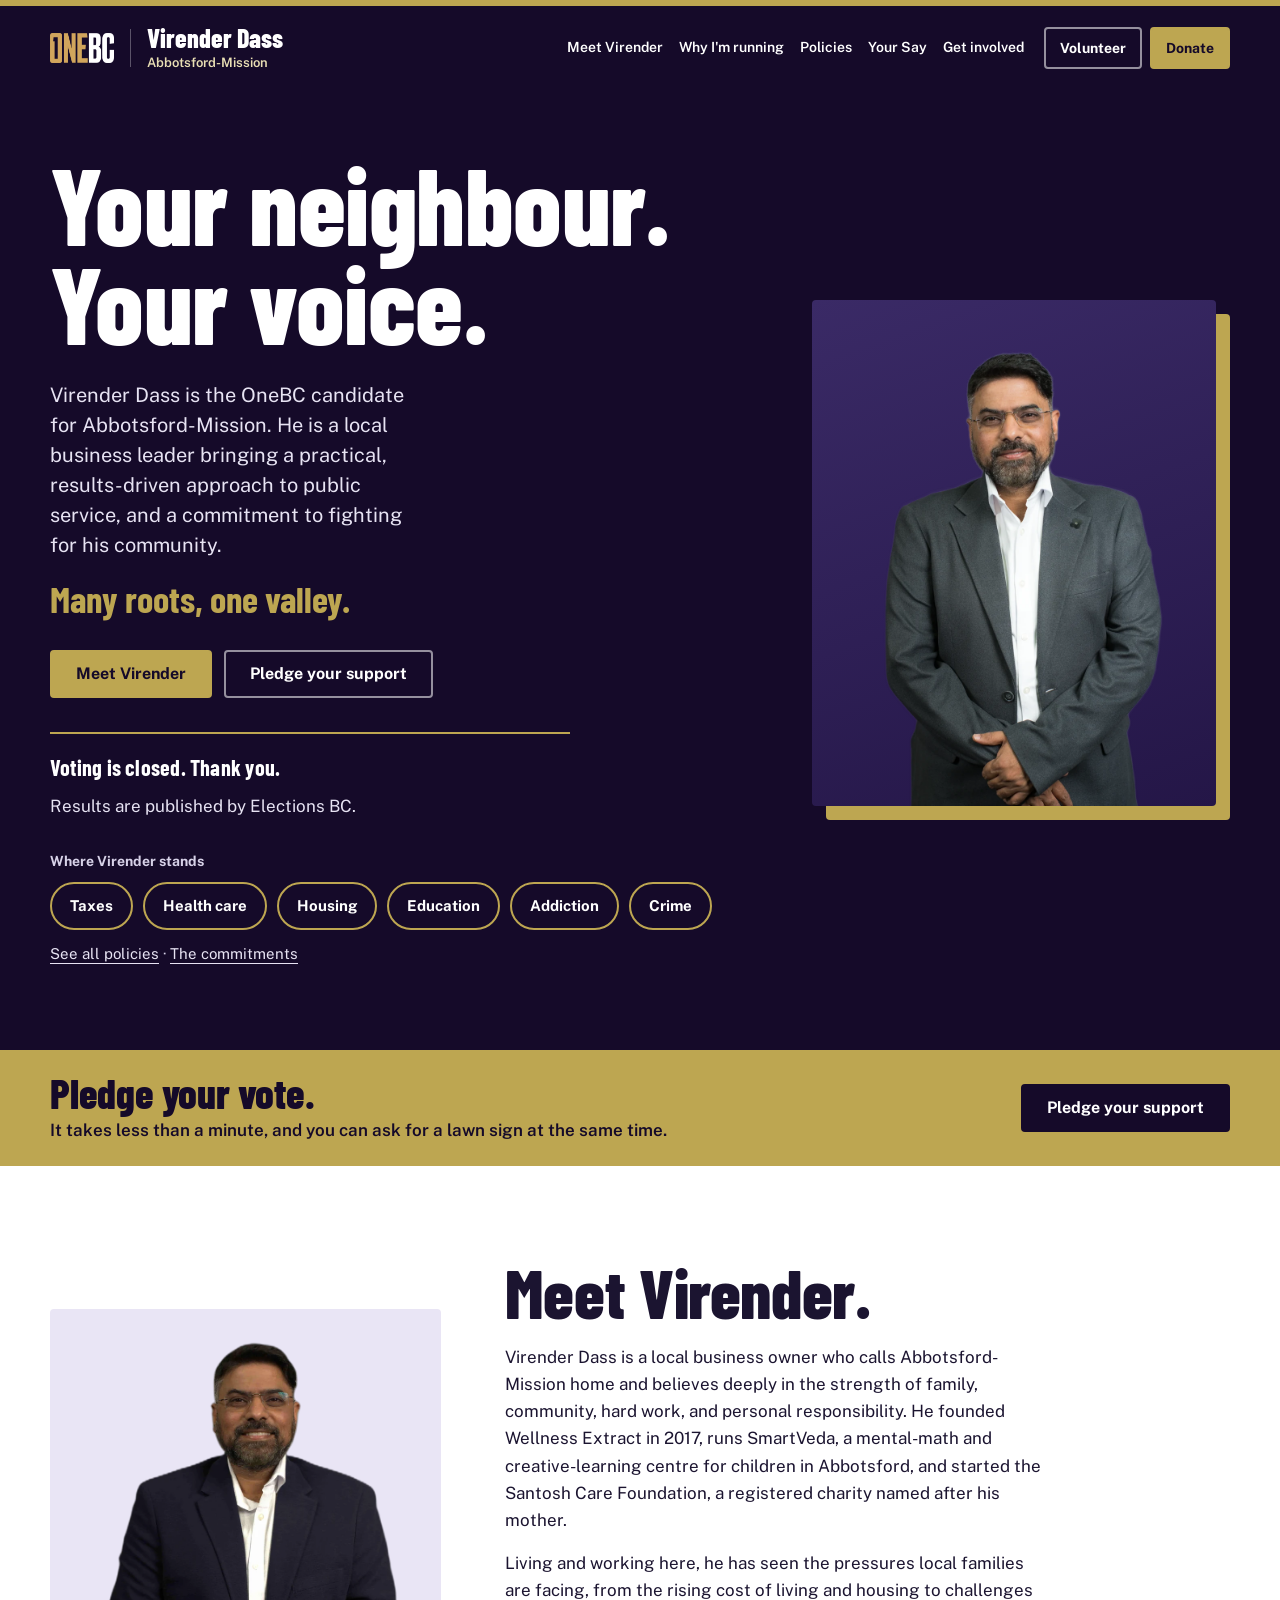
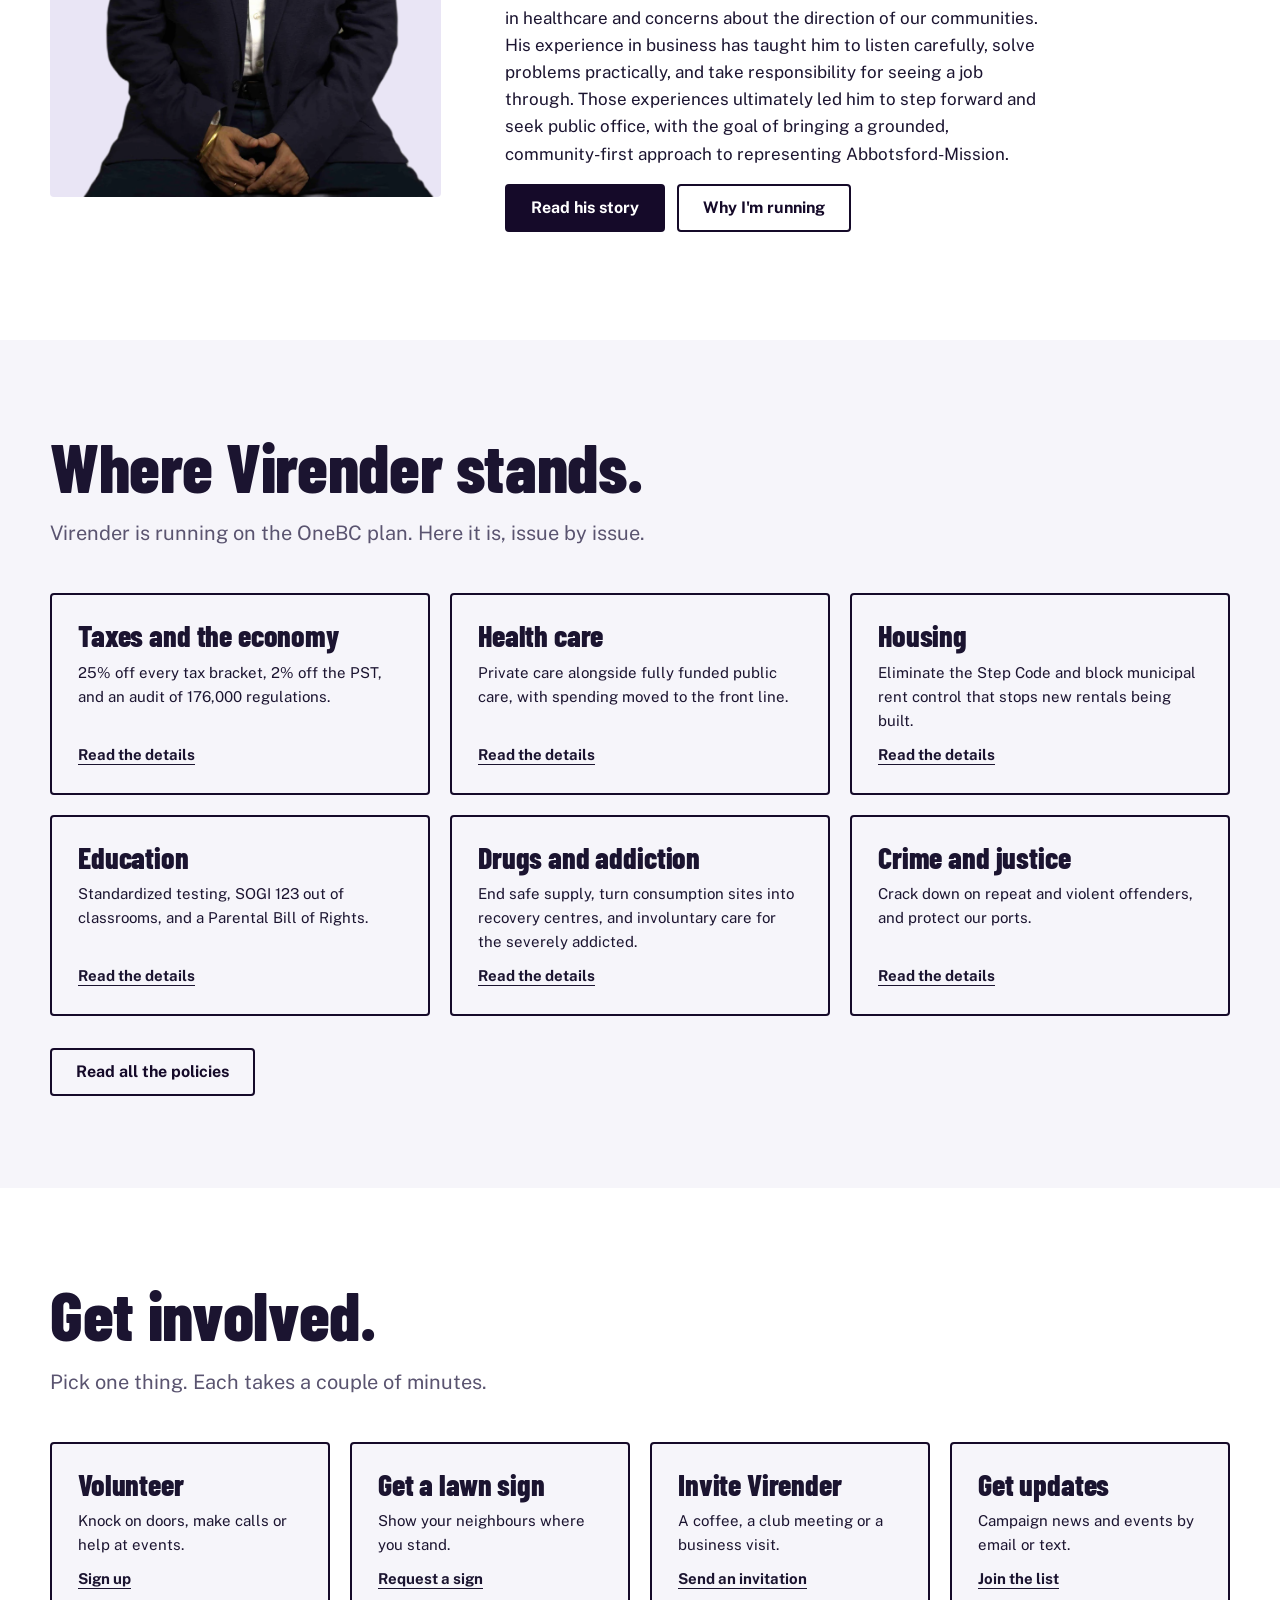
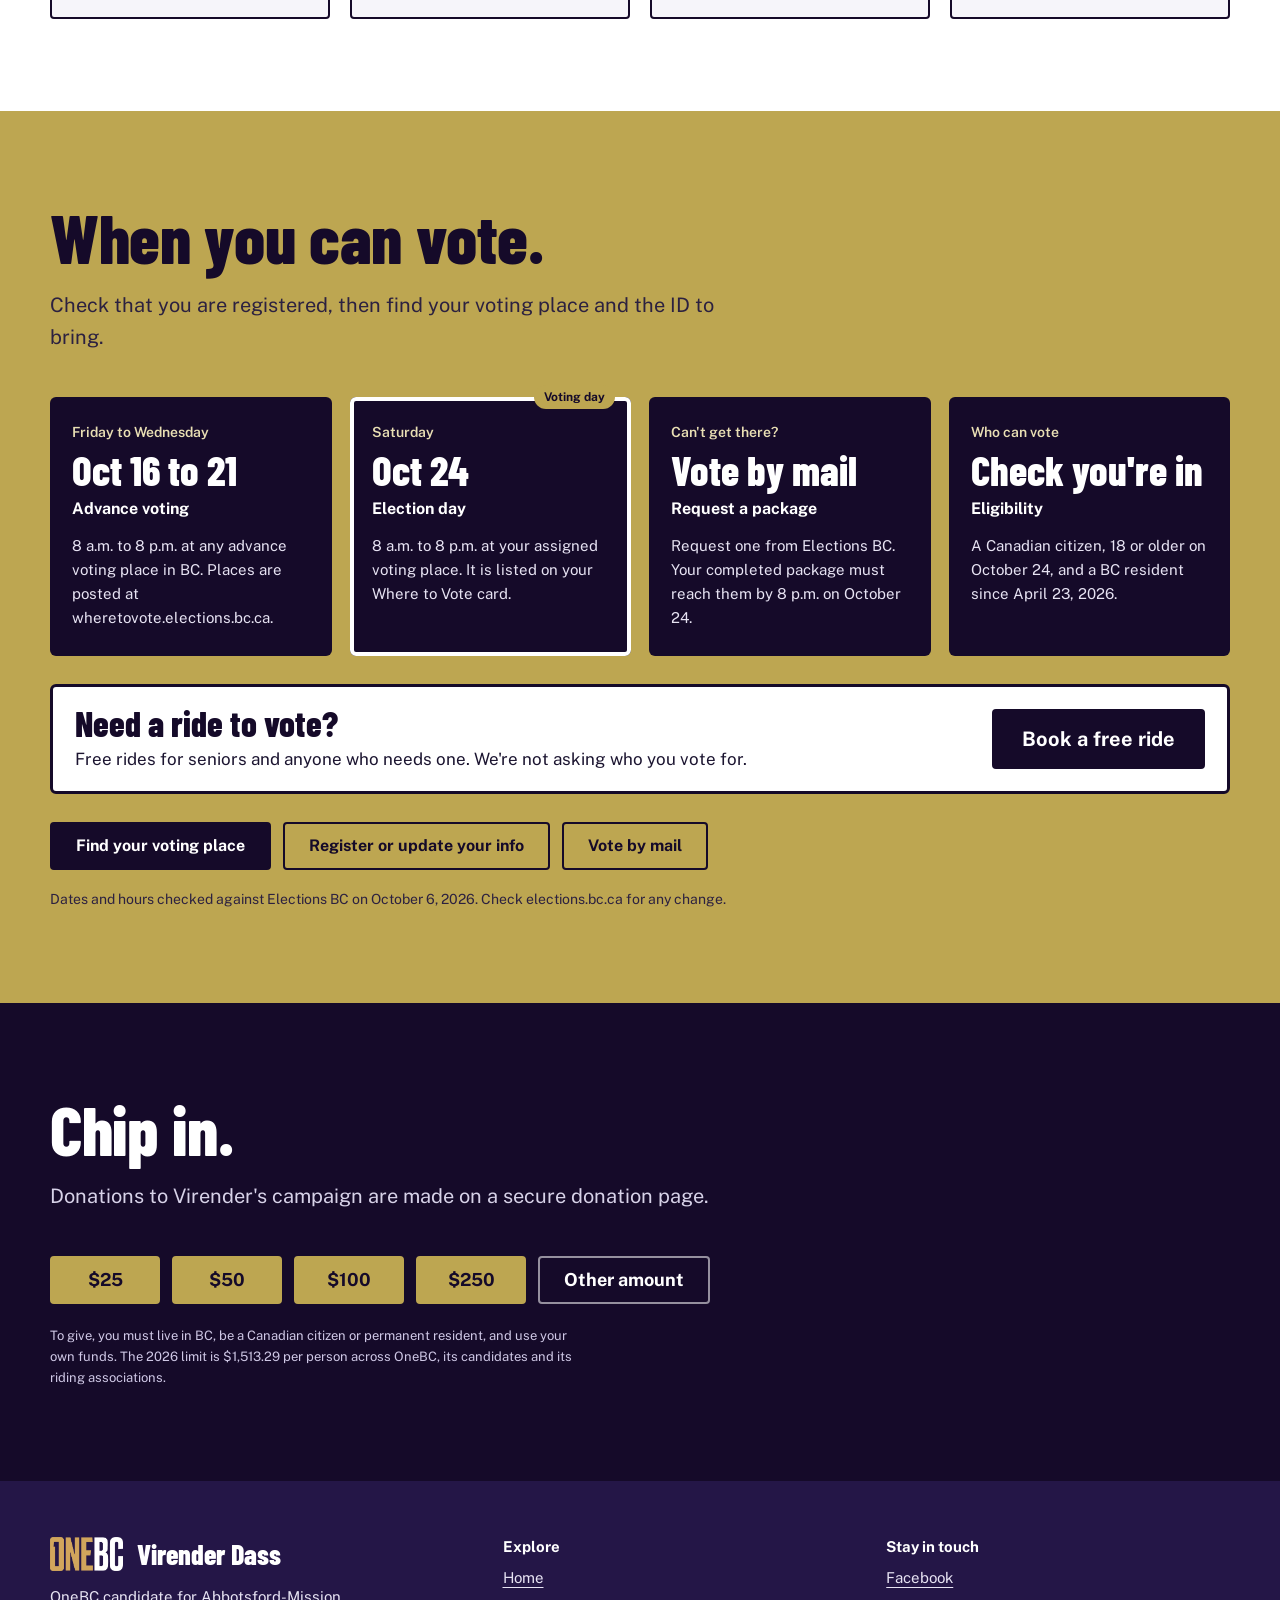
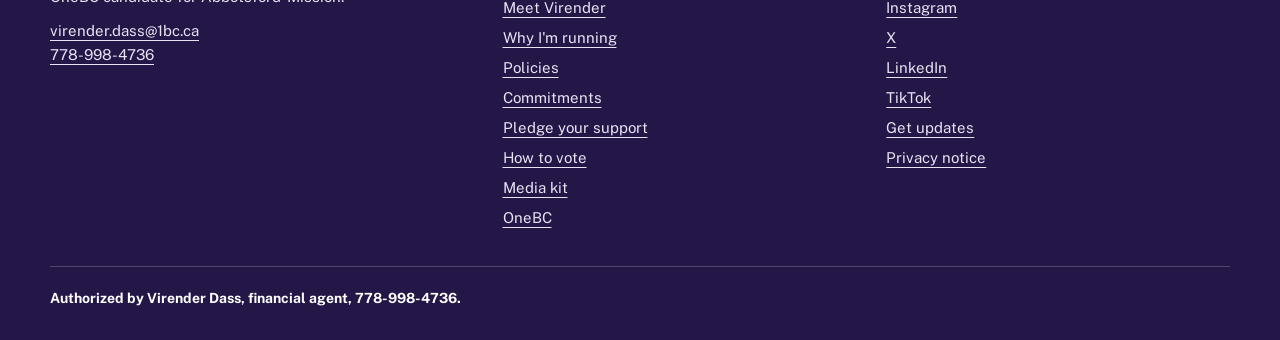
<file: index.html>
<!doctype html>
<html lang="en-CA">
<head>
<meta charset="utf-8">
<meta name="viewport" content="width=device-width,initial-scale=1">
<title>Virender Dass | OneBC Candidate, Abbotsford-Mission 2026</title>
<meta name="description" content="Virender Dass is the OneBC candidate for Abbotsford-Mission. Many roots, one valley. Meet him, read where he stands, and find out how to vote on October 24.">
<link rel="canonical" href="https://virenderdass.ca/">
<meta name="theme-color" content="#150A29">
<meta property="og:title" content="Virender Dass | OneBC Candidate, Abbotsford-Mission 2026">
<meta property="og:description" content="Virender Dass is the OneBC candidate for Abbotsford-Mission. Many roots, one valley. Meet him, read where he stands, and find out how to vote on October 24.">
<meta property="og:type" content="website">
<meta property="og:url" content="https://virenderdass.ca/">
<meta property="og:image" content="https://virenderdass.ca/assets/img/share-card.jpg">
<meta property="og:image:width" content="1200">
<meta property="og:image:height" content="630">
<meta property="og:image:alt" content="Virender Dass, OneBC candidate for Abbotsford-Mission">
<meta name="twitter:card" content="summary_large_image">
<meta name="twitter:image" content="https://virenderdass.ca/assets/img/share-card.jpg">
<link rel="icon" type="image/png" sizes="96x96" href="/favicon-96.png">
<link rel="icon" href="/favicon.ico" sizes="any">
<link rel="icon" type="image/png" sizes="192x192" href="/favicon-192.png">
<link rel="apple-touch-icon" href="/apple-touch-icon.png">
<link rel="preconnect" href="https://fonts.googleapis.com">
<link rel="preconnect" href="https://fonts.gstatic.com" crossorigin>
<link href="https://fonts.googleapis.com/css2?family=Barlow+Condensed:wght@600;700;800&family=Public+Sans:wght@400;600;700&display=swap" rel="stylesheet">
<link rel="preload" as="image" href="/assets/img/virender-hero.webp" type="image/webp" fetchpriority="high">
<link rel="stylesheet" href="assets/style.css">
<meta name="google-site-verification" content="gEOGqkCtDQ3HSSm0iR-bNP9rCApouEtlYIcQzOANTzs" />
<script type="application/ld+json">
{
  "@context": "https://schema.org",
  "@graph": [
    {
      "@type": "Person",
      "@id": "https://virenderdass.ca/#virender",
      "name": "Virender Dass",
      "url": "https://virenderdass.ca/",
      "image": "https://virenderdass.ca/assets/img/virender-portrait.jpg",
      "jobTitle": "OneBC candidate for Abbotsford-Mission",
      "description": "Virender Dass is the OneBC candidate for Abbotsford-Mission, a local business owner running in the 2026 BC election.",
      "affiliation": {
        "@type": "Organization",
        "name": "OneBC",
        "url": "https://1bc.ca/"
      },
      "sameAs": [
        "https://www.facebook.com/people/Virender-Dass-for-Abbotsford-Mission/61595107021778/",
        "https://www.instagram.com/virenderdassbc/",
        "https://x.com/virenderdassbc",
        "https://www.linkedin.com/company/virenderdassabbotsfordmission/",
        "https://www.tiktok.com/@virender.dass"
      ]
    },
    {
      "@type": "WebSite",
      "@id": "https://virenderdass.ca/#website",
      "url": "https://virenderdass.ca/",
      "name": "Virender Dass for Abbotsford-Mission",
      "inLanguage": "en-CA",
      "publisher": {
        "@id": "https://virenderdass.ca/#virender"
      }
    }
  ]
}
</script>
</head>
<body id="top">
<a class="skip" href="#main">Skip to content</a>
<header class="site-header">
  <div class="wrap bar">
    <a class="lockup" href="/" aria-label="Virender Dass, OneBC candidate for Abbotsford-Mission. Home">
      <img class="party-logo" src="assets/onebc-logo-reversed.png" alt="OneBC" width="73" height="34">
      <span class="rule" aria-hidden="true"></span>
      <span><span class="name">Virender Dass</span><span class="sub">Abbotsford-Mission</span></span>
    </a>
    <a class="btn btn-gold header-donate" href="#donate">Donate</a>
    <button class="menu-btn" aria-expanded="false" aria-controls="nav">Menu</button>
    <nav class="nav" id="nav" aria-label="Main">
      <a class="link" href="/meet-virender">Meet Virender</a>
      <a class="link" href="/why-im-running">Why I'm running</a>
      <a class="link" href="/policies">Policies</a>
      <a class="link" href="/your-say">Your Say</a>
      <a class="link" href="/#trending" data-trending-link hidden>Trending</a>
      <a class="link" href="/#involved">Get involved</a>
      <a class="link" href="/free-ride-to-vote" data-ride-link>Free ride to vote</a>
      <span class="cta">
        <button class="btn btn-ghost" data-form="volunteer" type="button">Volunteer</button>
        <a class="btn btn-gold" href="#donate">Donate</a>
      </span>
    </nav>
  </div>
</header>
<main id="main">
<section class="hero" aria-labelledby="hero-title">
  <div class="wrap hero-grid">
    <div>
      <h1 id="hero-title">Your neighbour.<br>Your voice.</h1>
      <p class="lede">Virender Dass is the OneBC candidate for Abbotsford-Mission. He is a local business leader bringing a practical, results-driven approach to public service, and a commitment to fighting for his community.</p>
      <p class="tagline">Many roots, one valley.</p>
      <div class="actions">
        <a class="btn btn-gold" href="/meet-virender">Meet Virender</a>
        <a class="btn btn-ghost" href="/pledge">Pledge your support</a>
      </div>
      <div class="countdown" id="countdown">
        <p class="cd-label" id="cd-label">Election day is Saturday, October 24</p>
        <div class="cd-grid" aria-hidden="true">
          <div><strong id="cd-d">--</strong><span>days</span></div>
          <div><strong id="cd-h">--</strong><span>hours</span></div>
          <div><strong id="cd-m">--</strong><span>minutes</span></div>
          <div class="cd-s"><strong id="cd-s">--</strong><span>seconds</span></div>
        </div>
        <p class="sr-only" id="cd-sr"></p>
        <p class="cd-status" id="cd-status">Advance voting is Friday, October 16 to Wednesday, October 21.</p>
      </div>
      <div class="pills">
        <p class="pills-label">Where Virender stands</p>
        <ul>
          <li><a href="/policies#costs">Taxes</a></li>
          <li><a href="/policies#health">Health care</a></li>
          <li><a href="/policies#housing">Housing</a></li>
          <li><a href="/policies#education">Education</a></li>
          <li><a href="/policies#safety">Addiction</a></li>
          <li><a href="/policies#crime">Crime</a></li>
        </ul>
        <p class="pill-links"><a href="/policies">See all policies</a> <span aria-hidden="true">·</span> <a href="/commitments">The commitments</a></p>
      </div>
    </div>
    <figure class="portrait">
      <div class="frame has-img" id="portrait"><img fetchpriority="high" src="assets/img/virender-hero.webp" alt="Virender Dass, OneBC candidate for Abbotsford-Mission" width="1000" height="1250"></div>
    </figure>
  </div>
</section>

<section class="pledge" aria-label="Pledge your vote">
  <div class="wrap">
    <div>
      <h2>Pledge your vote.</h2>
      <p>It takes less than a minute, and you can ask for a lawn sign at the same time.</p>
    </div>
    <a class="btn btn-navy" href="/pledge">Pledge your support</a>
  </div>
</section>

<section class="block teaser" aria-labelledby="meet-title">
  <div class="wrap teaser-grid">
    <figure class="photo-fig"><div class="photo-box"><img src="assets/img/virender-meet.webp" alt="Virender Dass, OneBC candidate for Abbotsford-Mission" width="900" height="1125" loading="lazy"></div></figure>
    <div>
      <h2 id="meet-title">Meet Virender.</h2>
      <p>Virender Dass is a local business owner who calls Abbotsford-Mission home and believes deeply in the strength of family, community, hard work, and personal responsibility. He founded Wellness Extract in 2017, runs SmartVeda, a mental-math and creative-learning centre for children in Abbotsford, and started the Santosh Care Foundation, a registered charity named after his mother.</p>
      <p>Living and working here, he has seen the pressures local families are facing, from the rising cost of living and housing to challenges in healthcare and concerns about the direction of our communities. His experience in business has taught him to listen carefully, solve problems practically, and take responsibility for seeing a job through. Those experiences ultimately led him to step forward and seek public office, with the goal of bringing a grounded, community-first approach to representing Abbotsford-Mission.</p>
      <p><a class="btn btn-navy" href="/meet-virender">Read his story</a> &nbsp; <a class="btn btn-line" href="/why-im-running">Why I'm running</a></p>
    </div>
  </div>
</section>

<section class="block" id="priorities" aria-labelledby="pri-title">
  <div class="wrap">
    <div class="sec-head">
      <h2 id="pri-title">Where Virender stands.</h2>
      <p>Virender is running on the OneBC plan. Here it is, issue by issue.</p>
    </div>
    <div class="tiles three">
      <a class="tile" href="/policies#costs"><h3>Taxes and the economy</h3><p>25% off every tax bracket, 2% off the PST, and an audit of 176,000 regulations.</p><span class="go">Read the details</span></a>
      <a class="tile" href="/policies#health"><h3>Health care</h3><p>Private care alongside fully funded public care, with spending moved to the front line.</p><span class="go">Read the details</span></a>
      <a class="tile" href="/policies#housing"><h3>Housing</h3><p>Eliminate the Step Code and block municipal rent control that stops new rentals being built.</p><span class="go">Read the details</span></a>
      <a class="tile" href="/policies#education"><h3>Education</h3><p>Standardized testing, SOGI 123 out of classrooms, and a Parental Bill of Rights.</p><span class="go">Read the details</span></a>
      <a class="tile" href="/policies#safety"><h3>Drugs and addiction</h3><p>End safe supply, turn consumption sites into recovery centres, and involuntary care for the severely addicted.</p><span class="go">Read the details</span></a>
      <a class="tile" href="/policies#crime"><h3>Crime and justice</h3><p>Crack down on repeat and violent offenders, and protect our ports.</p><span class="go">Read the details</span></a>
    </div>
    <p style="margin-top:32px"><a class="btn btn-line" href="/policies">Read all the policies</a></p>
  </div>
</section>

<section class="block trending" id="trending" aria-labelledby="trend-title" hidden>
  <div class="wrap">
    <div class="sec-head">
      <h2 id="trend-title">Trending on social.</h2>
      <p>Short videos from Virender's Facebook and Instagram. Press play to watch.</p>
    </div>
    <div class="video-row" id="video-row" role="region" aria-label="Campaign videos" tabindex="0"></div>
    <p class="video-note">Videos load from Facebook, Instagram or YouTube only after you press play, and those companies may collect information when they do. <button class="linkbtn" type="button" data-privacy-open>Privacy notice</button></p>
  </div>
</section>

<section class="block involved" id="involved" aria-labelledby="inv-title">
  <div class="wrap">
    <div class="sec-head">
      <h2 id="inv-title">Get involved.</h2>
      <p>Pick one thing. Each takes a couple of minutes.</p>
    </div>
    <div class="tiles">
      <button class="tile" type="button" data-form="volunteer"><h3>Volunteer</h3><p>Knock on doors, make calls or help at events.</p><span class="go">Sign up</span></button>
      <button class="tile" type="button" data-form="lawnsign"><h3>Get a lawn sign</h3><p>Show your neighbours where you stand.</p><span class="go">Request a sign</span></button>
      <button class="tile" type="button" data-form="invite"><h3>Invite Virender</h3><p>A coffee, a club meeting or a business visit.</p><span class="go">Send an invitation</span></button>
      <button class="tile" type="button" data-form="updates"><h3>Get updates</h3><p>Campaign news and events by email or text.</p><span class="go">Join the list</span></button>
    </div>
  </div>
</section>

<section class="block vote" id="vote" aria-labelledby="vote-title">
  <div class="wrap">
    <div class="sec-head">
      <h2 id="vote-title">When you can vote.</h2>
      <p>Check that you are registered, then find your voting place and the ID to bring.</p>
    </div>
    <div class="vote-cards">
      <div class="vcard">
        <span class="dow">Friday to Wednesday</span>
        <strong>Oct 16 to 21</strong>
        <span class="what">Advance voting</span>
        <p>8 a.m. to 8 p.m. at any advance voting place in BC. Places are posted at wheretovote.elections.bc.ca.</p>
      </div>
      <div class="vcard hl">
        <span class="dow">Saturday</span>
        <strong>Oct 24</strong>
        <span class="what">Election day</span>
        <p>8 a.m. to 8 p.m. at your assigned voting place. It is listed on your Where to Vote card.</p>
        <em class="badge">Voting day</em>
      </div>
      <div class="vcard">
        <span class="dow">Can't get there?</span>
        <strong>Vote by mail</strong>
        <span class="what">Request a package</span>
        <p>Request one from Elections BC. Your completed package must reach them by 8 p.m. on October 24.</p>
      </div>
      <div class="vcard">
        <span class="dow">Who can vote</span>
        <strong>Check you're in</strong>
        <span class="what">Eligibility</span>
        <p>A Canadian citizen, 18 or older on October 24, and a BC resident since April 23, 2026.</p>
      </div>
    </div>
    <div class="ride-strip">
      <div><strong>Need a ride to vote?</strong><span>Free rides for seniors and anyone who needs one. We're not asking who you vote for.</span></div>
      <a class="btn btn-navy btn-lg" href="/free-ride-to-vote">Book a free ride</a>
    </div>
    <p class="vote-actions">
      <a class="btn btn-navy" href="https://wheretovote.elections.bc.ca" target="_blank" rel="noopener">Find your voting place</a>
      <a class="btn btn-line" href="https://elections.bc.ca/register" target="_blank" rel="noopener">Register or update your info</a>
      <a class="btn btn-line" href="https://elections.bc.ca/votebymail" target="_blank" rel="noopener">Vote by mail</a>
    </p>
    <p class="checked">Dates and hours checked against Elections BC on October 6, 2026. Check elections.bc.ca for any change.</p>
  </div>
</section>
<section class="block donate" id="donate" aria-labelledby="don-title">
  <div class="wrap">
    <div class="sec-head">
      <h2 id="don-title">Chip in.</h2>
      <p>Donations to Virender's campaign are made on a secure donation page.</p>
    </div>
    <div class="amounts">
      <a class="btn btn-gold" href="#" data-link="donate" target="_blank" rel="noopener">$25</a>
      <a class="btn btn-gold" href="#" data-link="donate" target="_blank" rel="noopener">$50</a>
      <a class="btn btn-gold" href="#" data-link="donate" target="_blank" rel="noopener">$100</a>
      <a class="btn btn-gold" href="#" data-link="donate" target="_blank" rel="noopener">$250</a>
      <a class="btn btn-ghost" href="#" data-link="donate" target="_blank" rel="noopener">Other amount</a>
    </div>
    <p class="fine">To give, you must live in BC, be a Canadian citizen or permanent resident, and use your own funds. The 2026 limit is $1,513.29 per person across OneBC, its candidates and its riding associations.</p>
  </div>
</section>
</main>

<footer class="footer">
  <div class="wrap">
    <div class="f-grid">
      <div>
        <div class="logo-row">
          <img class="party-logo" src="assets/onebc-logo-reversed.png" alt="OneBC" width="73" height="34">
          <span class="nm">Virender Dass</span>
        </div>
        <p>OneBC candidate for Abbotsford-Mission.</p>
        <p style="margin-top:10px"><a href="mailto:virender.dass@1bc.ca">virender.dass@1bc.ca</a><br><a href="tel:+17789984736">778-998-4736</a></p>
      </div>
      <div>
        <h4>Explore</h4>
        <ul>
          <li><a href="/">Home</a></li>
          <li><a href="/meet-virender">Meet Virender</a></li>
          <li><a href="/why-im-running">Why I'm running</a></li>
          <li><a href="/policies">Policies</a></li>
          <li><a href="/commitments">Commitments</a></li>
          <li><a href="/pledge">Pledge your support</a></li>
          <li><a href="/#vote">How to vote</a></li>
          <li><a href="/media-kit">Media kit</a></li>
          <li><a href="https://1bc.ca/" target="_blank" rel="noopener">OneBC</a></li>
        </ul>
      </div>
      <div>
        <h4>Stay in touch</h4>
        <ul>
          <li><a href="https://www.facebook.com/people/Virender-Dass-for-Abbotsford-Mission/61595107021778/" target="_blank" rel="noopener noreferrer">Facebook</a></li>
          <li><a href="https://www.instagram.com/virenderdassbc/" target="_blank" rel="noopener noreferrer">Instagram</a></li>
          <li><a href="https://x.com/virenderdassbc" target="_blank" rel="noopener noreferrer">X</a></li>
          <li><a href="https://www.linkedin.com/company/virenderdassabbotsfordmission/" target="_blank" rel="noopener noreferrer">LinkedIn</a></li>
          <li><a href="https://www.tiktok.com/@virender.dass" target="_blank" rel="noopener noreferrer">TikTok</a></li>
          <li><button class="linkbtn" type="button" data-form="updates">Get updates</button></li>
          <li><button class="linkbtn" type="button" data-privacy-open>Privacy notice</button></li>
        </ul>
      </div>
    </div>
    <div class="auth">
      <p><strong>Authorized by Virender Dass, financial agent, 778-998-4736.</strong></p>
    </div>
  </div>
</footer>

<dialog id="dlg" aria-labelledby="dlg-title">
  <div class="dlg-in">
    <div class="dlg-head"><h2 id="dlg-title"></h2><button class="x" type="button" aria-label="Close" id="dlg-x">&times;</button></div>
    <p class="dlg-intro" id="dlg-intro"></p>
    <div id="dlg-body"></div>
  </div>
</dialog>
<script src="assets/videos.js"></script>
<script src="assets/site.js"></script>
</body>
</html>
</file>
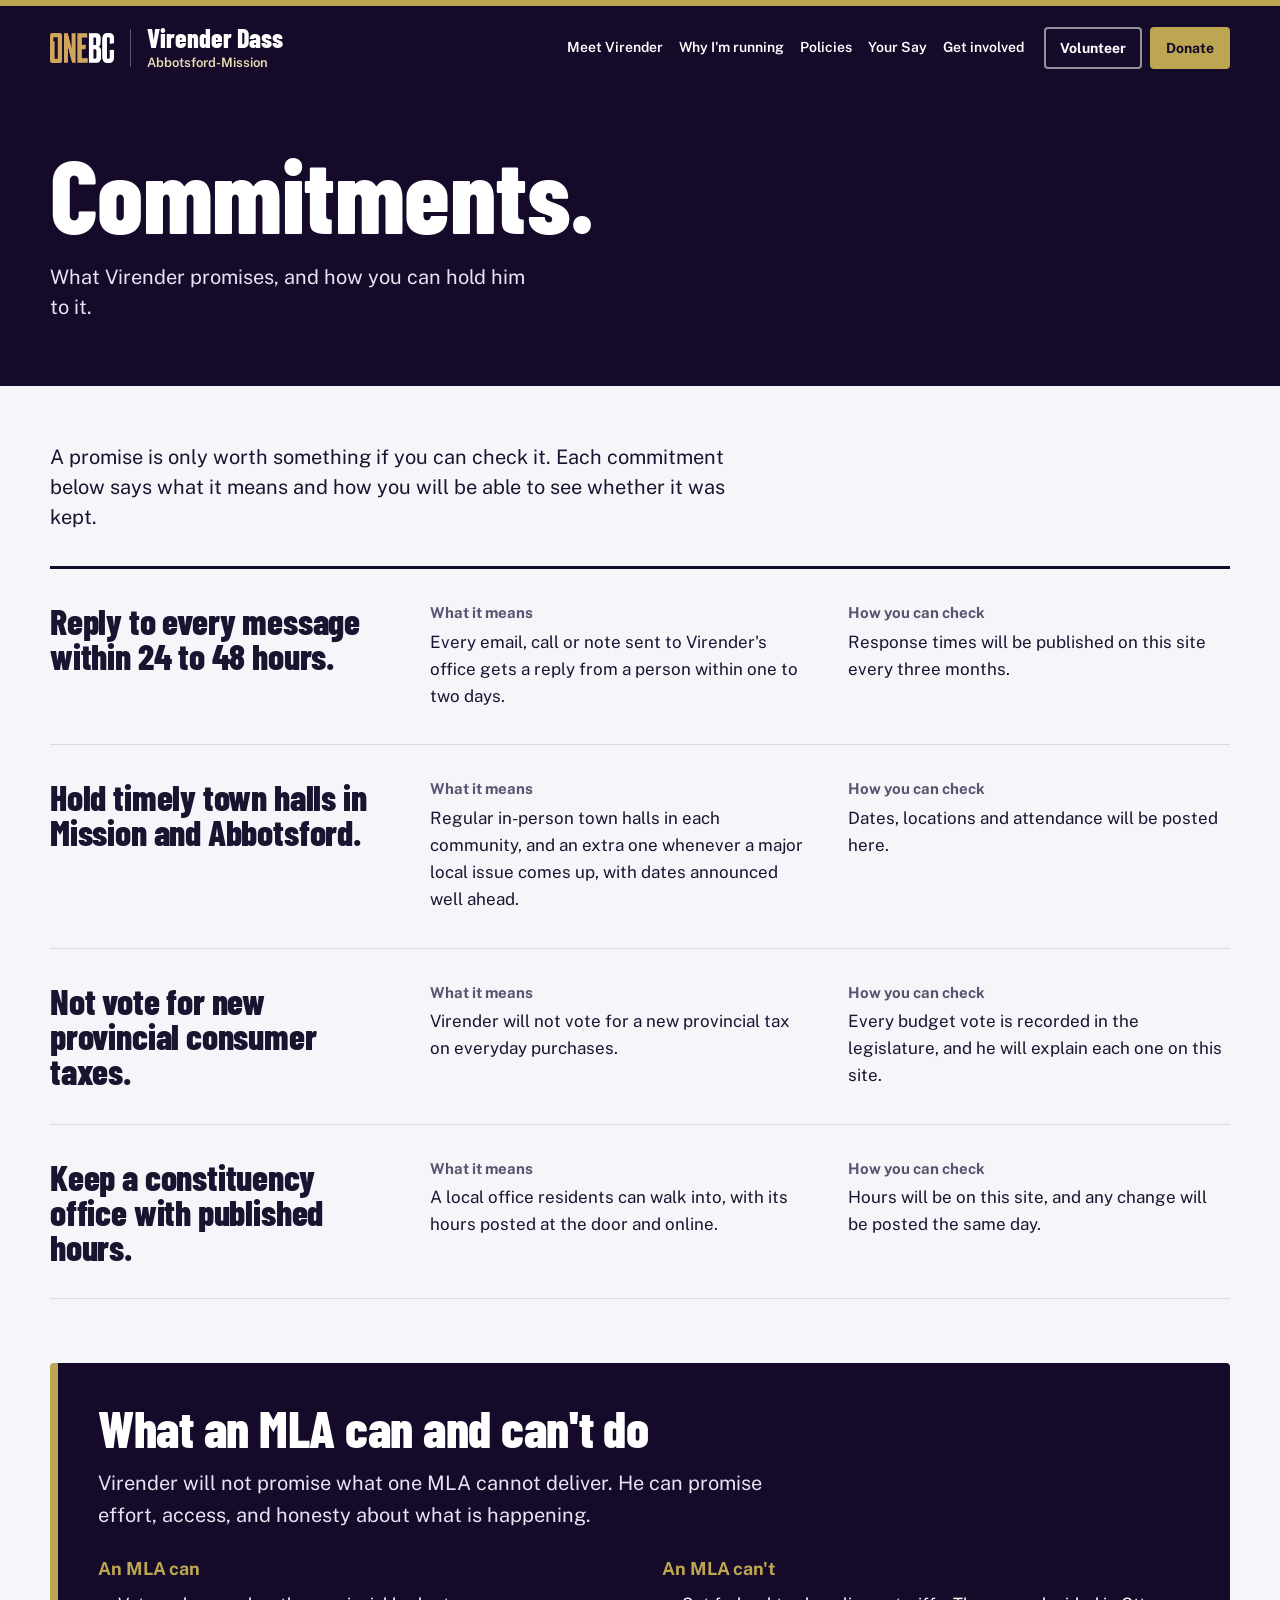
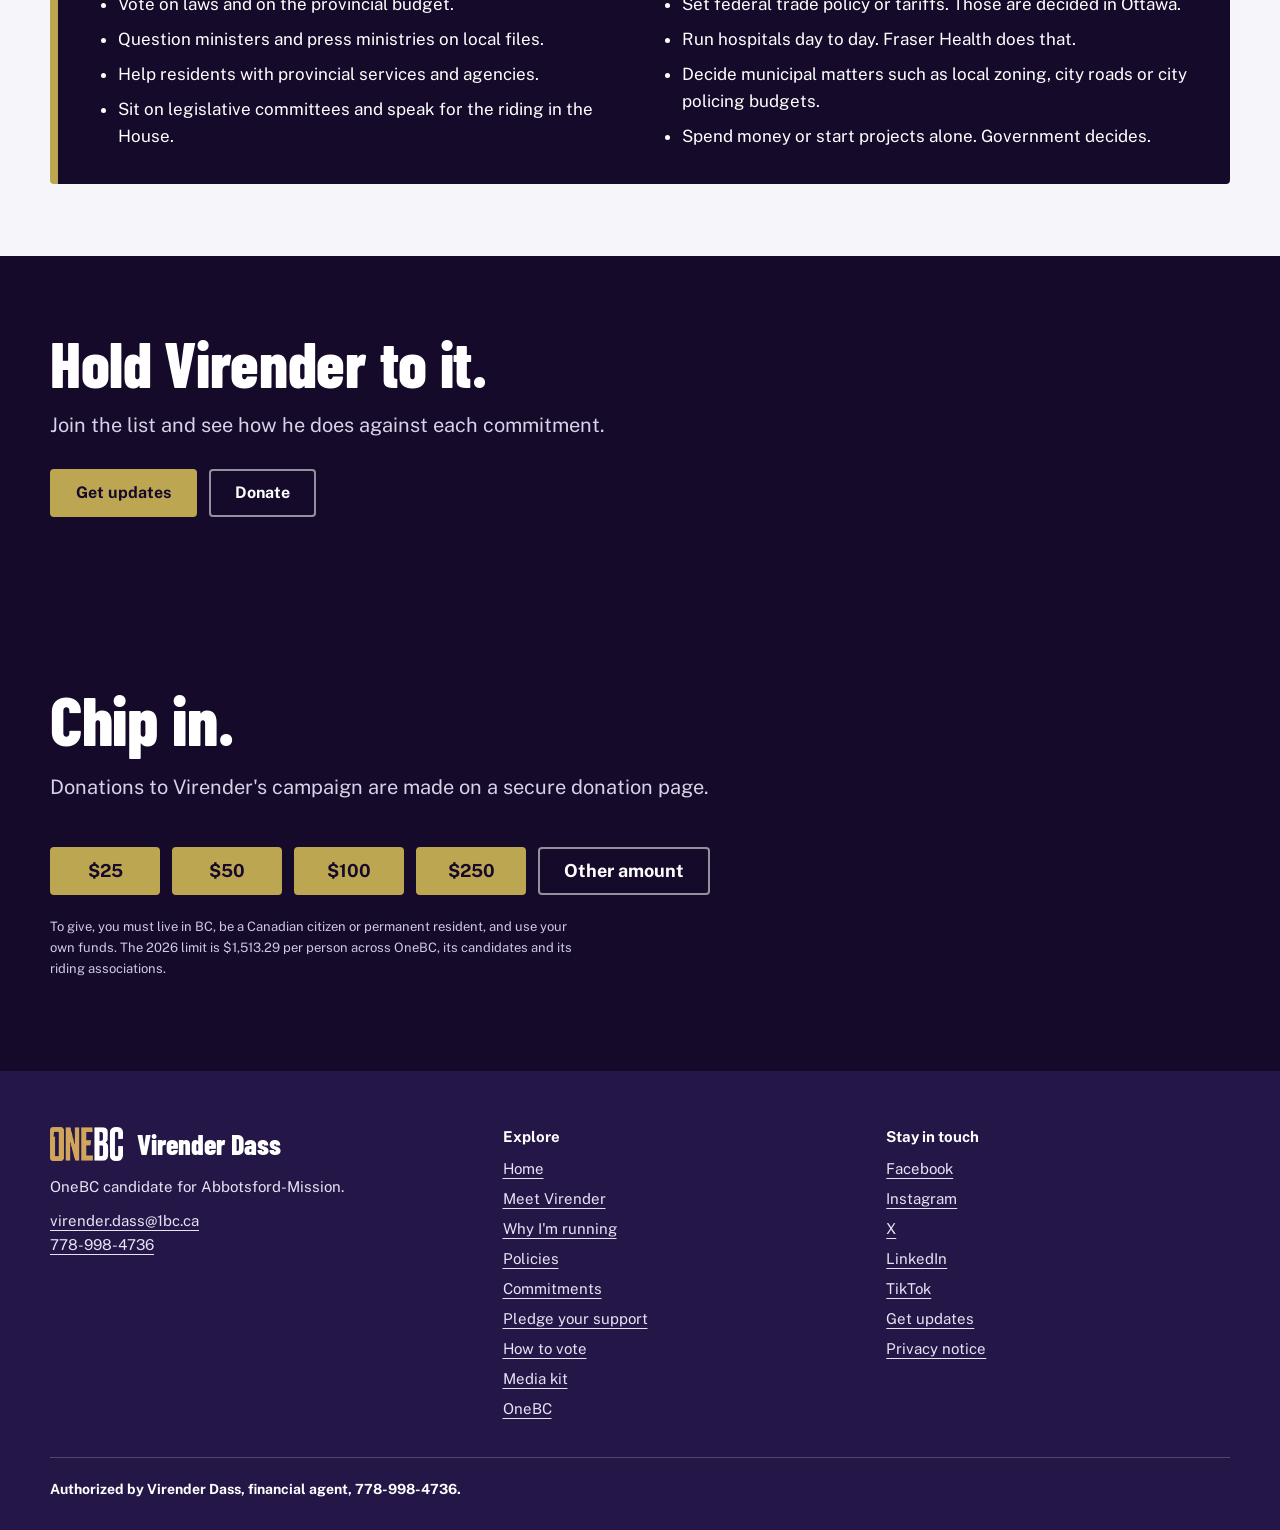
<file: commitments.html>
<!doctype html>
<html lang="en-CA">
<head>
<meta charset="utf-8">
<meta name="viewport" content="width=device-width,initial-scale=1">
<title>Commitments | Virender Dass, OneBC candidate for Abbotsford-Mission</title>
<meta name="description" content="What Virender Dass promises, and how you can hold him to it.">
<link rel="canonical" href="https://virenderdass.ca/commitments">
<meta name="theme-color" content="#150A29">
<meta property="og:title" content="Commitments | Virender Dass, OneBC candidate for Abbotsford-Mission">
<meta property="og:description" content="What Virender Dass promises, and how you can hold him to it.">
<meta property="og:type" content="website">
<meta property="og:url" content="https://virenderdass.ca/commitments">
<meta property="og:image" content="https://virenderdass.ca/assets/img/share-card.jpg">
<meta property="og:image:width" content="1200">
<meta property="og:image:height" content="630">
<meta property="og:image:alt" content="Virender Dass, OneBC candidate for Abbotsford-Mission">
<meta name="twitter:card" content="summary_large_image">
<meta name="twitter:image" content="https://virenderdass.ca/assets/img/share-card.jpg">
<link rel="icon" type="image/png" sizes="96x96" href="/favicon-96.png">
<link rel="icon" href="/favicon.ico" sizes="any">
<link rel="icon" type="image/png" sizes="192x192" href="/favicon-192.png">
<link rel="apple-touch-icon" href="/apple-touch-icon.png">
<link rel="preconnect" href="https://fonts.googleapis.com">
<link rel="preconnect" href="https://fonts.gstatic.com" crossorigin>
<link href="https://fonts.googleapis.com/css2?family=Barlow+Condensed:wght@600;700;800&family=Public+Sans:wght@400;600;700&display=swap" rel="stylesheet">
<link rel="stylesheet" href="assets/style.css">
<script type="application/ld+json">
{
  "@context": "https://schema.org",
  "@type": "BreadcrumbList",
  "itemListElement": [
    {
      "@type": "ListItem",
      "position": 1,
      "name": "Home",
      "item": "https://virenderdass.ca/"
    },
    {
      "@type": "ListItem",
      "position": 2,
      "name": "Commitments",
      "item": "https://virenderdass.ca/commitments"
    }
  ]
}
</script>
</head>
<body id="top">
<a class="skip" href="#main">Skip to content</a>
<header class="site-header">
  <div class="wrap bar">
    <a class="lockup" href="/" aria-label="Virender Dass, OneBC candidate for Abbotsford-Mission. Home">
      <img class="party-logo" src="assets/onebc-logo-reversed.png" alt="OneBC" width="73" height="34">
      <span class="rule" aria-hidden="true"></span>
      <span><span class="name">Virender Dass</span><span class="sub">Abbotsford-Mission</span></span>
    </a>
    <a class="btn btn-gold header-donate" href="#donate">Donate</a>
    <button class="menu-btn" aria-expanded="false" aria-controls="nav">Menu</button>
    <nav class="nav" id="nav" aria-label="Main">
      <a class="link" href="/meet-virender">Meet Virender</a>
      <a class="link" href="/why-im-running">Why I'm running</a>
      <a class="link" href="/policies">Policies</a>
      <a class="link" href="/your-say">Your Say</a>
      <a class="link" href="/#trending" data-trending-link hidden>Trending</a>
      <a class="link" href="/#involved">Get involved</a>
      <a class="link" href="/free-ride-to-vote" data-ride-link>Free ride to vote</a>
      <span class="cta">
        <button class="btn btn-ghost" data-form="volunteer" type="button">Volunteer</button>
        <a class="btn btn-gold" href="#donate">Donate</a>
      </span>
    </nav>
  </div>
</header>
<main id="main">
<section class="page-hero">
  <div class="wrap">
    <h1>Commitments.</h1>
    <p class="sub">What Virender promises, and how you can hold him to it.</p>
  </div>
</section>

<div class="wrap">
  <div class="intro-box">
    <p>A promise is only worth something if you can check it. Each commitment below says what it means and how you will be able to see whether it was kept.</p>
  </div>

  <div class="commits">
<article class="commit">
  <h3>Reply to every message within 24 to 48 hours.</h3>
  <div><h4>What it means</h4><p>Every email, call or note sent to Virender's office gets a reply from a person within one to two days.</p></div>
  <div><h4>How you can check</h4><p>Response times will be published on this site every three months.</p></div>
</article>

<article class="commit">
  <h3>Hold timely town halls in Mission and Abbotsford.</h3>
  <div><h4>What it means</h4><p>Regular in-person town halls in each community, and an extra one whenever a major local issue comes up, with dates announced well ahead.</p></div>
  <div><h4>How you can check</h4><p>Dates, locations and attendance will be posted here.</p></div>
</article>

<article class="commit">
  <h3>Not vote for new provincial consumer taxes.</h3>
  <div><h4>What it means</h4><p>Virender will not vote for a new provincial tax on everyday purchases.</p></div>
  <div><h4>How you can check</h4><p>Every budget vote is recorded in the legislature, and he will explain each one on this site.</p></div>
</article>

<article class="commit">
  <h3>Keep a constituency office with published hours.</h3>
  <div><h4>What it means</h4><p>A local office residents can walk into, with its hours posted at the door and online.</p></div>
  <div><h4>How you can check</h4><p>Hours will be on this site, and any change will be posted the same day.</p></div>
</article>

  </div>

  <section class="scope" aria-labelledby="scope-t">
    <h2 id="scope-t">What an MLA can and can't do</h2>
    <p class="lead">Virender will not promise what one MLA cannot deliver. He can promise effort, access, and honesty about what is happening.</p>
    <div class="scope-grid">
      <div>
        <h3>An MLA can</h3>
        <ul>
          <li>Vote on laws and on the provincial budget.</li>
          <li>Question ministers and press ministries on local files.</li>
          <li>Help residents with provincial services and agencies.</li>
          <li>Sit on legislative committees and speak for the riding in the House.</li>
        </ul>
      </div>
      <div>
        <h3>An MLA can't</h3>
        <ul>
          <li>Set federal trade policy or tariffs. Those are decided in Ottawa.</li>
          <li>Run hospitals day to day. Fraser Health does that.</li>
          <li>Decide municipal matters such as local zoning, city roads or city policing budgets.</li>
          <li>Spend money or start projects alone. Government decides.</li>
        </ul>
      </div>
    </div>
  </section>
</div>

<section class="cta-band" aria-labelledby="stand-title">
  <div class="wrap">
    <h2 id="stand-title">Hold Virender to it.</h2>
    <p>Join the list and see how he does against each commitment.</p>
    <div class="actions"><button class="btn btn-gold" type="button" data-form="updates">Get updates</button><a class="btn btn-ghost" href="#donate">Donate</a></div>
  </div>
</section>

<section class="block donate" id="donate" aria-labelledby="don-title">
  <div class="wrap">
    <div class="sec-head">
      <h2 id="don-title">Chip in.</h2>
      <p>Donations to Virender's campaign are made on a secure donation page.</p>
    </div>
    <div class="amounts">
      <a class="btn btn-gold" href="#" data-link="donate" target="_blank" rel="noopener">$25</a>
      <a class="btn btn-gold" href="#" data-link="donate" target="_blank" rel="noopener">$50</a>
      <a class="btn btn-gold" href="#" data-link="donate" target="_blank" rel="noopener">$100</a>
      <a class="btn btn-gold" href="#" data-link="donate" target="_blank" rel="noopener">$250</a>
      <a class="btn btn-ghost" href="#" data-link="donate" target="_blank" rel="noopener">Other amount</a>
    </div>
    <p class="fine">To give, you must live in BC, be a Canadian citizen or permanent resident, and use your own funds. The 2026 limit is $1,513.29 per person across OneBC, its candidates and its riding associations.</p>
  </div>
</section>
</main>

<footer class="footer">
  <div class="wrap">
    <div class="f-grid">
      <div>
        <div class="logo-row">
          <img class="party-logo" src="assets/onebc-logo-reversed.png" alt="OneBC" width="73" height="34">
          <span class="nm">Virender Dass</span>
        </div>
        <p>OneBC candidate for Abbotsford-Mission.</p>
        <p style="margin-top:10px"><a href="mailto:virender.dass@1bc.ca">virender.dass@1bc.ca</a><br><a href="tel:+17789984736">778-998-4736</a></p>
      </div>
      <div>
        <h4>Explore</h4>
        <ul>
          <li><a href="/">Home</a></li>
          <li><a href="/meet-virender">Meet Virender</a></li>
          <li><a href="/why-im-running">Why I'm running</a></li>
          <li><a href="/policies">Policies</a></li>
          <li><a href="/commitments">Commitments</a></li>
          <li><a href="/pledge">Pledge your support</a></li>
          <li><a href="/#vote">How to vote</a></li>
          <li><a href="/media-kit">Media kit</a></li>
          <li><a href="https://1bc.ca/" target="_blank" rel="noopener">OneBC</a></li>
        </ul>
      </div>
      <div>
        <h4>Stay in touch</h4>
        <ul>
          <li><a href="https://www.facebook.com/people/Virender-Dass-for-Abbotsford-Mission/61595107021778/" target="_blank" rel="noopener noreferrer">Facebook</a></li>
          <li><a href="https://www.instagram.com/virenderdassbc/" target="_blank" rel="noopener noreferrer">Instagram</a></li>
          <li><a href="https://x.com/virenderdassbc" target="_blank" rel="noopener noreferrer">X</a></li>
          <li><a href="https://www.linkedin.com/company/virenderdassabbotsfordmission/" target="_blank" rel="noopener noreferrer">LinkedIn</a></li>
          <li><a href="https://www.tiktok.com/@virender.dass" target="_blank" rel="noopener noreferrer">TikTok</a></li>
          <li><button class="linkbtn" type="button" data-form="updates">Get updates</button></li>
          <li><button class="linkbtn" type="button" data-privacy-open>Privacy notice</button></li>
        </ul>
      </div>
    </div>
    <div class="auth">
      <p><strong>Authorized by Virender Dass, financial agent, 778-998-4736.</strong></p>
    </div>
  </div>
</footer>

<dialog id="dlg" aria-labelledby="dlg-title">
  <div class="dlg-in">
    <div class="dlg-head"><h2 id="dlg-title"></h2><button class="x" type="button" aria-label="Close" id="dlg-x">&times;</button></div>
    <p class="dlg-intro" id="dlg-intro"></p>
    <div id="dlg-body"></div>
  </div>
</dialog>
<script src="assets/videos.js"></script>
<script src="assets/site.js"></script>
</body>
</html>
</file>
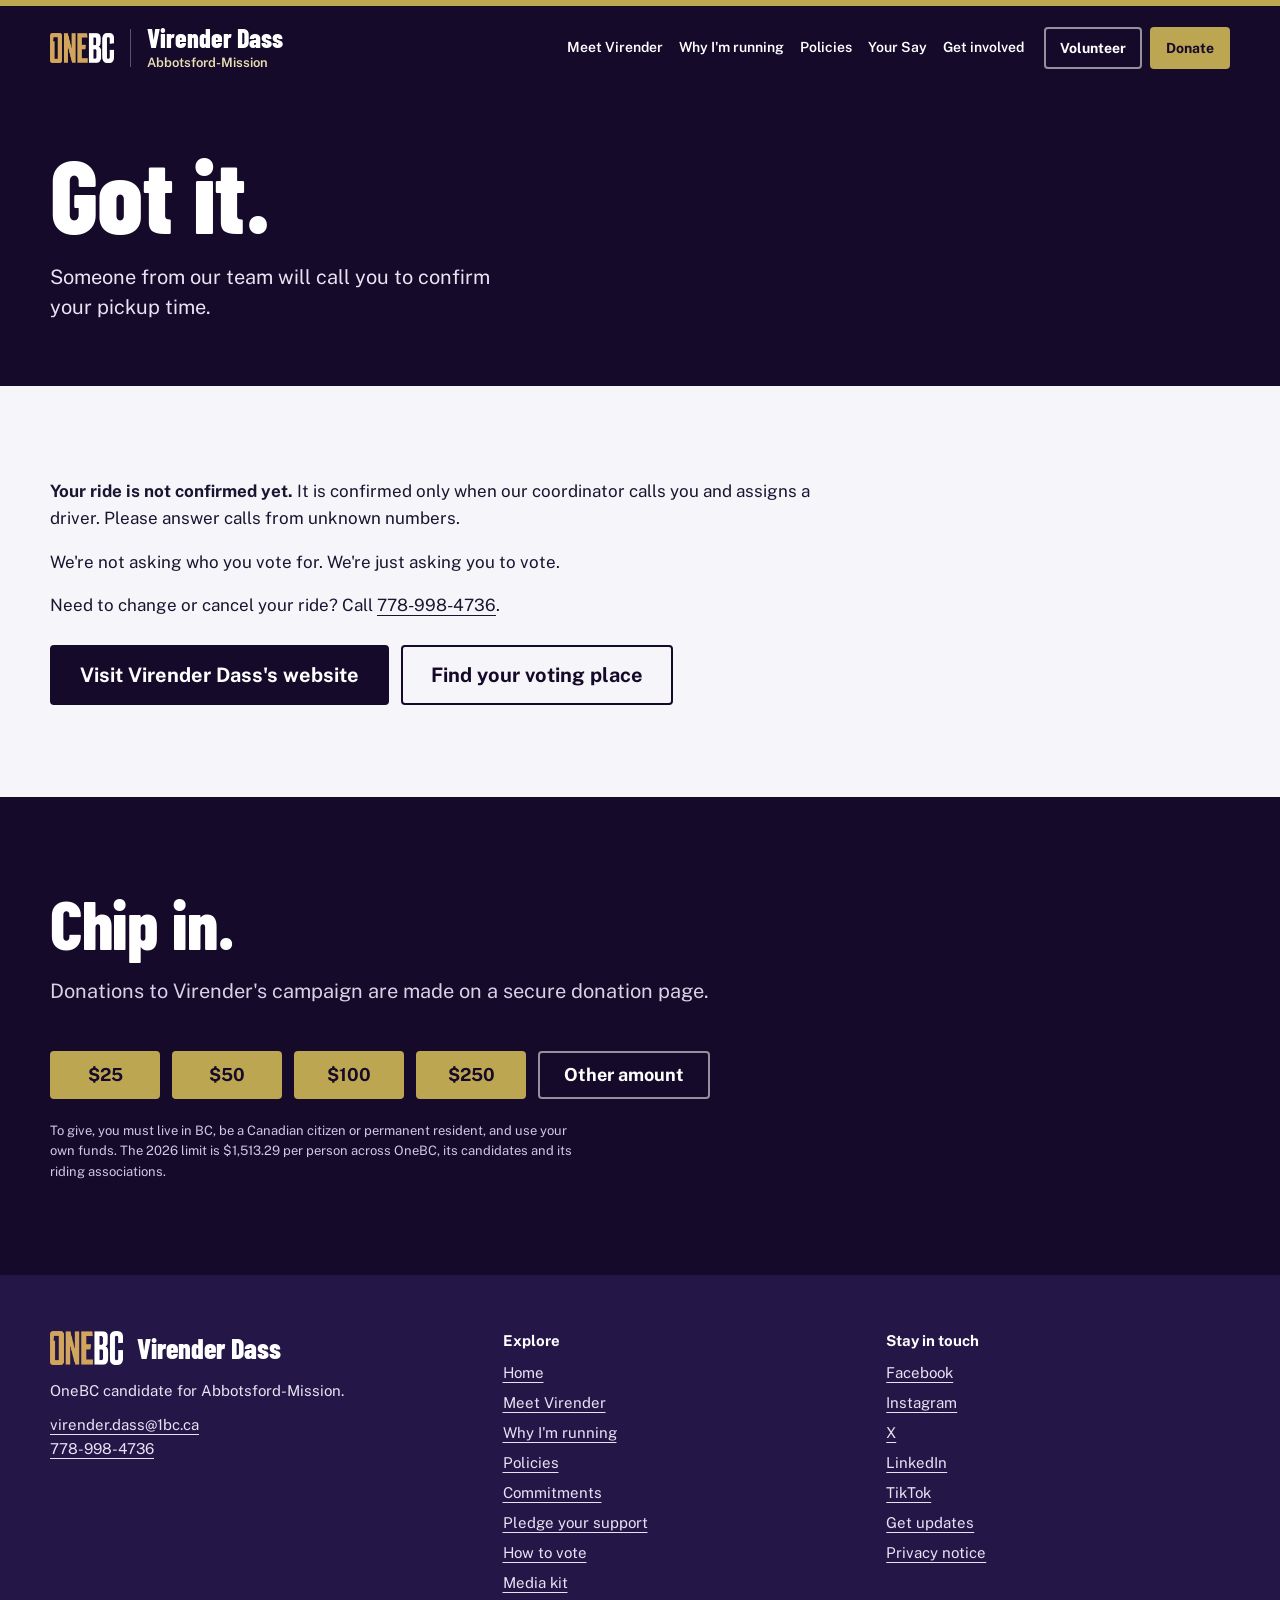
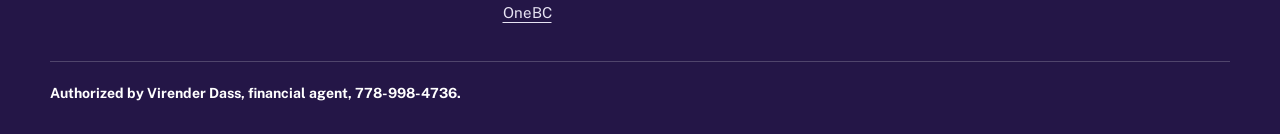
<file: free-ride-confirmed.html>
<!doctype html>
<html lang="en-CA">
<head>
<meta charset="utf-8">
<meta name="viewport" content="width=device-width,initial-scale=1">
<title>Ride request received | Virender Dass</title>
<meta name="description" content="Your free ride request has been received. Someone from our team will call you to confirm your pickup time.">
<meta name="robots" content="noindex">
<meta name="theme-color" content="#150A29">
<meta property="og:title" content="Ride request received | Virender Dass">
<meta property="og:description" content="Your free ride request has been received. Someone from our team will call you to confirm your pickup time.">
<meta property="og:type" content="website">
<meta property="og:image" content="https://virenderdass.ca/assets/img/share-card.jpg">
<meta property="og:image:width" content="1200">
<meta property="og:image:height" content="630">
<meta property="og:image:alt" content="Virender Dass, OneBC candidate for Abbotsford-Mission">
<meta name="twitter:card" content="summary_large_image">
<meta name="twitter:image" content="https://virenderdass.ca/assets/img/share-card.jpg">
<link rel="icon" type="image/png" sizes="96x96" href="/favicon-96.png">
<link rel="icon" href="/favicon.ico" sizes="any">
<link rel="icon" type="image/png" sizes="192x192" href="/favicon-192.png">
<link rel="apple-touch-icon" href="/apple-touch-icon.png">
<link rel="preconnect" href="https://fonts.googleapis.com">
<link rel="preconnect" href="https://fonts.gstatic.com" crossorigin>
<link href="https://fonts.googleapis.com/css2?family=Barlow+Condensed:wght@600;700;800&family=Public+Sans:wght@400;600;700&display=swap" rel="stylesheet">
<link rel="stylesheet" href="assets/style.css">
</head>
<body id="top">
<a class="skip" href="#main">Skip to content</a>
<header class="site-header">
  <div class="wrap bar">
    <a class="lockup" href="/" aria-label="Virender Dass, OneBC candidate for Abbotsford-Mission. Home">
      <img class="party-logo" src="assets/onebc-logo-reversed.png" alt="OneBC" width="73" height="34">
      <span class="rule" aria-hidden="true"></span>
      <span><span class="name">Virender Dass</span><span class="sub">Abbotsford-Mission</span></span>
    </a>
    <a class="btn btn-gold header-donate" href="#donate">Donate</a>
    <button class="menu-btn" aria-expanded="false" aria-controls="nav">Menu</button>
    <nav class="nav" id="nav" aria-label="Main">
      <a class="link" href="/meet-virender">Meet Virender</a>
      <a class="link" href="/why-im-running">Why I'm running</a>
      <a class="link" href="/policies">Policies</a>
      <a class="link" href="/your-say">Your Say</a>
      <a class="link" href="/#trending" data-trending-link hidden>Trending</a>
      <a class="link" href="/#involved">Get involved</a>
      <a class="link" href="/free-ride-to-vote" data-ride-link>Free ride to vote</a>
      <span class="cta">
        <button class="btn btn-ghost" data-form="volunteer" type="button">Volunteer</button>
        <a class="btn btn-gold" href="#donate">Donate</a>
      </span>
    </nav>
  </div>
</header>
<main id="main">
<section class="page-hero">
  <div class="wrap">
    <h1>Got it.</h1>
    <p class="sub">Someone from our team will call you to confirm your pickup time.</p>
  </div>
</section>

<section class="block">
  <div class="wrap">
    <div class="confirm">
    <div class="confirm-ref" id="confirm-ref" hidden>
      <span>Your request number</span>
      <strong id="confirm-ref-num"></strong>
      <span>Have it handy when we call.</span>
    </div>
    <p><strong>Your ride is not confirmed yet.</strong> It is confirmed only when our coordinator calls you and assigns a driver. Please answer calls from unknown numbers.</p>
    <p>We're not asking who you vote for. We're just asking you to vote.</p>
    <p>Need to change or cancel your ride? Call <a href="tel:+17789984736">778-998-4736</a>.</p>
    <div class="confirm-actions">
      <a class="btn btn-navy btn-lg" href="/">Visit Virender Dass's website</a>
      <a class="btn btn-line btn-lg" href="https://wheretovote.elections.bc.ca" target="_blank" rel="noopener">Find your voting place</a>
    </div>
    <p class="demo-note" id="confirm-demo" hidden>Demo mode: nothing was sent.</p>
    </div>
  </div>
</section>

<section class="block donate" id="donate" aria-labelledby="don-title">
  <div class="wrap">
    <div class="sec-head">
      <h2 id="don-title">Chip in.</h2>
      <p>Donations to Virender's campaign are made on a secure donation page.</p>
    </div>
    <div class="amounts">
      <a class="btn btn-gold" href="#" data-link="donate" target="_blank" rel="noopener">$25</a>
      <a class="btn btn-gold" href="#" data-link="donate" target="_blank" rel="noopener">$50</a>
      <a class="btn btn-gold" href="#" data-link="donate" target="_blank" rel="noopener">$100</a>
      <a class="btn btn-gold" href="#" data-link="donate" target="_blank" rel="noopener">$250</a>
      <a class="btn btn-ghost" href="#" data-link="donate" target="_blank" rel="noopener">Other amount</a>
    </div>
    <p class="fine">To give, you must live in BC, be a Canadian citizen or permanent resident, and use your own funds. The 2026 limit is $1,513.29 per person across OneBC, its candidates and its riding associations.</p>
  </div>
</section>
</main>

<footer class="footer">
  <div class="wrap">
    <div class="f-grid">
      <div>
        <div class="logo-row">
          <img class="party-logo" src="assets/onebc-logo-reversed.png" alt="OneBC" width="73" height="34">
          <span class="nm">Virender Dass</span>
        </div>
        <p>OneBC candidate for Abbotsford-Mission.</p>
        <p style="margin-top:10px"><a href="mailto:virender.dass@1bc.ca">virender.dass@1bc.ca</a><br><a href="tel:+17789984736">778-998-4736</a></p>
      </div>
      <div>
        <h4>Explore</h4>
        <ul>
          <li><a href="/">Home</a></li>
          <li><a href="/meet-virender">Meet Virender</a></li>
          <li><a href="/why-im-running">Why I'm running</a></li>
          <li><a href="/policies">Policies</a></li>
          <li><a href="/commitments">Commitments</a></li>
          <li><a href="/pledge">Pledge your support</a></li>
          <li><a href="/#vote">How to vote</a></li>
          <li><a href="/media-kit">Media kit</a></li>
          <li><a href="https://1bc.ca/" target="_blank" rel="noopener">OneBC</a></li>
        </ul>
      </div>
      <div>
        <h4>Stay in touch</h4>
        <ul>
          <li><a href="https://www.facebook.com/people/Virender-Dass-for-Abbotsford-Mission/61595107021778/" target="_blank" rel="noopener noreferrer">Facebook</a></li>
          <li><a href="https://www.instagram.com/virenderdassbc/" target="_blank" rel="noopener noreferrer">Instagram</a></li>
          <li><a href="https://x.com/virenderdassbc" target="_blank" rel="noopener noreferrer">X</a></li>
          <li><a href="https://www.linkedin.com/company/virenderdassabbotsfordmission/" target="_blank" rel="noopener noreferrer">LinkedIn</a></li>
          <li><a href="https://www.tiktok.com/@virender.dass" target="_blank" rel="noopener noreferrer">TikTok</a></li>
          <li><button class="linkbtn" type="button" data-form="updates">Get updates</button></li>
          <li><button class="linkbtn" type="button" data-privacy-open>Privacy notice</button></li>
        </ul>
      </div>
    </div>
    <div class="auth">
      <p><strong>Authorized by Virender Dass, financial agent, 778-998-4736.</strong></p>
    </div>
  </div>
</footer>

<dialog id="dlg" aria-labelledby="dlg-title">
  <div class="dlg-in">
    <div class="dlg-head"><h2 id="dlg-title"></h2><button class="x" type="button" aria-label="Close" id="dlg-x">&times;</button></div>
    <p class="dlg-intro" id="dlg-intro"></p>
    <div id="dlg-body"></div>
  </div>
</dialog>
<script src="assets/videos.js"></script>
<script src="assets/site.js"></script>
</body>
</html>
</file>
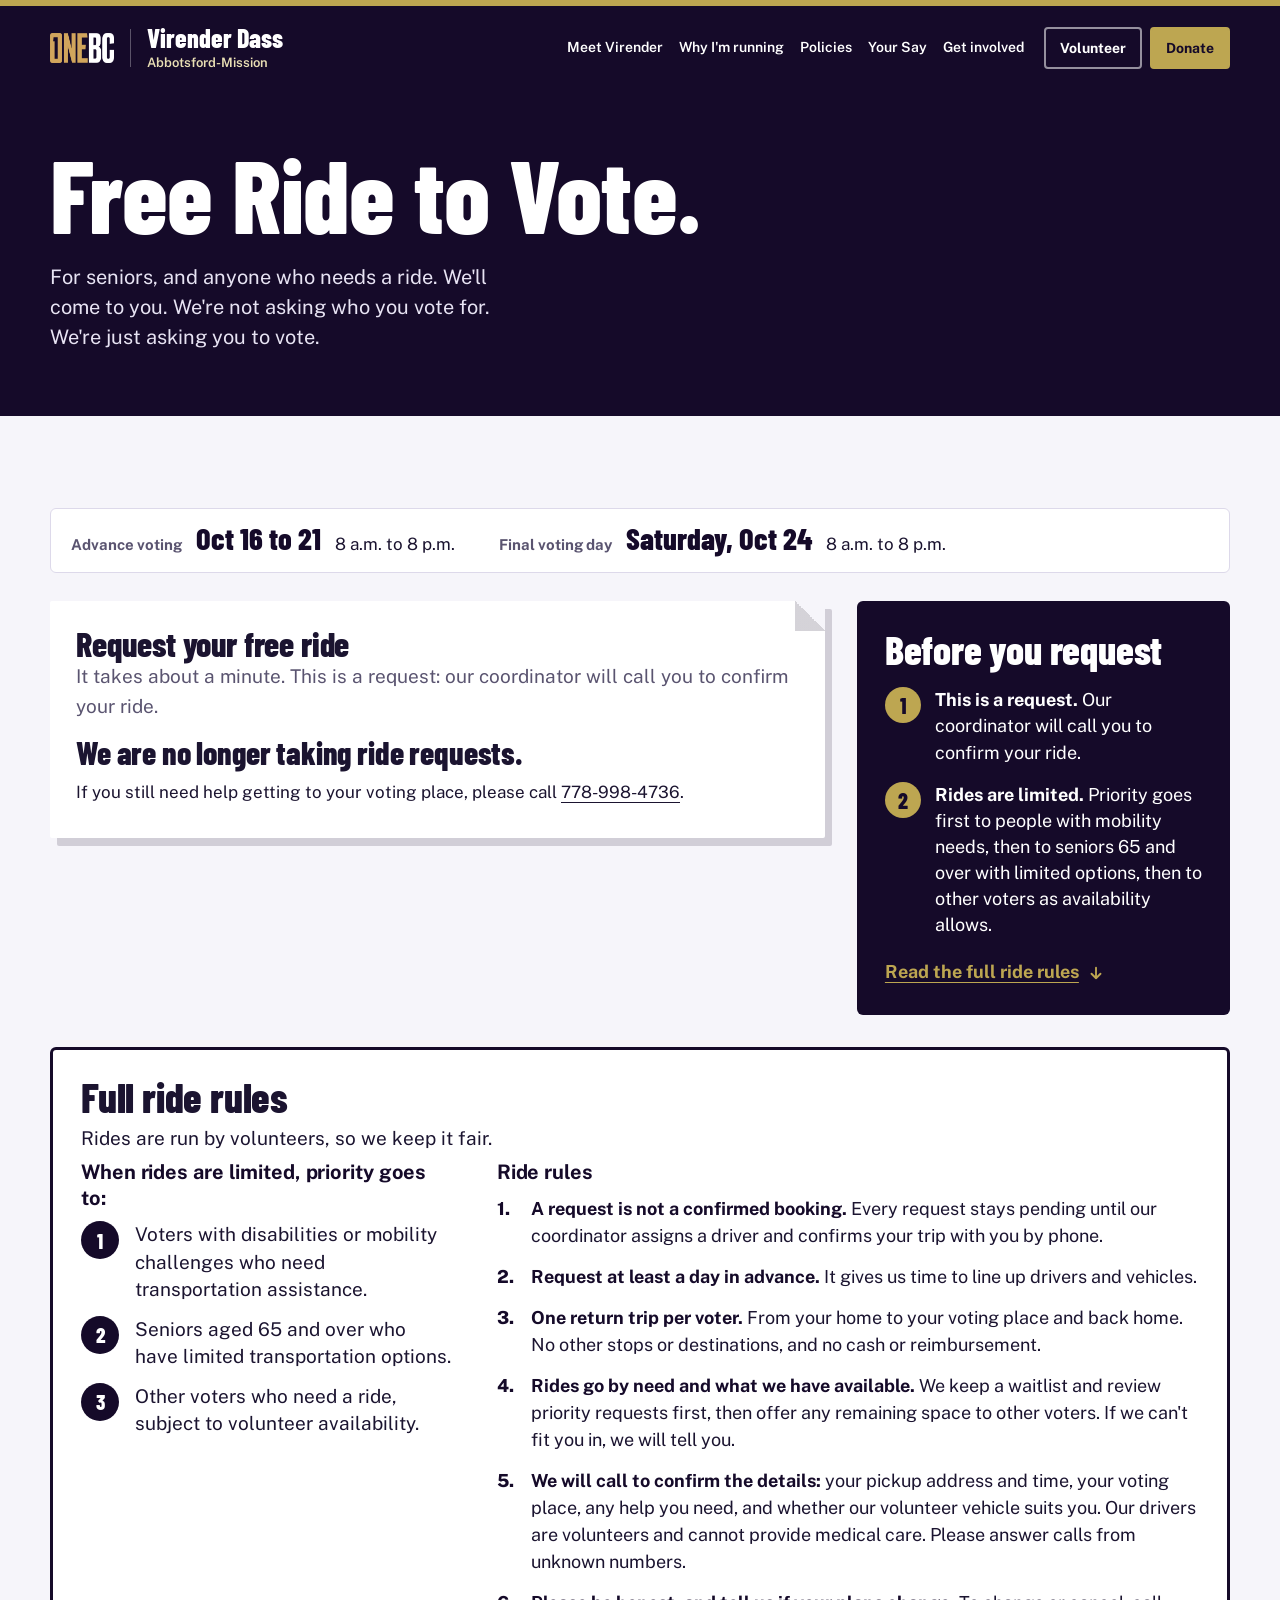
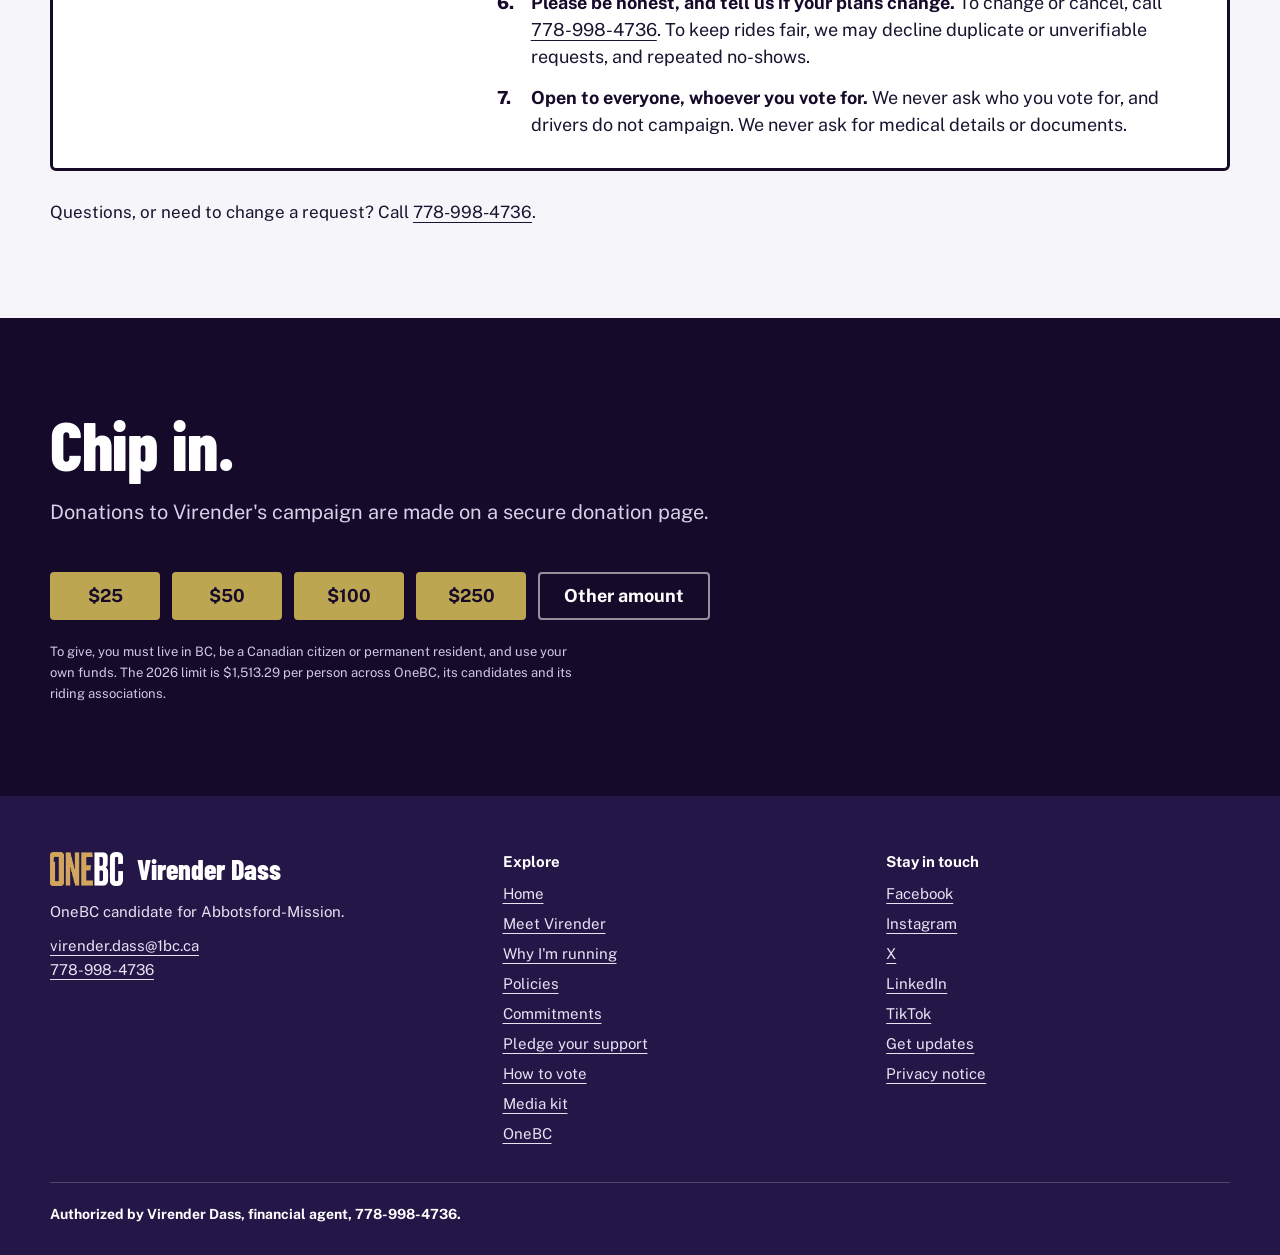
<file: free-ride-to-vote.html>
<!doctype html>
<html lang="en-CA">
<head>
<meta charset="utf-8">
<meta name="viewport" content="width=device-width,initial-scale=1">
<title>Free Ride to Vote | Virender Dass for Abbotsford-Mission</title>
<meta name="description" content="Request a free ride to your voting place in Abbotsford or Mission. For seniors and anyone who needs one. Please ask a day ahead. Voting Oct 16 to 21 and Oct 24.">
<link rel="canonical" href="https://virenderdass.ca/free-ride-to-vote">
<meta name="theme-color" content="#150A29">
<meta property="og:title" content="Free Ride to Vote | Virender Dass for Abbotsford-Mission">
<meta property="og:description" content="Request a free ride to your voting place in Abbotsford or Mission. For seniors and anyone who needs one. Please ask a day ahead. Voting Oct 16 to 21 and Oct 24.">
<meta property="og:type" content="website">
<meta property="og:url" content="https://virenderdass.ca/free-ride-to-vote">
<meta property="og:image" content="https://virenderdass.ca/assets/img/share-card.jpg">
<meta property="og:image:width" content="1200">
<meta property="og:image:height" content="630">
<meta property="og:image:alt" content="Virender Dass, OneBC candidate for Abbotsford-Mission">
<meta name="twitter:card" content="summary_large_image">
<meta name="twitter:image" content="https://virenderdass.ca/assets/img/share-card.jpg">
<link rel="icon" type="image/png" sizes="96x96" href="/favicon-96.png">
<link rel="icon" href="/favicon.ico" sizes="any">
<link rel="icon" type="image/png" sizes="192x192" href="/favicon-192.png">
<link rel="apple-touch-icon" href="/apple-touch-icon.png">
<link rel="preconnect" href="https://fonts.googleapis.com">
<link rel="preconnect" href="https://fonts.gstatic.com" crossorigin>
<link href="https://fonts.googleapis.com/css2?family=Barlow+Condensed:wght@600;700;800&family=Public+Sans:wght@400;600;700&display=swap" rel="stylesheet">
<link rel="stylesheet" href="assets/style.css">
<script type="application/ld+json">
{
  "@context": "https://schema.org",
  "@type": "BreadcrumbList",
  "itemListElement": [
    {
      "@type": "ListItem",
      "position": 1,
      "name": "Home",
      "item": "https://virenderdass.ca/"
    },
    {
      "@type": "ListItem",
      "position": 2,
      "name": "Free Ride to Vote",
      "item": "https://virenderdass.ca/free-ride-to-vote"
    }
  ]
}
</script>
</head>
<body id="top">
<a class="skip" href="#main">Skip to content</a>
<header class="site-header">
  <div class="wrap bar">
    <a class="lockup" href="/" aria-label="Virender Dass, OneBC candidate for Abbotsford-Mission. Home">
      <img class="party-logo" src="assets/onebc-logo-reversed.png" alt="OneBC" width="73" height="34">
      <span class="rule" aria-hidden="true"></span>
      <span><span class="name">Virender Dass</span><span class="sub">Abbotsford-Mission</span></span>
    </a>
    <a class="btn btn-gold header-donate" href="#donate">Donate</a>
    <button class="menu-btn" aria-expanded="false" aria-controls="nav">Menu</button>
    <nav class="nav" id="nav" aria-label="Main">
      <a class="link" href="/meet-virender">Meet Virender</a>
      <a class="link" href="/why-im-running">Why I'm running</a>
      <a class="link" href="/policies">Policies</a>
      <a class="link" href="/your-say">Your Say</a>
      <a class="link" href="/#trending" data-trending-link hidden>Trending</a>
      <a class="link" href="/#involved">Get involved</a>
      <a class="link" href="/free-ride-to-vote" aria-current="page" data-ride-link>Free ride to vote</a>
      <span class="cta">
        <button class="btn btn-ghost" data-form="volunteer" type="button">Volunteer</button>
        <a class="btn btn-gold" href="#donate">Donate</a>
      </span>
    </nav>
  </div>
</header>
<main id="main">
<section class="page-hero">
  <div class="wrap">
    <h1>Free Ride to Vote.</h1>
    <p class="sub">For seniors, and anyone who needs a ride. We'll come to you. We're not asking who you vote for. We're just asking you to vote.</p>
  </div>
</section>

<section class="block ride say" aria-labelledby="ride-title">
  <div class="wrap">
    <div class="ride-datebar">
      <div><span class="lab">Advance voting</span><strong>Oct 16 to 21</strong><span>8 a.m. to 8 p.m.</span></div>
      <div><span class="lab">Final voting day</span><strong>Saturday, Oct 24</strong><span>8 a.m. to 8 p.m.</span></div>
      <p class="ride-hours">Voting hours: 8 a.m. to 8 p.m.</p>
    </div>

    <div class="ride-layout">
      <aside class="ride-key" aria-labelledby="key-title">
        <h2 id="key-title">Before you request</h2>
        <ol class="key-list">
          <li><span><strong>This is a request.</strong> Our coordinator will call you to confirm your ride.</span></li>
          <li><span><strong>Rides are limited.</strong> Priority goes first to people with mobility needs, then to seniors 65 and over with limited options, then to other voters as availability allows.</span></li>
        </ol>
        <p class="key-link"><a href="#full-rules">Read the full ride rules<svg aria-hidden="true" width="18" height="18" viewBox="0 0 24 24" fill="none" stroke="currentColor" stroke-width="2.5" stroke-linecap="round" stroke-linejoin="round"><path d="M12 5v14M6 13l6 6 6-6"></path></svg></a></p>
      </aside>

      <div class="note n-white formcard ride-card">
        <h2 id="ride-title" style="font-size:34px">Request your free ride</h2>
        <p class="intro">It takes about a minute. This is a request: our coordinator will call you to confirm your ride.</p>
        <div id="ride-form"></div>
      </div>
    </div>

    <div class="ride-rules" id="full-rules">
      <h2>Full ride rules</h2>
      <p class="lead">Rides are run by volunteers, so we keep it fair.</p>
      <div class="rules-cols">
        <div>
          <h3>When rides are limited, priority goes to:</h3>
          <ol class="priority-list">
            <li>Voters with disabilities or mobility challenges who need transportation assistance.</li>
            <li>Seniors aged 65 and over who have limited transportation options.</li>
            <li>Other voters who need a ride, subject to volunteer availability.</li>
          </ol>
        </div>
        <div>
          <h3>Ride rules</h3>
          <ol class="rule-list">
            <li><strong>A request is not a confirmed booking.</strong> Every request stays pending until our coordinator assigns a driver and confirms your trip with you by phone.</li>
            <li><strong>Request at least a day in advance.</strong> It gives us time to line up drivers and vehicles.</li>
            <li><strong>One return trip per voter.</strong> From your home to your voting place and back home. No other stops or destinations, and no cash or reimbursement.</li>
            <li><strong>Rides go by need and what we have available.</strong> We keep a waitlist and review priority requests first, then offer any remaining space to other voters. If we can't fit you in, we will tell you.</li>
            <li><strong>We will call to confirm the details:</strong> your pickup address and time, your voting place, any help you need, and whether our volunteer vehicle suits you. Our drivers are volunteers and cannot provide medical care. Please answer calls from unknown numbers.</li>
            <li><strong>Please be honest, and tell us if your plans change.</strong> To change or cancel, call <a href="tel:+17789984736">778-998-4736</a>. To keep rides fair, we may decline duplicate or unverifiable requests, and repeated no-shows.</li>
            <li><strong>Open to everyone, whoever you vote for.</strong> We never ask who you vote for, and drivers do not campaign. We never ask for medical details or documents.</li>
          </ol>
        </div>
      </div>
    </div>

    <p class="ride-footnote">Questions, or need to change a request? Call <a href="tel:+17789984736">778-998-4736</a>.</p>
  </div>
</section>

<section class="block donate" id="donate" aria-labelledby="don-title">
  <div class="wrap">
    <div class="sec-head">
      <h2 id="don-title">Chip in.</h2>
      <p>Donations to Virender's campaign are made on a secure donation page.</p>
    </div>
    <div class="amounts">
      <a class="btn btn-gold" href="#" data-link="donate" target="_blank" rel="noopener">$25</a>
      <a class="btn btn-gold" href="#" data-link="donate" target="_blank" rel="noopener">$50</a>
      <a class="btn btn-gold" href="#" data-link="donate" target="_blank" rel="noopener">$100</a>
      <a class="btn btn-gold" href="#" data-link="donate" target="_blank" rel="noopener">$250</a>
      <a class="btn btn-ghost" href="#" data-link="donate" target="_blank" rel="noopener">Other amount</a>
    </div>
    <p class="fine">To give, you must live in BC, be a Canadian citizen or permanent resident, and use your own funds. The 2026 limit is $1,513.29 per person across OneBC, its candidates and its riding associations.</p>
  </div>
</section>
</main>

<footer class="footer">
  <div class="wrap">
    <div class="f-grid">
      <div>
        <div class="logo-row">
          <img class="party-logo" src="assets/onebc-logo-reversed.png" alt="OneBC" width="73" height="34">
          <span class="nm">Virender Dass</span>
        </div>
        <p>OneBC candidate for Abbotsford-Mission.</p>
        <p style="margin-top:10px"><a href="mailto:virender.dass@1bc.ca">virender.dass@1bc.ca</a><br><a href="tel:+17789984736">778-998-4736</a></p>
      </div>
      <div>
        <h4>Explore</h4>
        <ul>
          <li><a href="/">Home</a></li>
          <li><a href="/meet-virender">Meet Virender</a></li>
          <li><a href="/why-im-running">Why I'm running</a></li>
          <li><a href="/policies">Policies</a></li>
          <li><a href="/commitments">Commitments</a></li>
          <li><a href="/pledge">Pledge your support</a></li>
          <li><a href="/#vote">How to vote</a></li>
          <li><a href="/media-kit">Media kit</a></li>
          <li><a href="https://1bc.ca/" target="_blank" rel="noopener">OneBC</a></li>
        </ul>
      </div>
      <div>
        <h4>Stay in touch</h4>
        <ul>
          <li><a href="https://www.facebook.com/people/Virender-Dass-for-Abbotsford-Mission/61595107021778/" target="_blank" rel="noopener noreferrer">Facebook</a></li>
          <li><a href="https://www.instagram.com/virenderdassbc/" target="_blank" rel="noopener noreferrer">Instagram</a></li>
          <li><a href="https://x.com/virenderdassbc" target="_blank" rel="noopener noreferrer">X</a></li>
          <li><a href="https://www.linkedin.com/company/virenderdassabbotsfordmission/" target="_blank" rel="noopener noreferrer">LinkedIn</a></li>
          <li><a href="https://www.tiktok.com/@virender.dass" target="_blank" rel="noopener noreferrer">TikTok</a></li>
          <li><button class="linkbtn" type="button" data-form="updates">Get updates</button></li>
          <li><button class="linkbtn" type="button" data-privacy-open>Privacy notice</button></li>
        </ul>
      </div>
    </div>
    <div class="auth">
      <p><strong>Authorized by Virender Dass, financial agent, 778-998-4736.</strong></p>
    </div>
  </div>
</footer>

<dialog id="dlg" aria-labelledby="dlg-title">
  <div class="dlg-in">
    <div class="dlg-head"><h2 id="dlg-title"></h2><button class="x" type="button" aria-label="Close" id="dlg-x">&times;</button></div>
    <p class="dlg-intro" id="dlg-intro"></p>
    <div id="dlg-body"></div>
  </div>
</dialog>
<script src="assets/videos.js"></script>
<script src="assets/site.js"></script>
</body>
</html>
</file>
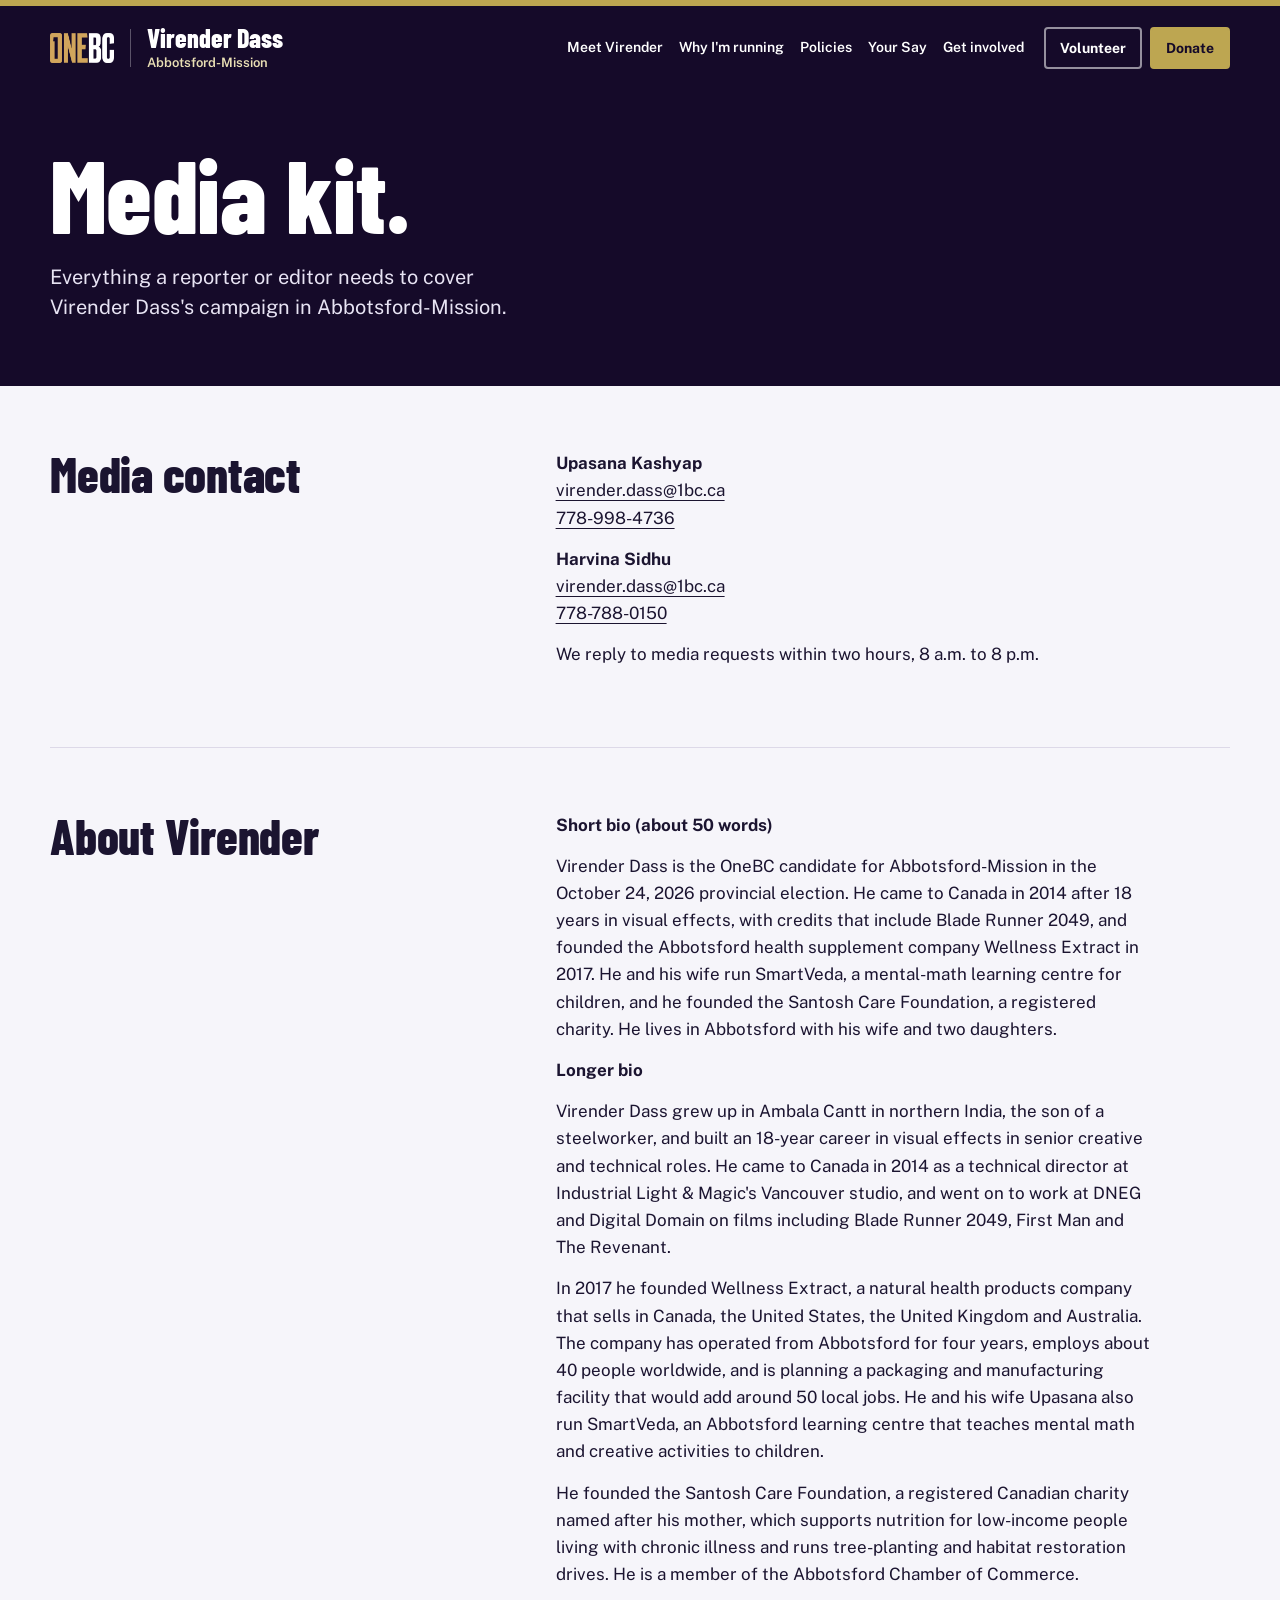
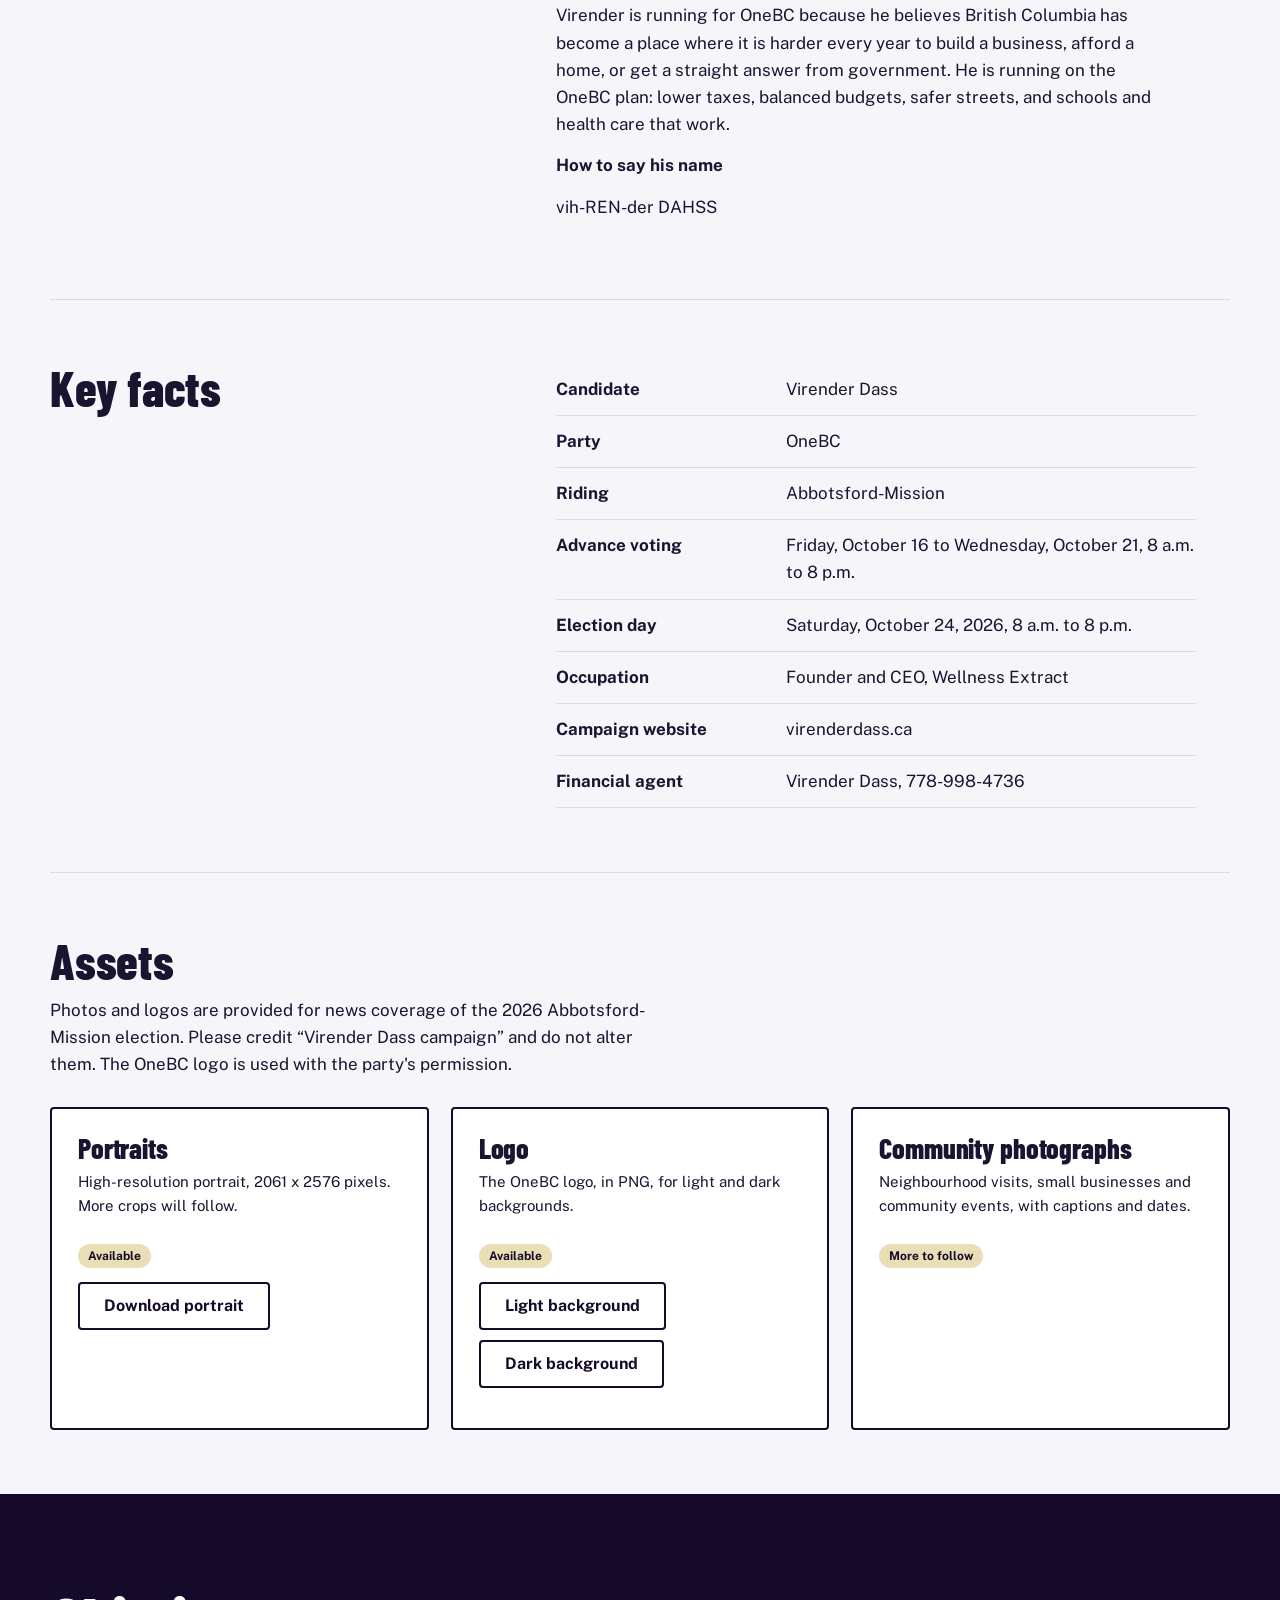
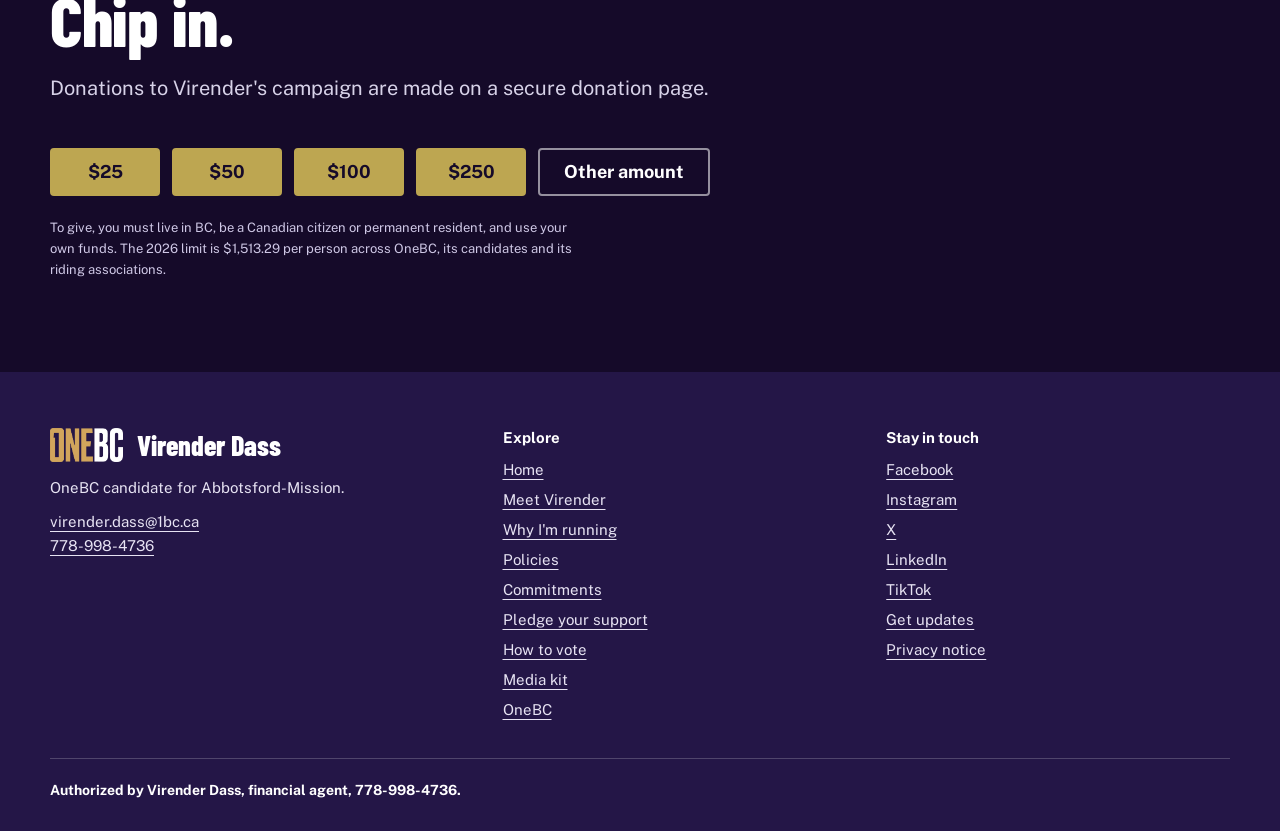
<file: media-kit.html>
<!doctype html>
<html lang="en-CA">
<head>
<meta charset="utf-8">
<meta name="viewport" content="width=device-width,initial-scale=1">
<title>Media kit | Virender Dass, OneBC candidate for Abbotsford-Mission</title>
<meta name="description" content="Bio, key facts and downloads for coverage of Virender Dass's campaign in Abbotsford-Mission.">
<link rel="canonical" href="https://virenderdass.ca/media-kit">
<meta name="theme-color" content="#150A29">
<meta property="og:title" content="Media kit | Virender Dass, OneBC candidate for Abbotsford-Mission">
<meta property="og:description" content="Bio, key facts and downloads for coverage of Virender Dass's campaign in Abbotsford-Mission.">
<meta property="og:type" content="website">
<meta property="og:url" content="https://virenderdass.ca/media-kit">
<meta property="og:image" content="https://virenderdass.ca/assets/img/share-card.jpg">
<meta property="og:image:width" content="1200">
<meta property="og:image:height" content="630">
<meta property="og:image:alt" content="Virender Dass, OneBC candidate for Abbotsford-Mission">
<meta name="twitter:card" content="summary_large_image">
<meta name="twitter:image" content="https://virenderdass.ca/assets/img/share-card.jpg">
<link rel="icon" type="image/png" sizes="96x96" href="/favicon-96.png">
<link rel="icon" href="/favicon.ico" sizes="any">
<link rel="icon" type="image/png" sizes="192x192" href="/favicon-192.png">
<link rel="apple-touch-icon" href="/apple-touch-icon.png">
<link rel="preconnect" href="https://fonts.googleapis.com">
<link rel="preconnect" href="https://fonts.gstatic.com" crossorigin>
<link href="https://fonts.googleapis.com/css2?family=Barlow+Condensed:wght@600;700;800&family=Public+Sans:wght@400;600;700&display=swap" rel="stylesheet">
<link rel="stylesheet" href="assets/style.css">
<script type="application/ld+json">
{
  "@context": "https://schema.org",
  "@type": "BreadcrumbList",
  "itemListElement": [
    {
      "@type": "ListItem",
      "position": 1,
      "name": "Home",
      "item": "https://virenderdass.ca/"
    },
    {
      "@type": "ListItem",
      "position": 2,
      "name": "Media kit",
      "item": "https://virenderdass.ca/media-kit"
    }
  ]
}
</script>
</head>
<body id="top">
<a class="skip" href="#main">Skip to content</a>
<header class="site-header">
  <div class="wrap bar">
    <a class="lockup" href="/" aria-label="Virender Dass, OneBC candidate for Abbotsford-Mission. Home">
      <img class="party-logo" src="assets/onebc-logo-reversed.png" alt="OneBC" width="73" height="34">
      <span class="rule" aria-hidden="true"></span>
      <span><span class="name">Virender Dass</span><span class="sub">Abbotsford-Mission</span></span>
    </a>
    <a class="btn btn-gold header-donate" href="#donate">Donate</a>
    <button class="menu-btn" aria-expanded="false" aria-controls="nav">Menu</button>
    <nav class="nav" id="nav" aria-label="Main">
      <a class="link" href="/meet-virender">Meet Virender</a>
      <a class="link" href="/why-im-running">Why I'm running</a>
      <a class="link" href="/policies">Policies</a>
      <a class="link" href="/your-say">Your Say</a>
      <a class="link" href="/#trending" data-trending-link hidden>Trending</a>
      <a class="link" href="/#involved">Get involved</a>
      <a class="link" href="/free-ride-to-vote" data-ride-link>Free ride to vote</a>
      <span class="cta">
        <button class="btn btn-ghost" data-form="volunteer" type="button">Volunteer</button>
        <a class="btn btn-gold" href="#donate">Donate</a>
      </span>
    </nav>
  </div>
</header>
<main id="main">
<section class="page-hero">
  <div class="wrap">
    <h1>Media kit.</h1>
    <p class="sub">Everything a reporter or editor needs to cover Virender Dass's campaign in Abbotsford-Mission.</p>
  </div>
</section>

<div class="prose-wrap"><div class="wrap">

  <section class="sec" aria-labelledby="mk1">
    <div class="sec-grid">
      <h2 id="mk1">Media contact</h2>
      <div>
        <p><strong>Upasana Kashyap</strong><br><a href="mailto:virender.dass@1bc.ca">virender.dass@1bc.ca</a><br><a href="tel:+17789984736">778-998-4736</a></p>
        <p><strong>Harvina Sidhu</strong><br><a href="mailto:virender.dass@1bc.ca">virender.dass@1bc.ca</a><br><a href="tel:+17787880150">778-788-0150</a></p>
        <p>We reply to media requests within two hours, 8 a.m. to 8 p.m.</p>
      </div>
    </div>
  </section>

  <section class="sec" aria-labelledby="mk2">
    <div class="sec-grid">
      <h2 id="mk2">About Virender</h2>
      <div>
        <p><strong>Short bio (about 50 words)</strong></p>
        <p>Virender Dass is the OneBC candidate for Abbotsford-Mission in the October 24, 2026 provincial election. He came to Canada in 2014 after 18 years in visual effects, with credits that include Blade Runner 2049, and founded the Abbotsford health supplement company Wellness Extract in 2017. He and his wife run SmartVeda, a mental-math learning centre for children, and he founded the Santosh Care Foundation, a registered charity. He lives in Abbotsford with his wife and two daughters.</p>
        <p><strong>Longer bio</strong></p>
        <p>Virender Dass grew up in Ambala Cantt in northern India, the son of a steelworker, and built an 18-year career in visual effects in senior creative and technical roles. He came to Canada in 2014 as a technical director at Industrial Light &amp; Magic's Vancouver studio, and went on to work at DNEG and Digital Domain on films including Blade Runner 2049, First Man and The Revenant.</p><p>In 2017 he founded Wellness Extract, a natural health products company that sells in Canada, the United States, the United Kingdom and Australia. The company has operated from Abbotsford for four years, employs about 40 people worldwide, and is planning a packaging and manufacturing facility that would add around 50 local jobs. He and his wife Upasana also run SmartVeda, an Abbotsford learning centre that teaches mental math and creative activities to children.</p><p>He founded the Santosh Care Foundation, a registered Canadian charity named after his mother, which supports nutrition for low-income people living with chronic illness and runs tree-planting and habitat restoration drives. He is a member of the Abbotsford Chamber of Commerce.</p><p>Virender is running for OneBC because he believes British Columbia has become a place where it is harder every year to build a business, afford a home, or get a straight answer from government. He is running on the OneBC plan: lower taxes, balanced budgets, safer streets, and schools and health care that work.</p>
        <p><strong>How to say his name</strong></p>
        <p>vih-REN-der DAHSS</p>
      </div>
    </div>
  </section>

  <section class="sec" aria-labelledby="mk3">
    <div class="sec-grid">
      <h2 id="mk3">Key facts</h2>
      <div>
        <table class="facts-table">
          <tbody>
            <tr><th scope="row">Candidate</th><td>Virender Dass</td></tr>
            <tr><th scope="row">Party</th><td>OneBC</td></tr>
            <tr><th scope="row">Riding</th><td>Abbotsford-Mission</td></tr>
            <tr><th scope="row">Advance voting</th><td>Friday, October 16 to Wednesday, October 21, 8 a.m. to 8 p.m.</td></tr>
            <tr><th scope="row">Election day</th><td>Saturday, October 24, 2026, 8 a.m. to 8 p.m.</td></tr>
            <tr><th scope="row">Occupation</th><td>Founder and CEO, Wellness Extract</td></tr>
            <tr><th scope="row">Campaign website</th><td>virenderdass.ca</td></tr>
            <tr><th scope="row">Financial agent</th><td>Virender Dass, 778-998-4736</td></tr>
          </tbody>
        </table>
      </div>
    </div>
  </section>

  <section class="sec" aria-labelledby="mk4">
    <h2 id="mk4" style="margin-bottom:12px">Assets</h2>
    <p style="max-width:60ch;margin-bottom:28px">Photos and logos are provided for news coverage of the 2026 Abbotsford-Mission election. Please credit &ldquo;Virender Dass campaign&rdquo; and do not alter them. The OneBC logo is used with the party's permission.</p>
    <div class="assets">
<div class="asset">
  <h3>Portraits</h3>
  <p>High-resolution portrait, 2061 x 2576 pixels. More crops will follow.</p>
  <span class="status">Available</span>
  <p style="margin-top:14px"><a class="btn btn-line" href="assets/media/virender-dass-portrait-highres.jpg" download>Download portrait</a></p>
</div>

<div class="asset">
  <h3>Logo</h3>
  <p>The OneBC logo, in PNG, for light and dark backgrounds.</p>
  <span class="status">Available</span>
  <p style="margin-top:14px;display:flex;flex-wrap:wrap;gap:10px"><a class="btn btn-line" href="assets/media/onebc-logo-light-background.png" download>Light background</a><a class="btn btn-line" href="assets/media/onebc-logo-dark-background.png" download>Dark background</a></p>
</div>

<div class="asset">
  <h3>Community photographs</h3>
  <p>Neighbourhood visits, small businesses and community events, with captions and dates.</p>
  <span class="status">More to follow</span>
</div>

    </div>
  </section>

</div></div>
<section class="block donate" id="donate" aria-labelledby="don-title">
  <div class="wrap">
    <div class="sec-head">
      <h2 id="don-title">Chip in.</h2>
      <p>Donations to Virender's campaign are made on a secure donation page.</p>
    </div>
    <div class="amounts">
      <a class="btn btn-gold" href="#" data-link="donate" target="_blank" rel="noopener">$25</a>
      <a class="btn btn-gold" href="#" data-link="donate" target="_blank" rel="noopener">$50</a>
      <a class="btn btn-gold" href="#" data-link="donate" target="_blank" rel="noopener">$100</a>
      <a class="btn btn-gold" href="#" data-link="donate" target="_blank" rel="noopener">$250</a>
      <a class="btn btn-ghost" href="#" data-link="donate" target="_blank" rel="noopener">Other amount</a>
    </div>
    <p class="fine">To give, you must live in BC, be a Canadian citizen or permanent resident, and use your own funds. The 2026 limit is $1,513.29 per person across OneBC, its candidates and its riding associations.</p>
  </div>
</section>
</main>

<footer class="footer">
  <div class="wrap">
    <div class="f-grid">
      <div>
        <div class="logo-row">
          <img class="party-logo" src="assets/onebc-logo-reversed.png" alt="OneBC" width="73" height="34">
          <span class="nm">Virender Dass</span>
        </div>
        <p>OneBC candidate for Abbotsford-Mission.</p>
        <p style="margin-top:10px"><a href="mailto:virender.dass@1bc.ca">virender.dass@1bc.ca</a><br><a href="tel:+17789984736">778-998-4736</a></p>
      </div>
      <div>
        <h4>Explore</h4>
        <ul>
          <li><a href="/">Home</a></li>
          <li><a href="/meet-virender">Meet Virender</a></li>
          <li><a href="/why-im-running">Why I'm running</a></li>
          <li><a href="/policies">Policies</a></li>
          <li><a href="/commitments">Commitments</a></li>
          <li><a href="/pledge">Pledge your support</a></li>
          <li><a href="/#vote">How to vote</a></li>
          <li><a href="/media-kit">Media kit</a></li>
          <li><a href="https://1bc.ca/" target="_blank" rel="noopener">OneBC</a></li>
        </ul>
      </div>
      <div>
        <h4>Stay in touch</h4>
        <ul>
          <li><a href="https://www.facebook.com/people/Virender-Dass-for-Abbotsford-Mission/61595107021778/" target="_blank" rel="noopener noreferrer">Facebook</a></li>
          <li><a href="https://www.instagram.com/virenderdassbc/" target="_blank" rel="noopener noreferrer">Instagram</a></li>
          <li><a href="https://x.com/virenderdassbc" target="_blank" rel="noopener noreferrer">X</a></li>
          <li><a href="https://www.linkedin.com/company/virenderdassabbotsfordmission/" target="_blank" rel="noopener noreferrer">LinkedIn</a></li>
          <li><a href="https://www.tiktok.com/@virender.dass" target="_blank" rel="noopener noreferrer">TikTok</a></li>
          <li><button class="linkbtn" type="button" data-form="updates">Get updates</button></li>
          <li><button class="linkbtn" type="button" data-privacy-open>Privacy notice</button></li>
        </ul>
      </div>
    </div>
    <div class="auth">
      <p><strong>Authorized by Virender Dass, financial agent, 778-998-4736.</strong></p>
    </div>
  </div>
</footer>

<dialog id="dlg" aria-labelledby="dlg-title">
  <div class="dlg-in">
    <div class="dlg-head"><h2 id="dlg-title"></h2><button class="x" type="button" aria-label="Close" id="dlg-x">&times;</button></div>
    <p class="dlg-intro" id="dlg-intro"></p>
    <div id="dlg-body"></div>
  </div>
</dialog>
<script src="assets/videos.js"></script>
<script src="assets/site.js"></script>
</body>
</html>
</file>
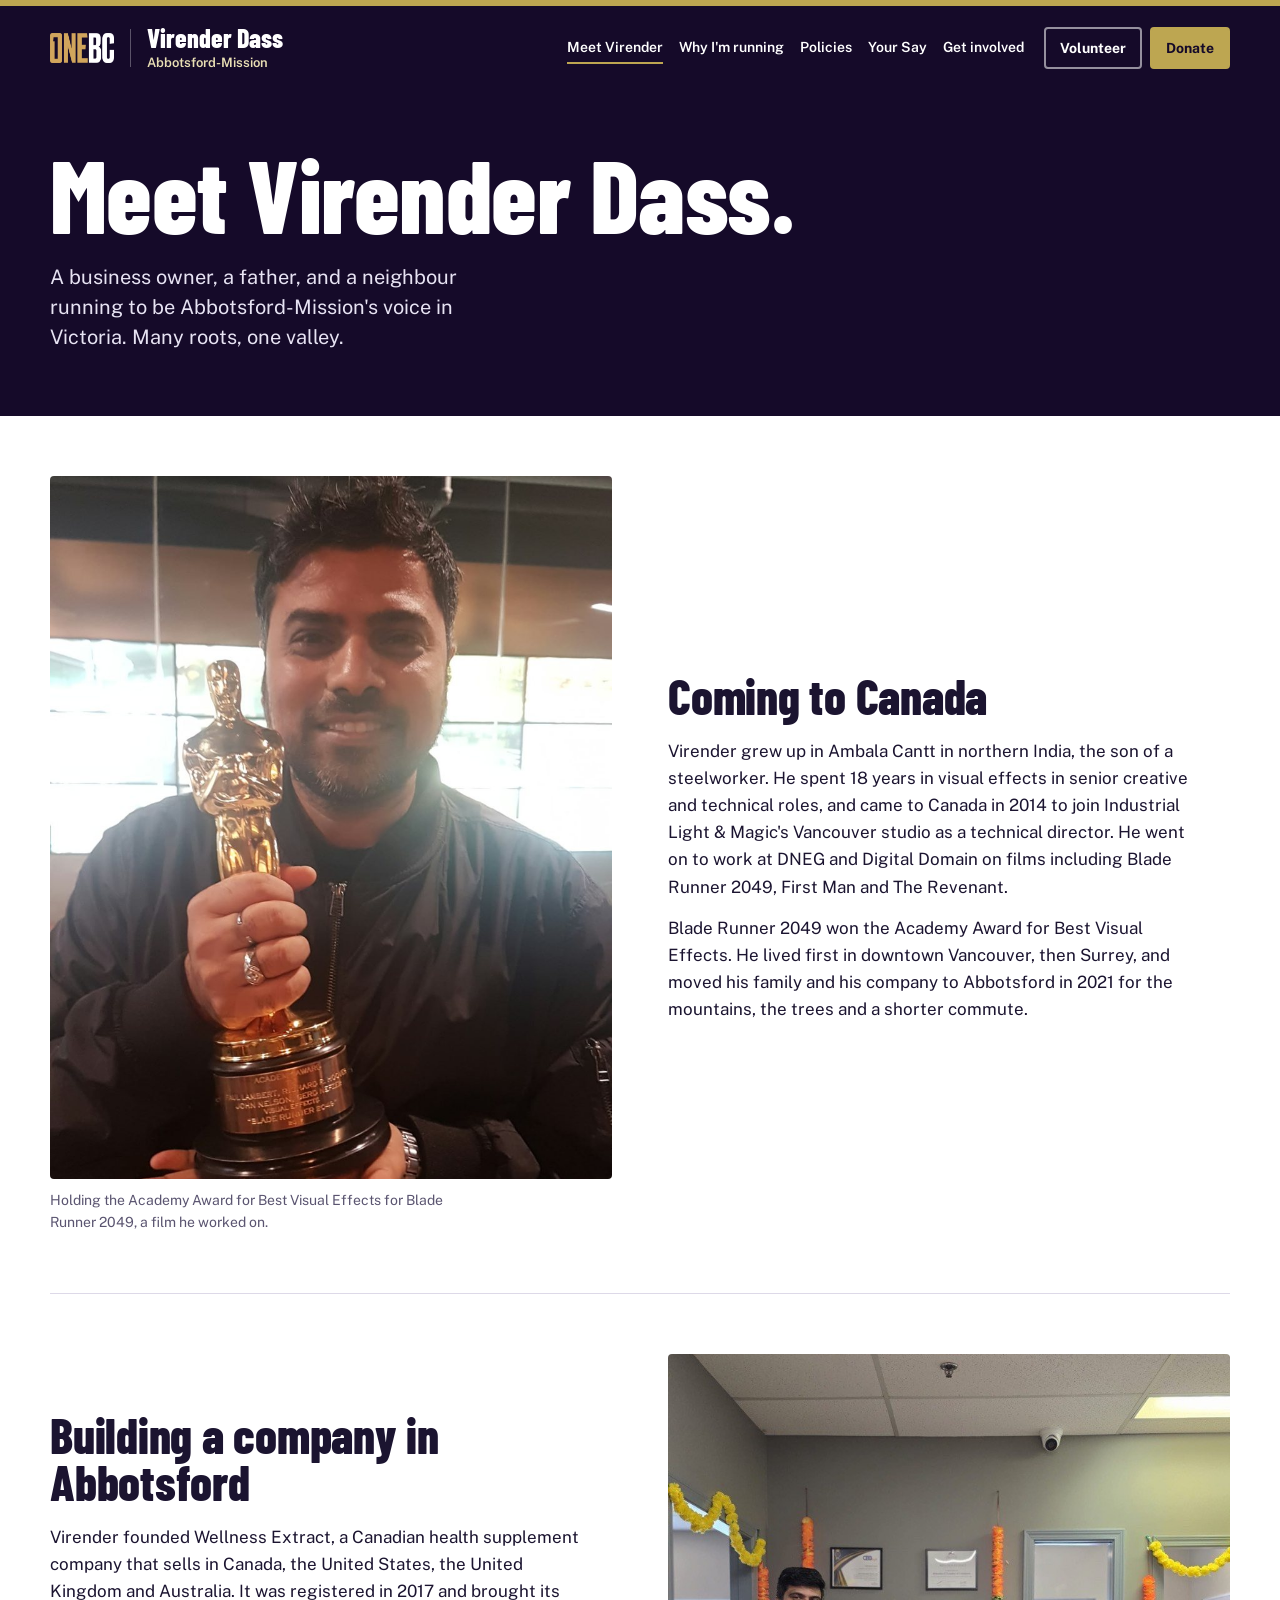
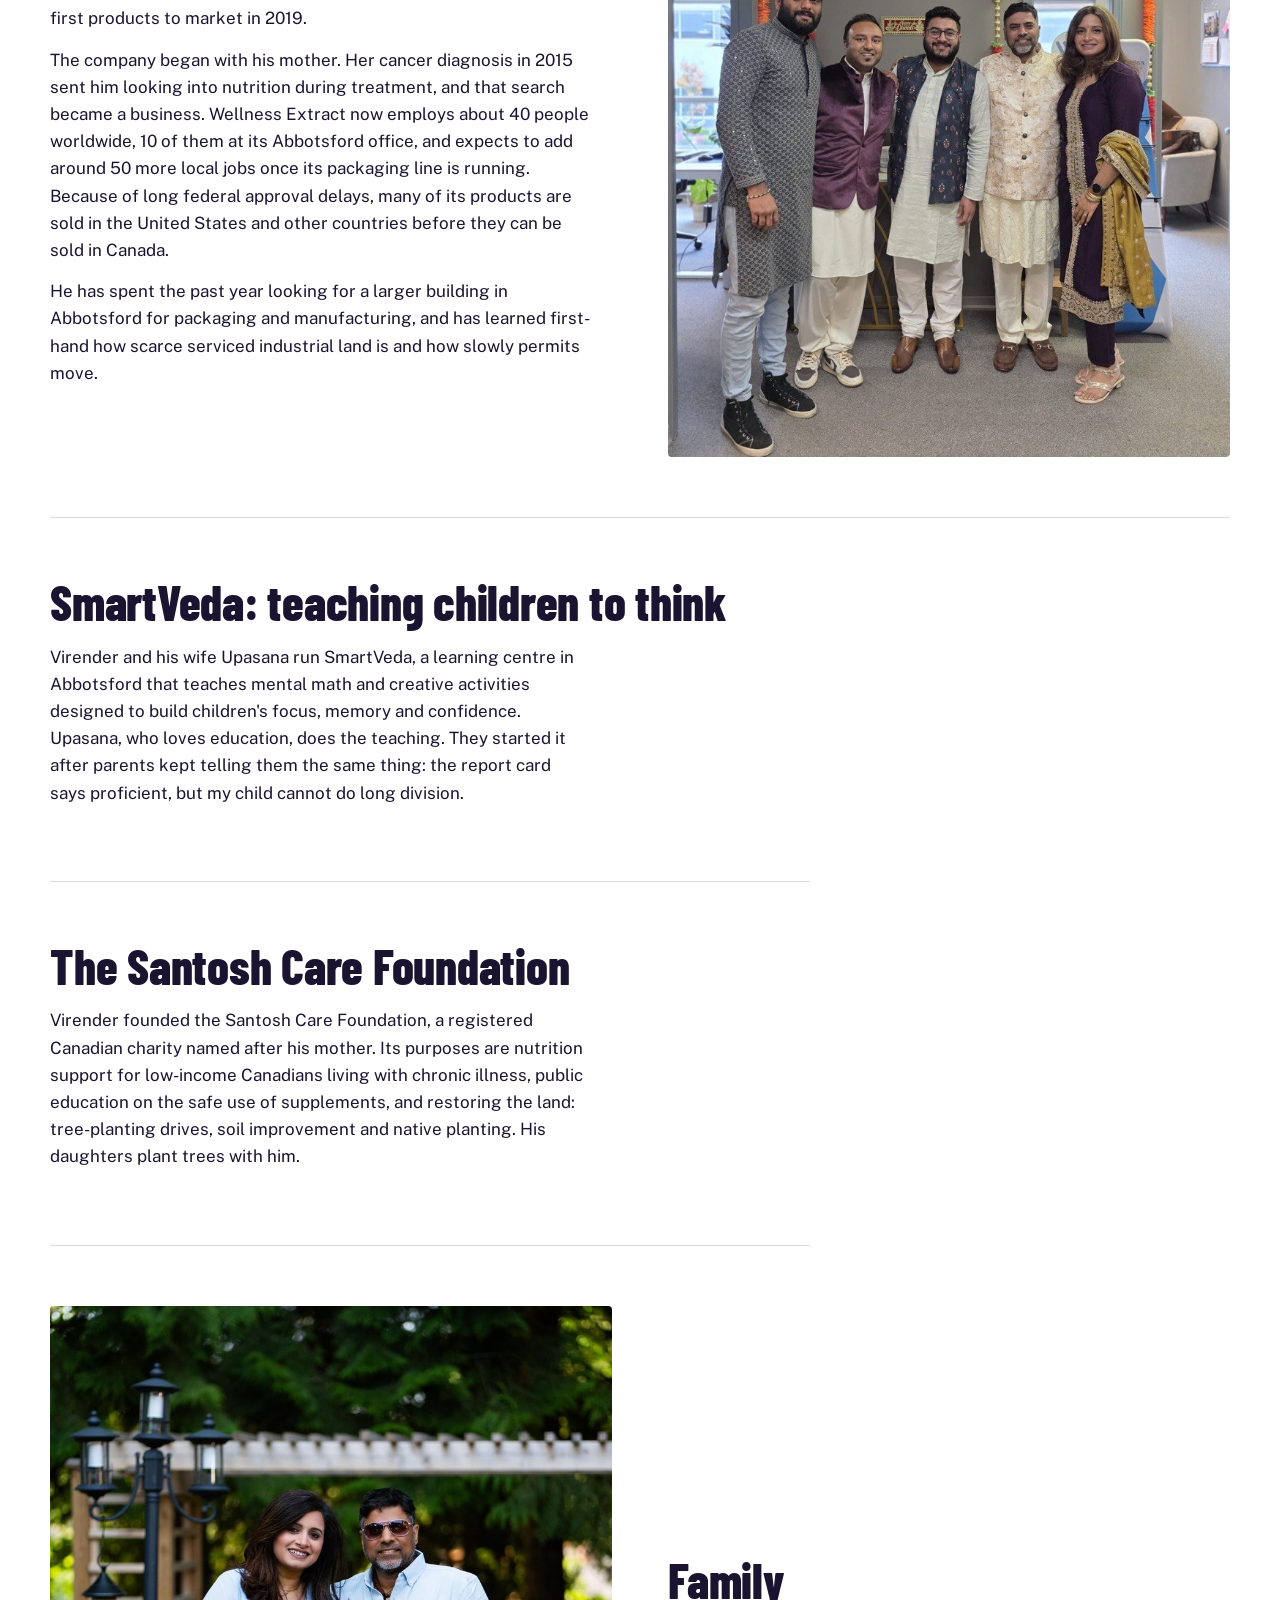
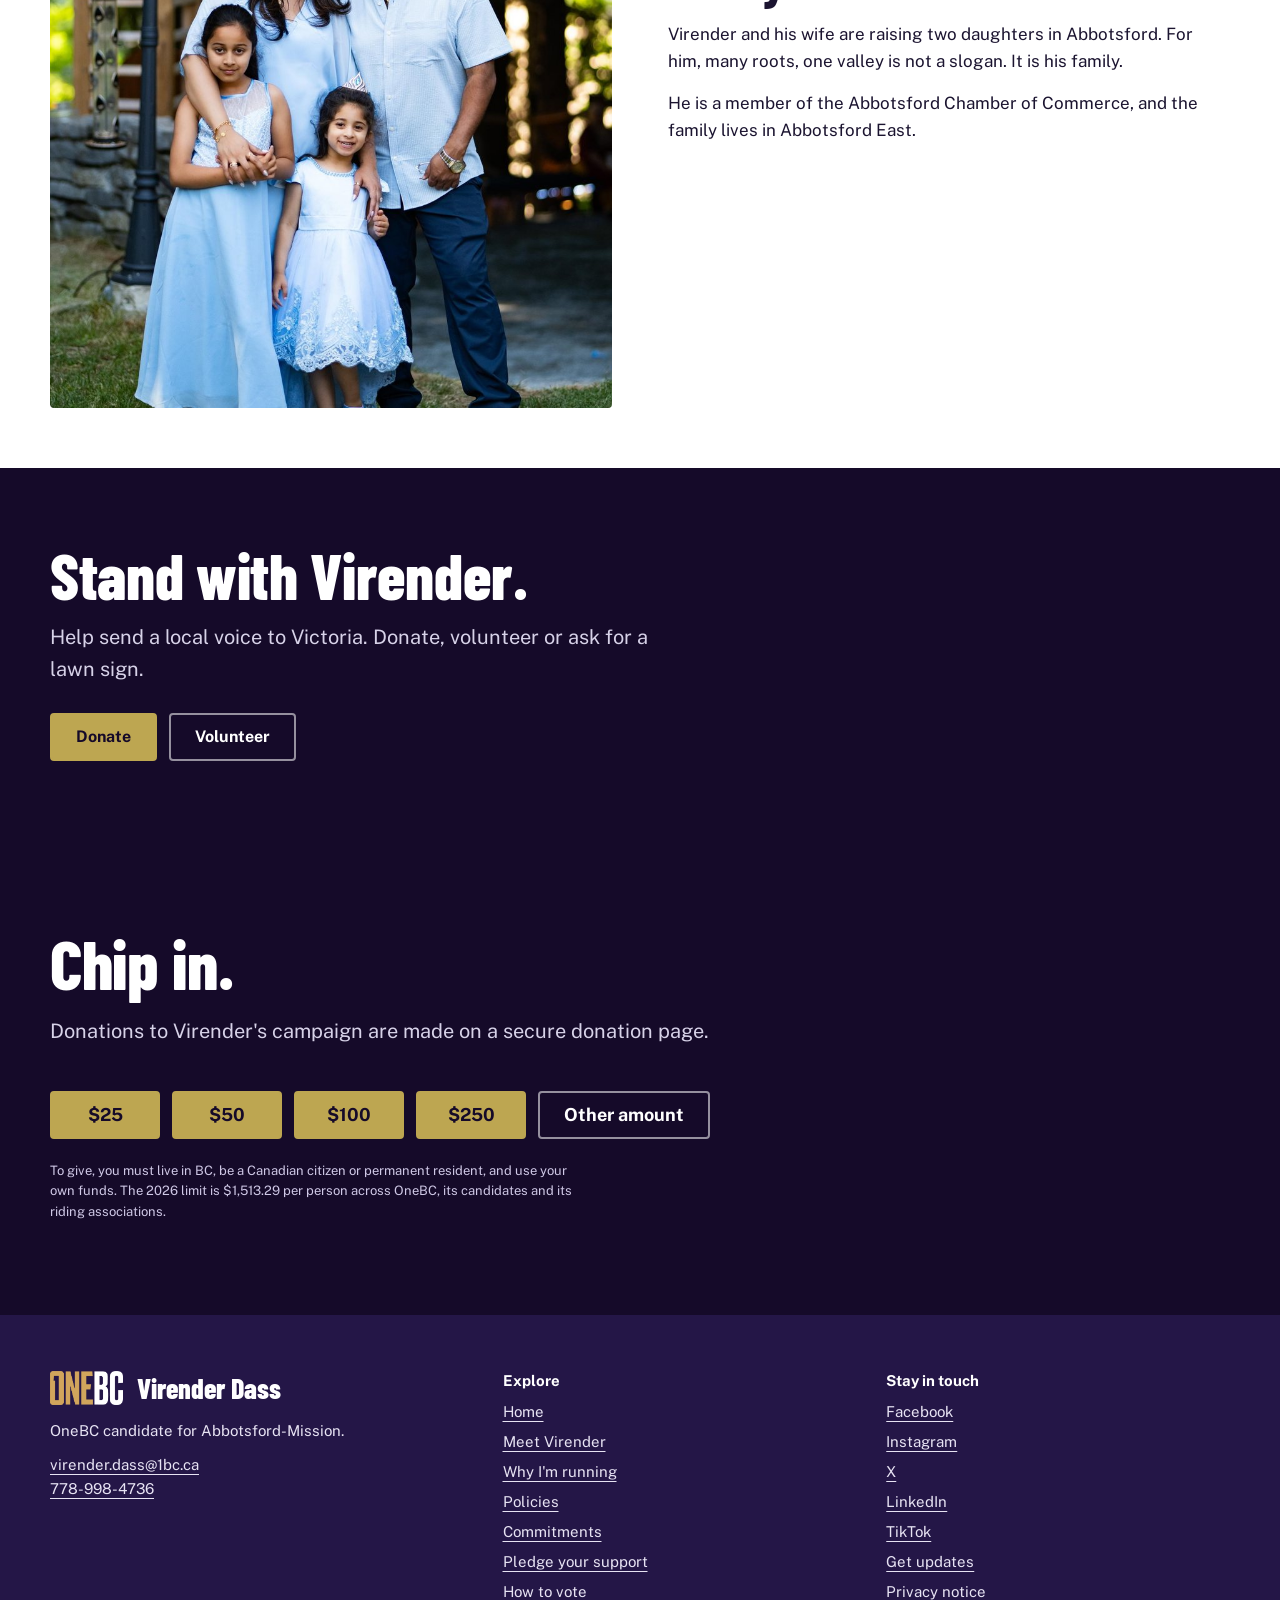
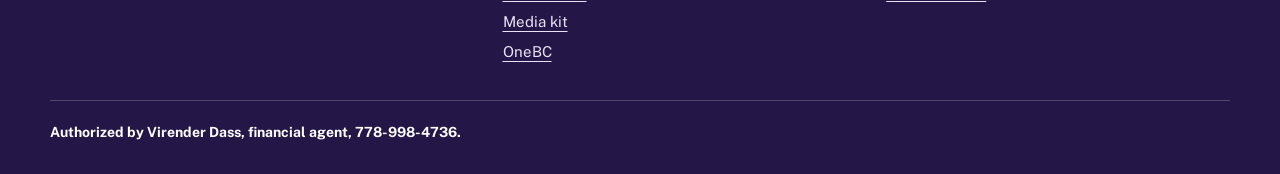
<file: meet-virender.html>
<!doctype html>
<html lang="en-CA">
<head>
<meta charset="utf-8">
<meta name="viewport" content="width=device-width,initial-scale=1">
<title>Meet Virender Dass | OneBC candidate for Abbotsford-Mission</title>
<meta name="description" content="Virender Dass came to Canada in 2014 after 18 years in visual effects. He founded Wellness Extract and runs a children's math centre in Abbotsford.">
<link rel="canonical" href="https://virenderdass.ca/meet-virender">
<meta name="theme-color" content="#150A29">
<meta property="og:title" content="Meet Virender Dass | OneBC candidate for Abbotsford-Mission">
<meta property="og:description" content="Virender Dass came to Canada in 2014 after 18 years in visual effects. He founded Wellness Extract and runs a children's math centre in Abbotsford.">
<meta property="og:type" content="website">
<meta property="og:url" content="https://virenderdass.ca/meet-virender">
<meta property="og:image" content="https://virenderdass.ca/assets/img/share-card.jpg">
<meta property="og:image:width" content="1200">
<meta property="og:image:height" content="630">
<meta property="og:image:alt" content="Virender Dass, OneBC candidate for Abbotsford-Mission">
<meta name="twitter:card" content="summary_large_image">
<meta name="twitter:image" content="https://virenderdass.ca/assets/img/share-card.jpg">
<link rel="icon" type="image/png" sizes="96x96" href="/favicon-96.png">
<link rel="icon" href="/favicon.ico" sizes="any">
<link rel="icon" type="image/png" sizes="192x192" href="/favicon-192.png">
<link rel="apple-touch-icon" href="/apple-touch-icon.png">
<link rel="preconnect" href="https://fonts.googleapis.com">
<link rel="preconnect" href="https://fonts.gstatic.com" crossorigin>
<link href="https://fonts.googleapis.com/css2?family=Barlow+Condensed:wght@600;700;800&family=Public+Sans:wght@400;600;700&display=swap" rel="stylesheet">
<link rel="stylesheet" href="assets/style.css">
<script type="application/ld+json">
{
  "@context": "https://schema.org",
  "@type": "Person",
  "@id": "https://virenderdass.ca/#virender",
  "name": "Virender Dass",
  "url": "https://virenderdass.ca/",
  "image": "https://virenderdass.ca/assets/img/virender-portrait.jpg",
  "jobTitle": "OneBC candidate for Abbotsford-Mission",
  "description": "Virender Dass is the OneBC candidate for Abbotsford-Mission, a local business owner running in the 2026 BC election.",
  "affiliation": {
    "@type": "Organization",
    "name": "OneBC",
    "url": "https://1bc.ca/"
  },
  "sameAs": [
    "https://www.facebook.com/people/Virender-Dass-for-Abbotsford-Mission/61595107021778/",
    "https://www.instagram.com/virenderdassbc/",
    "https://x.com/virenderdassbc",
    "https://www.linkedin.com/company/virenderdassabbotsfordmission/",
    "https://www.tiktok.com/@virender.dass"
  ],
  "mainEntityOfPage": "https://virenderdass.ca/meet-virender"
}
</script>
<script type="application/ld+json">
{
  "@context": "https://schema.org",
  "@type": "BreadcrumbList",
  "itemListElement": [
    {
      "@type": "ListItem",
      "position": 1,
      "name": "Home",
      "item": "https://virenderdass.ca/"
    },
    {
      "@type": "ListItem",
      "position": 2,
      "name": "Meet Virender",
      "item": "https://virenderdass.ca/meet-virender"
    }
  ]
}
</script>
</head>
<body id="top">
<a class="skip" href="#main">Skip to content</a>
<header class="site-header">
  <div class="wrap bar">
    <a class="lockup" href="/" aria-label="Virender Dass, OneBC candidate for Abbotsford-Mission. Home">
      <img class="party-logo" src="assets/onebc-logo-reversed.png" alt="OneBC" width="73" height="34">
      <span class="rule" aria-hidden="true"></span>
      <span><span class="name">Virender Dass</span><span class="sub">Abbotsford-Mission</span></span>
    </a>
    <a class="btn btn-gold header-donate" href="#donate">Donate</a>
    <button class="menu-btn" aria-expanded="false" aria-controls="nav">Menu</button>
    <nav class="nav" id="nav" aria-label="Main">
      <a class="link" href="/meet-virender" aria-current="page">Meet Virender</a>
      <a class="link" href="/why-im-running">Why I'm running</a>
      <a class="link" href="/policies">Policies</a>
      <a class="link" href="/your-say">Your Say</a>
      <a class="link" href="/#trending" data-trending-link hidden>Trending</a>
      <a class="link" href="/#involved">Get involved</a>
      <a class="link" href="/free-ride-to-vote" data-ride-link>Free ride to vote</a>
      <span class="cta">
        <button class="btn btn-ghost" data-form="volunteer" type="button">Volunteer</button>
        <a class="btn btn-gold" href="#donate">Donate</a>
      </span>
    </nav>
  </div>
</header>
<main id="main">
<section class="page-hero">
  <div class="wrap">
    <h1>Meet Virender Dass.</h1>
    <p class="sub">A business owner, a father, and a neighbour running to be Abbotsford-Mission's voice in Victoria. Many roots, one valley.</p>
  </div>
</section>

<div class="story-wrap"><div class="wrap">

  <section class="story" aria-labelledby="m1">
    <figure class="photo-fig"><div class="photo-box"><img src="assets/img/virender-oscar.jpg" alt="Virender holding the Academy Award for Best Visual Effects for Blade Runner 2049" width="900" height="1125" loading="lazy"></div><figcaption>Holding the Academy Award for Best Visual Effects for Blade Runner 2049, a film he worked on.</figcaption></figure>
    <div>
      <h2 id="m1">Coming to Canada</h2>
      <p>Virender grew up in Ambala Cantt in northern India, the son of a steelworker. He spent 18 years in visual effects in senior creative and technical roles, and came to Canada in 2014 to join Industrial Light &amp; Magic's Vancouver studio as a technical director. He went on to work at DNEG and Digital Domain on films including Blade Runner 2049, First Man and The Revenant.</p>
      <p>Blade Runner 2049 won the Academy Award for Best Visual Effects. He lived first in downtown Vancouver, then Surrey, and moved his family and his company to Abbotsford in 2021 for the mountains, the trees and a shorter commute.</p>
    </div>
  </section>

  <section class="story" aria-labelledby="m2">
    <figure class="photo-fig"><div class="photo-box"><img src="assets/img/virender-team.jpg" alt="Virender with four colleagues celebrating Diwali at the office" width="768" height="960" loading="lazy"></div></figure>
    <div>
      <h2 id="m2">Building a company in Abbotsford</h2>
      <p>Virender founded Wellness Extract, a Canadian health supplement company that sells in Canada, the United States, the United Kingdom and Australia. It was registered in 2017 and brought its first products to market in 2019.</p>
      <p>The company began with his mother. Her cancer diagnosis in 2015 sent him looking into nutrition during treatment, and that search became a business. Wellness Extract now employs about 40 people worldwide, 10 of them at its Abbotsford office, and expects to add around 50 more local jobs once its packaging line is running. Because of long federal approval delays, many of its products are sold in the United States and other countries before they can be sold in Canada.</p>
      <p>He has spent the past year looking for a larger building in Abbotsford for packaging and manufacturing, and has learned first-hand how scarce serviced industrial land is and how slowly permits move.</p>
    </div>
  </section>

  <!-- ADD A PHOTO HERE: (1) save a 4:5 image, about 900 x 1125 px, as assets/img/virender-smartveda.jpg  (2) delete " no-photo" from the class on the line below  (3) paste this as the first child of this section, then edit the alt text: <figure class="photo-fig"><div class="photo-box"><img src="assets/img/virender-smartveda.jpg" alt="DESCRIBE THE PHOTO" width="900" height="1125" loading="lazy"></div></figure> -->
<section class="story no-photo" aria-labelledby="m3">
    <div>
      <h2 id="m3">SmartVeda: teaching children to think</h2>
      <p>Virender and his wife Upasana run SmartVeda, a learning centre in Abbotsford that teaches mental math and creative activities designed to build children's focus, memory and confidence. Upasana, who loves education, does the teaching. They started it after parents kept telling them the same thing: the report card says proficient, but my child cannot do long division.</p>
    </div>
  </section>

  <!-- ADD A PHOTO HERE: (1) save a 4:5 image, about 900 x 1125 px, as assets/img/virender-trees.jpg  (2) delete " no-photo" from the class on the line below  (3) paste this as the first child of this section, then edit the alt text: <figure class="photo-fig"><div class="photo-box"><img src="assets/img/virender-trees.jpg" alt="DESCRIBE THE PHOTO" width="900" height="1125" loading="lazy"></div></figure> -->
<section class="story no-photo" aria-labelledby="m4">
    <div>
      <h2 id="m4">The Santosh Care Foundation</h2>
      <p>Virender founded the Santosh Care Foundation, a registered Canadian charity named after his mother. Its purposes are nutrition support for low-income Canadians living with chronic illness, public education on the safe use of supplements, and restoring the land: tree-planting drives, soil improvement and native planting. His daughters plant trees with him.</p>
    </div>
  </section>

  <section class="story" aria-labelledby="m5">
    <figure class="photo-fig"><div class="photo-box"><img src="assets/img/virender-family.jpg" alt="Virender with his wife and two daughters outdoors" width="900" height="1125" loading="lazy"></div></figure>
    <div>
      <h2 id="m5">Family</h2>
      <p>Virender and his wife are raising two daughters in Abbotsford. For him, many roots, one valley is not a slogan. It is his family.</p>
      <p>He is a member of the Abbotsford Chamber of Commerce, and the family lives in Abbotsford East.</p>
    </div>
  </section>

</div></div>

<section class="cta-band" aria-labelledby="stand-title">
  <div class="wrap">
    <h2 id="stand-title">Stand with Virender.</h2>
    <p>Help send a local voice to Victoria. Donate, volunteer or ask for a lawn sign.</p>
    <div class="actions">
      <a class="btn btn-gold" href="#donate">Donate</a>
      <button class="btn btn-ghost" type="button" data-form="volunteer">Volunteer</button>
    </div>
  </div>
</section>

<section class="block donate" id="donate" aria-labelledby="don-title">
  <div class="wrap">
    <div class="sec-head">
      <h2 id="don-title">Chip in.</h2>
      <p>Donations to Virender's campaign are made on a secure donation page.</p>
    </div>
    <div class="amounts">
      <a class="btn btn-gold" href="#" data-link="donate" target="_blank" rel="noopener">$25</a>
      <a class="btn btn-gold" href="#" data-link="donate" target="_blank" rel="noopener">$50</a>
      <a class="btn btn-gold" href="#" data-link="donate" target="_blank" rel="noopener">$100</a>
      <a class="btn btn-gold" href="#" data-link="donate" target="_blank" rel="noopener">$250</a>
      <a class="btn btn-ghost" href="#" data-link="donate" target="_blank" rel="noopener">Other amount</a>
    </div>
    <p class="fine">To give, you must live in BC, be a Canadian citizen or permanent resident, and use your own funds. The 2026 limit is $1,513.29 per person across OneBC, its candidates and its riding associations.</p>
  </div>
</section>
</main>

<footer class="footer">
  <div class="wrap">
    <div class="f-grid">
      <div>
        <div class="logo-row">
          <img class="party-logo" src="assets/onebc-logo-reversed.png" alt="OneBC" width="73" height="34">
          <span class="nm">Virender Dass</span>
        </div>
        <p>OneBC candidate for Abbotsford-Mission.</p>
        <p style="margin-top:10px"><a href="mailto:virender.dass@1bc.ca">virender.dass@1bc.ca</a><br><a href="tel:+17789984736">778-998-4736</a></p>
      </div>
      <div>
        <h4>Explore</h4>
        <ul>
          <li><a href="/">Home</a></li>
          <li><a href="/meet-virender">Meet Virender</a></li>
          <li><a href="/why-im-running">Why I'm running</a></li>
          <li><a href="/policies">Policies</a></li>
          <li><a href="/commitments">Commitments</a></li>
          <li><a href="/pledge">Pledge your support</a></li>
          <li><a href="/#vote">How to vote</a></li>
          <li><a href="/media-kit">Media kit</a></li>
          <li><a href="https://1bc.ca/" target="_blank" rel="noopener">OneBC</a></li>
        </ul>
      </div>
      <div>
        <h4>Stay in touch</h4>
        <ul>
          <li><a href="https://www.facebook.com/people/Virender-Dass-for-Abbotsford-Mission/61595107021778/" target="_blank" rel="noopener noreferrer">Facebook</a></li>
          <li><a href="https://www.instagram.com/virenderdassbc/" target="_blank" rel="noopener noreferrer">Instagram</a></li>
          <li><a href="https://x.com/virenderdassbc" target="_blank" rel="noopener noreferrer">X</a></li>
          <li><a href="https://www.linkedin.com/company/virenderdassabbotsfordmission/" target="_blank" rel="noopener noreferrer">LinkedIn</a></li>
          <li><a href="https://www.tiktok.com/@virender.dass" target="_blank" rel="noopener noreferrer">TikTok</a></li>
          <li><button class="linkbtn" type="button" data-form="updates">Get updates</button></li>
          <li><button class="linkbtn" type="button" data-privacy-open>Privacy notice</button></li>
        </ul>
      </div>
    </div>
    <div class="auth">
      <p><strong>Authorized by Virender Dass, financial agent, 778-998-4736.</strong></p>
    </div>
  </div>
</footer>

<dialog id="dlg" aria-labelledby="dlg-title">
  <div class="dlg-in">
    <div class="dlg-head"><h2 id="dlg-title"></h2><button class="x" type="button" aria-label="Close" id="dlg-x">&times;</button></div>
    <p class="dlg-intro" id="dlg-intro"></p>
    <div id="dlg-body"></div>
  </div>
</dialog>
<script src="assets/videos.js"></script>
<script src="assets/site.js"></script>
</body>
</html>
</file>
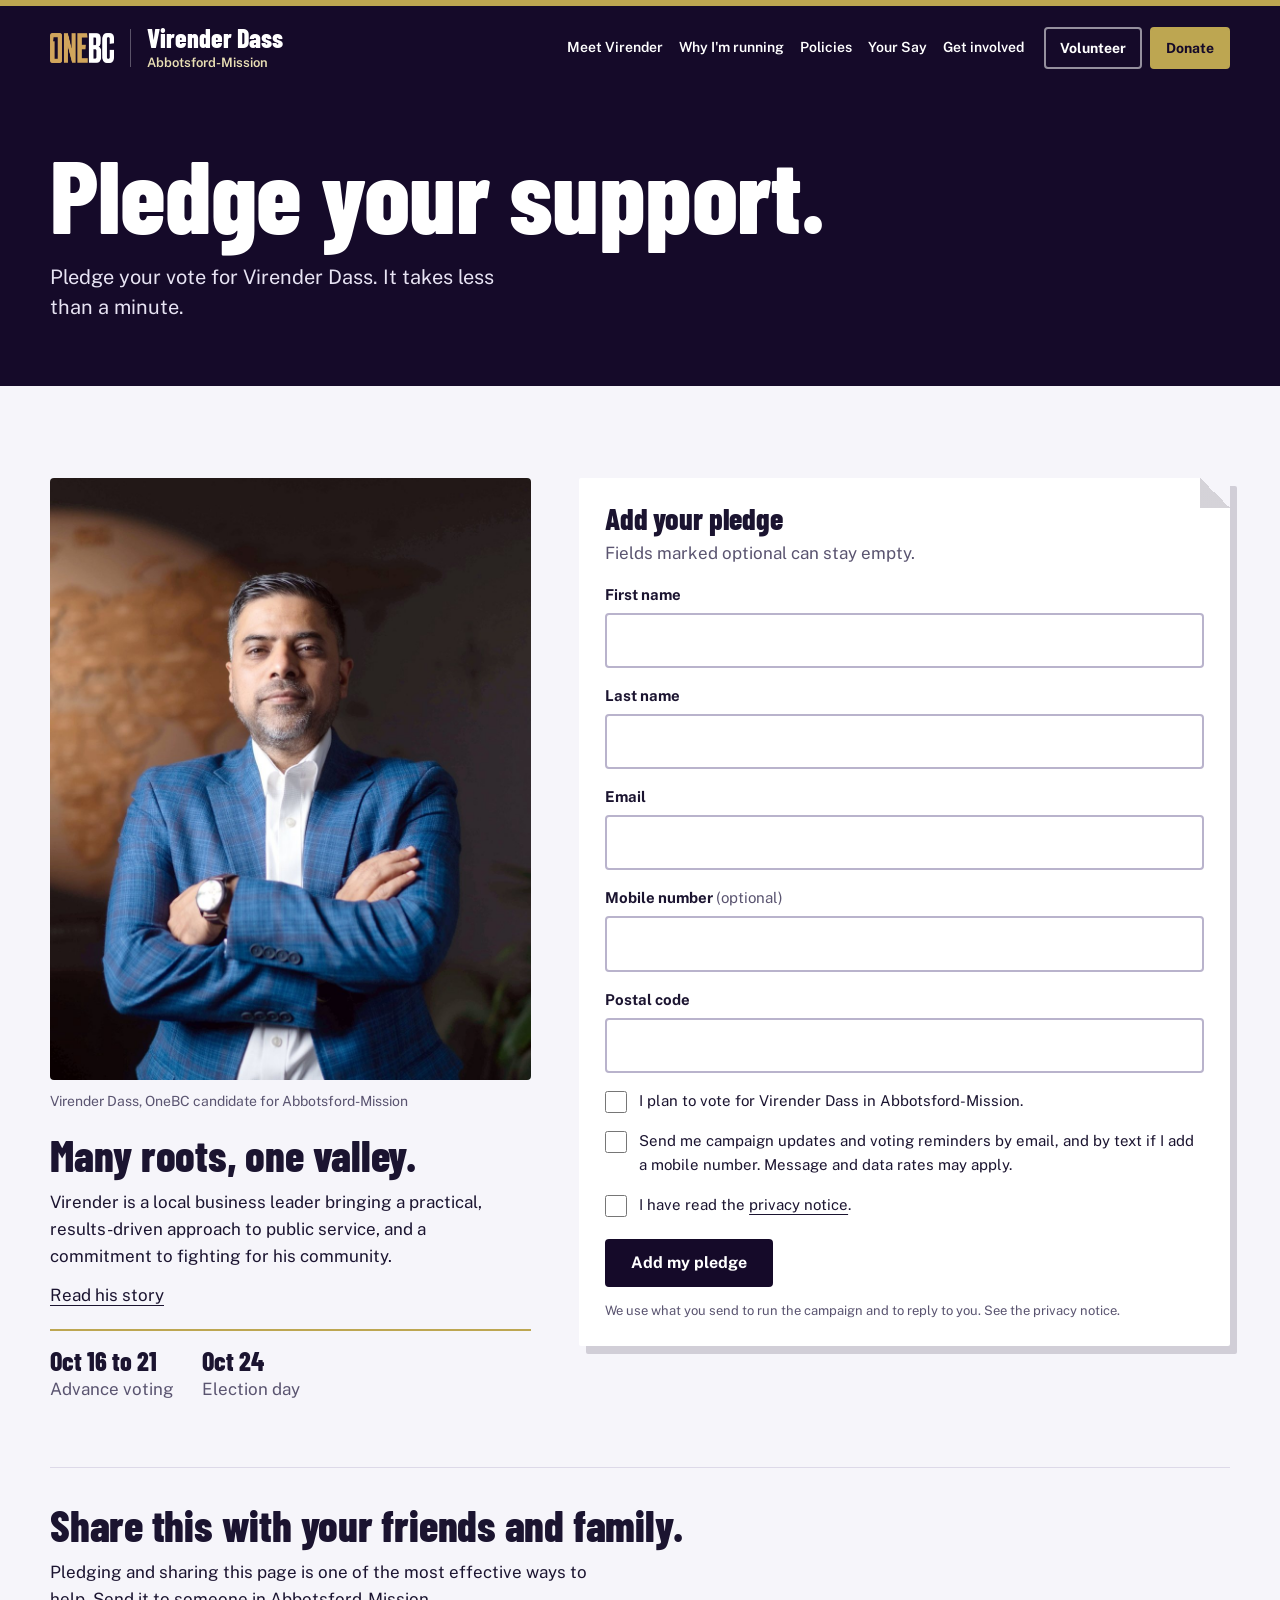
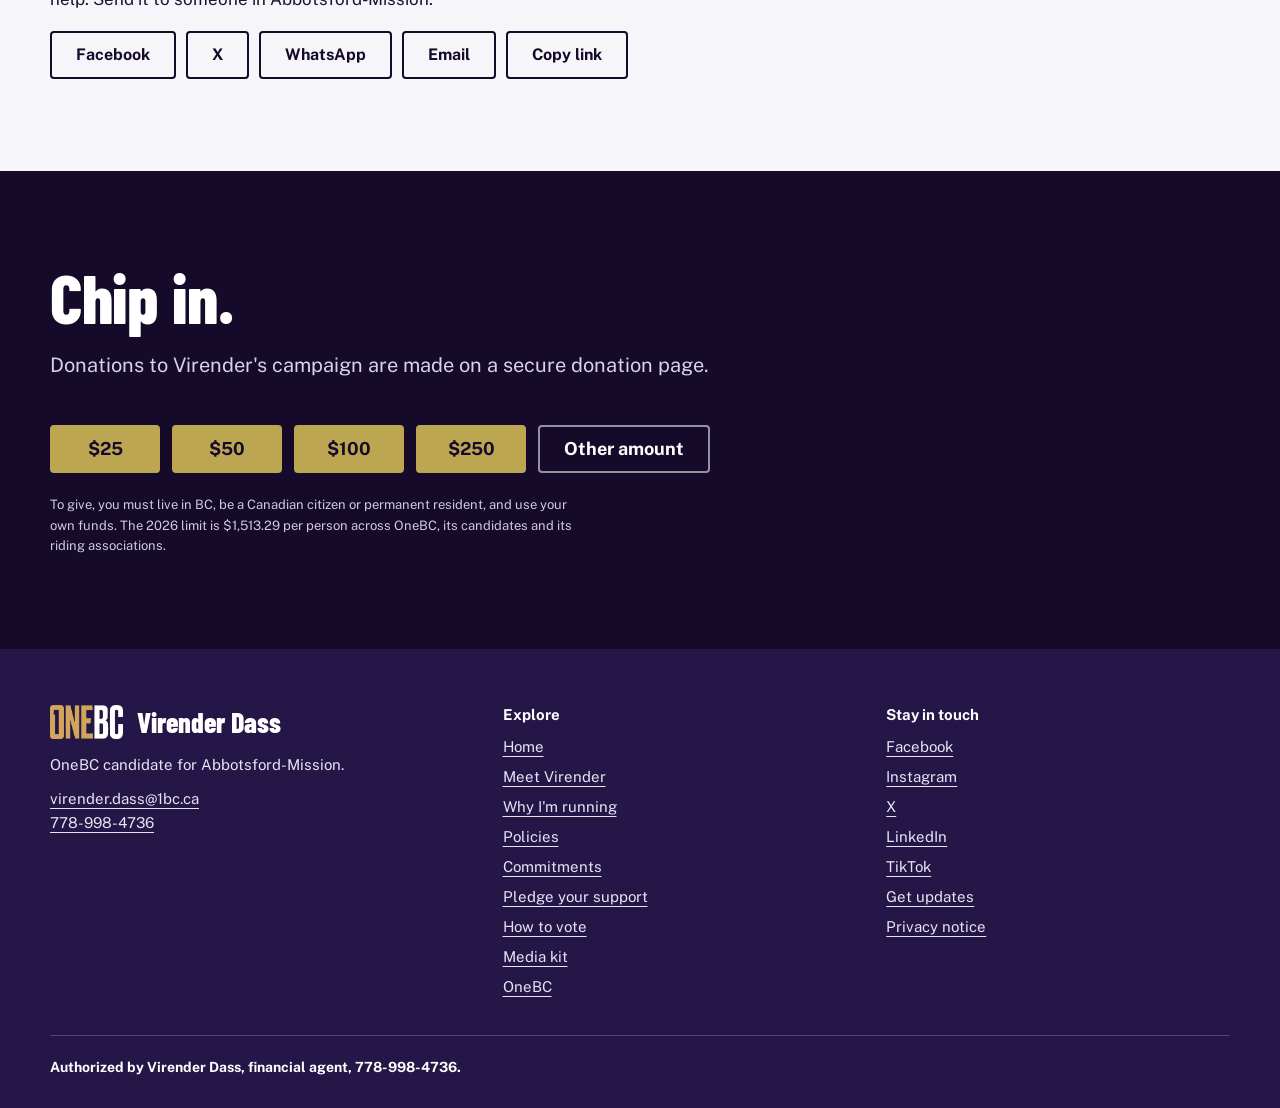
<file: pledge.html>
<!doctype html>
<html lang="en-CA">
<head>
<meta charset="utf-8">
<meta name="viewport" content="width=device-width,initial-scale=1">
<title>Pledge your support | Virender Dass, OneBC candidate for Abbotsford-Mission</title>
<meta name="description" content="Pledge your vote for Virender Dass, OneBC candidate for Abbotsford-Mission. It takes less than a minute.">
<link rel="canonical" href="https://virenderdass.ca/pledge">
<meta name="theme-color" content="#150A29">
<meta property="og:title" content="Pledge your support | Virender Dass, OneBC candidate for Abbotsford-Mission">
<meta property="og:description" content="Pledge your vote for Virender Dass. It takes less than a minute.">
<meta property="og:type" content="website">
<meta property="og:url" content="https://virenderdass.ca/pledge">
<meta property="og:image" content="https://virenderdass.ca/assets/img/share-card.jpg">
<meta property="og:image:width" content="1200">
<meta property="og:image:height" content="630">
<meta property="og:image:alt" content="Virender Dass, OneBC candidate for Abbotsford-Mission">
<meta name="twitter:card" content="summary_large_image">
<meta name="twitter:image" content="https://virenderdass.ca/assets/img/share-card.jpg">
<link rel="icon" type="image/png" sizes="96x96" href="/favicon-96.png">
<link rel="icon" href="/favicon.ico" sizes="any">
<link rel="icon" type="image/png" sizes="192x192" href="/favicon-192.png">
<link rel="apple-touch-icon" href="/apple-touch-icon.png">
<link rel="preconnect" href="https://fonts.googleapis.com">
<link rel="preconnect" href="https://fonts.gstatic.com" crossorigin>
<link href="https://fonts.googleapis.com/css2?family=Barlow+Condensed:wght@600;700;800&family=Public+Sans:wght@400;600;700&display=swap" rel="stylesheet">
<link rel="stylesheet" href="assets/style.css">
<script type="application/ld+json">
{
  "@context": "https://schema.org",
  "@type": "BreadcrumbList",
  "itemListElement": [
    {
      "@type": "ListItem",
      "position": 1,
      "name": "Home",
      "item": "https://virenderdass.ca/"
    },
    {
      "@type": "ListItem",
      "position": 2,
      "name": "Pledge your support",
      "item": "https://virenderdass.ca/pledge"
    }
  ]
}
</script>
</head>
<body id="top">
<a class="skip" href="#main">Skip to content</a>
<header class="site-header">
  <div class="wrap bar">
    <a class="lockup" href="/" aria-label="Virender Dass, OneBC candidate for Abbotsford-Mission. Home">
      <img class="party-logo" src="assets/onebc-logo-reversed.png" alt="OneBC" width="73" height="34">
      <span class="rule" aria-hidden="true"></span>
      <span><span class="name">Virender Dass</span><span class="sub">Abbotsford-Mission</span></span>
    </a>
    <a class="btn btn-gold header-donate" href="#donate">Donate</a>
    <button class="menu-btn" aria-expanded="false" aria-controls="nav">Menu</button>
    <nav class="nav" id="nav" aria-label="Main">
      <a class="link" href="/meet-virender">Meet Virender</a>
      <a class="link" href="/why-im-running">Why I'm running</a>
      <a class="link" href="/policies">Policies</a>
      <a class="link" href="/your-say">Your Say</a>
      <a class="link" href="/#trending" data-trending-link hidden>Trending</a>
      <a class="link" href="/#involved">Get involved</a>
      <a class="link" href="/free-ride-to-vote" data-ride-link>Free ride to vote</a>
      <span class="cta">
        <button class="btn btn-ghost" data-form="volunteer" type="button">Volunteer</button>
        <a class="btn btn-gold" href="#donate">Donate</a>
      </span>
    </nav>
  </div>
</header>
<main id="main">
<section class="page-hero">
  <div class="wrap">
    <h1>Pledge your support.</h1>
    <p class="sub">Pledge your vote for Virender Dass. It takes less than a minute.</p>
  </div>
</section>

<section class="block say" aria-labelledby="pledge-title">
  <div class="wrap">
    <div class="pledge-grid">
      <aside class="pledge-side">
        <figure class="photo-fig"><div class="photo-box"><img src="assets/img/virender-portrait.jpg" alt="Virender Dass, OneBC candidate for Abbotsford-Mission" width="1000" height="1250"></div><figcaption>Virender Dass, OneBC candidate for Abbotsford-Mission</figcaption></figure>
        <h2>Many roots, one valley.</h2>
        <p>Virender is a local business leader bringing a practical, results-driven approach to public service, and a commitment to fighting for his community.</p>
        <p><a href="/meet-virender">Read his story</a></p>
        <div class="pledge-dates">
          <div><strong>Oct 16 to 21</strong><span>Advance voting</span></div>
          <div><strong>Oct 24</strong><span>Election day</span></div>
        </div>
      </aside>
      <div class="note n-white formcard">
        <h3 id="pledge-title">Add your pledge</h3>
        <p class="intro">Fields marked optional can stay empty.</p>
        <div id="pledge-form"></div>
      </div>
    </div>

    <div class="share">
      <h2>Share this with your friends and family.</h2>
      <p>Pledging and sharing this page is one of the most effective ways to help. Send it to someone in Abbotsford-Mission.</p>
      <div class="share-btns">
        <a class="btn btn-line" data-share="facebook" href="#" target="_blank" rel="noopener noreferrer">Facebook</a>
        <a class="btn btn-line" data-share="x" href="#" target="_blank" rel="noopener noreferrer">X</a>
        <a class="btn btn-line" data-share="whatsapp" href="#" target="_blank" rel="noopener noreferrer">WhatsApp</a>
        <a class="btn btn-line" data-share="email" href="#">Email</a>
        <button class="btn btn-line" type="button" data-copy>Copy link</button>
      </div>
    </div>
  </div>
</section>

<section class="block donate" id="donate" aria-labelledby="don-title">
  <div class="wrap">
    <div class="sec-head">
      <h2 id="don-title">Chip in.</h2>
      <p>Donations to Virender's campaign are made on a secure donation page.</p>
    </div>
    <div class="amounts">
      <a class="btn btn-gold" href="#" data-link="donate" target="_blank" rel="noopener">$25</a>
      <a class="btn btn-gold" href="#" data-link="donate" target="_blank" rel="noopener">$50</a>
      <a class="btn btn-gold" href="#" data-link="donate" target="_blank" rel="noopener">$100</a>
      <a class="btn btn-gold" href="#" data-link="donate" target="_blank" rel="noopener">$250</a>
      <a class="btn btn-ghost" href="#" data-link="donate" target="_blank" rel="noopener">Other amount</a>
    </div>
    <p class="fine">To give, you must live in BC, be a Canadian citizen or permanent resident, and use your own funds. The 2026 limit is $1,513.29 per person across OneBC, its candidates and its riding associations.</p>
  </div>
</section>
</main>

<footer class="footer">
  <div class="wrap">
    <div class="f-grid">
      <div>
        <div class="logo-row">
          <img class="party-logo" src="assets/onebc-logo-reversed.png" alt="OneBC" width="73" height="34">
          <span class="nm">Virender Dass</span>
        </div>
        <p>OneBC candidate for Abbotsford-Mission.</p>
        <p style="margin-top:10px"><a href="mailto:virender.dass@1bc.ca">virender.dass@1bc.ca</a><br><a href="tel:+17789984736">778-998-4736</a></p>
      </div>
      <div>
        <h4>Explore</h4>
        <ul>
          <li><a href="/">Home</a></li>
          <li><a href="/meet-virender">Meet Virender</a></li>
          <li><a href="/why-im-running">Why I'm running</a></li>
          <li><a href="/policies">Policies</a></li>
          <li><a href="/commitments">Commitments</a></li>
          <li><a href="/pledge">Pledge your support</a></li>
          <li><a href="/#vote">How to vote</a></li>
          <li><a href="/media-kit">Media kit</a></li>
          <li><a href="https://1bc.ca/" target="_blank" rel="noopener">OneBC</a></li>
        </ul>
      </div>
      <div>
        <h4>Stay in touch</h4>
        <ul>
          <li><a href="https://www.facebook.com/people/Virender-Dass-for-Abbotsford-Mission/61595107021778/" target="_blank" rel="noopener noreferrer">Facebook</a></li>
          <li><a href="https://www.instagram.com/virenderdassbc/" target="_blank" rel="noopener noreferrer">Instagram</a></li>
          <li><a href="https://x.com/virenderdassbc" target="_blank" rel="noopener noreferrer">X</a></li>
          <li><a href="https://www.linkedin.com/company/virenderdassabbotsfordmission/" target="_blank" rel="noopener noreferrer">LinkedIn</a></li>
          <li><a href="https://www.tiktok.com/@virender.dass" target="_blank" rel="noopener noreferrer">TikTok</a></li>
          <li><button class="linkbtn" type="button" data-form="updates">Get updates</button></li>
          <li><button class="linkbtn" type="button" data-privacy-open>Privacy notice</button></li>
        </ul>
      </div>
    </div>
    <div class="auth">
      <p><strong>Authorized by Virender Dass, financial agent, 778-998-4736.</strong></p>
    </div>
  </div>
</footer>

<dialog id="dlg" aria-labelledby="dlg-title">
  <div class="dlg-in">
    <div class="dlg-head"><h2 id="dlg-title"></h2><button class="x" type="button" aria-label="Close" id="dlg-x">&times;</button></div>
    <p class="dlg-intro" id="dlg-intro"></p>
    <div id="dlg-body"></div>
  </div>
</dialog>
<script src="assets/videos.js"></script>
<script src="assets/site.js"></script>
</body>
</html>
</file>
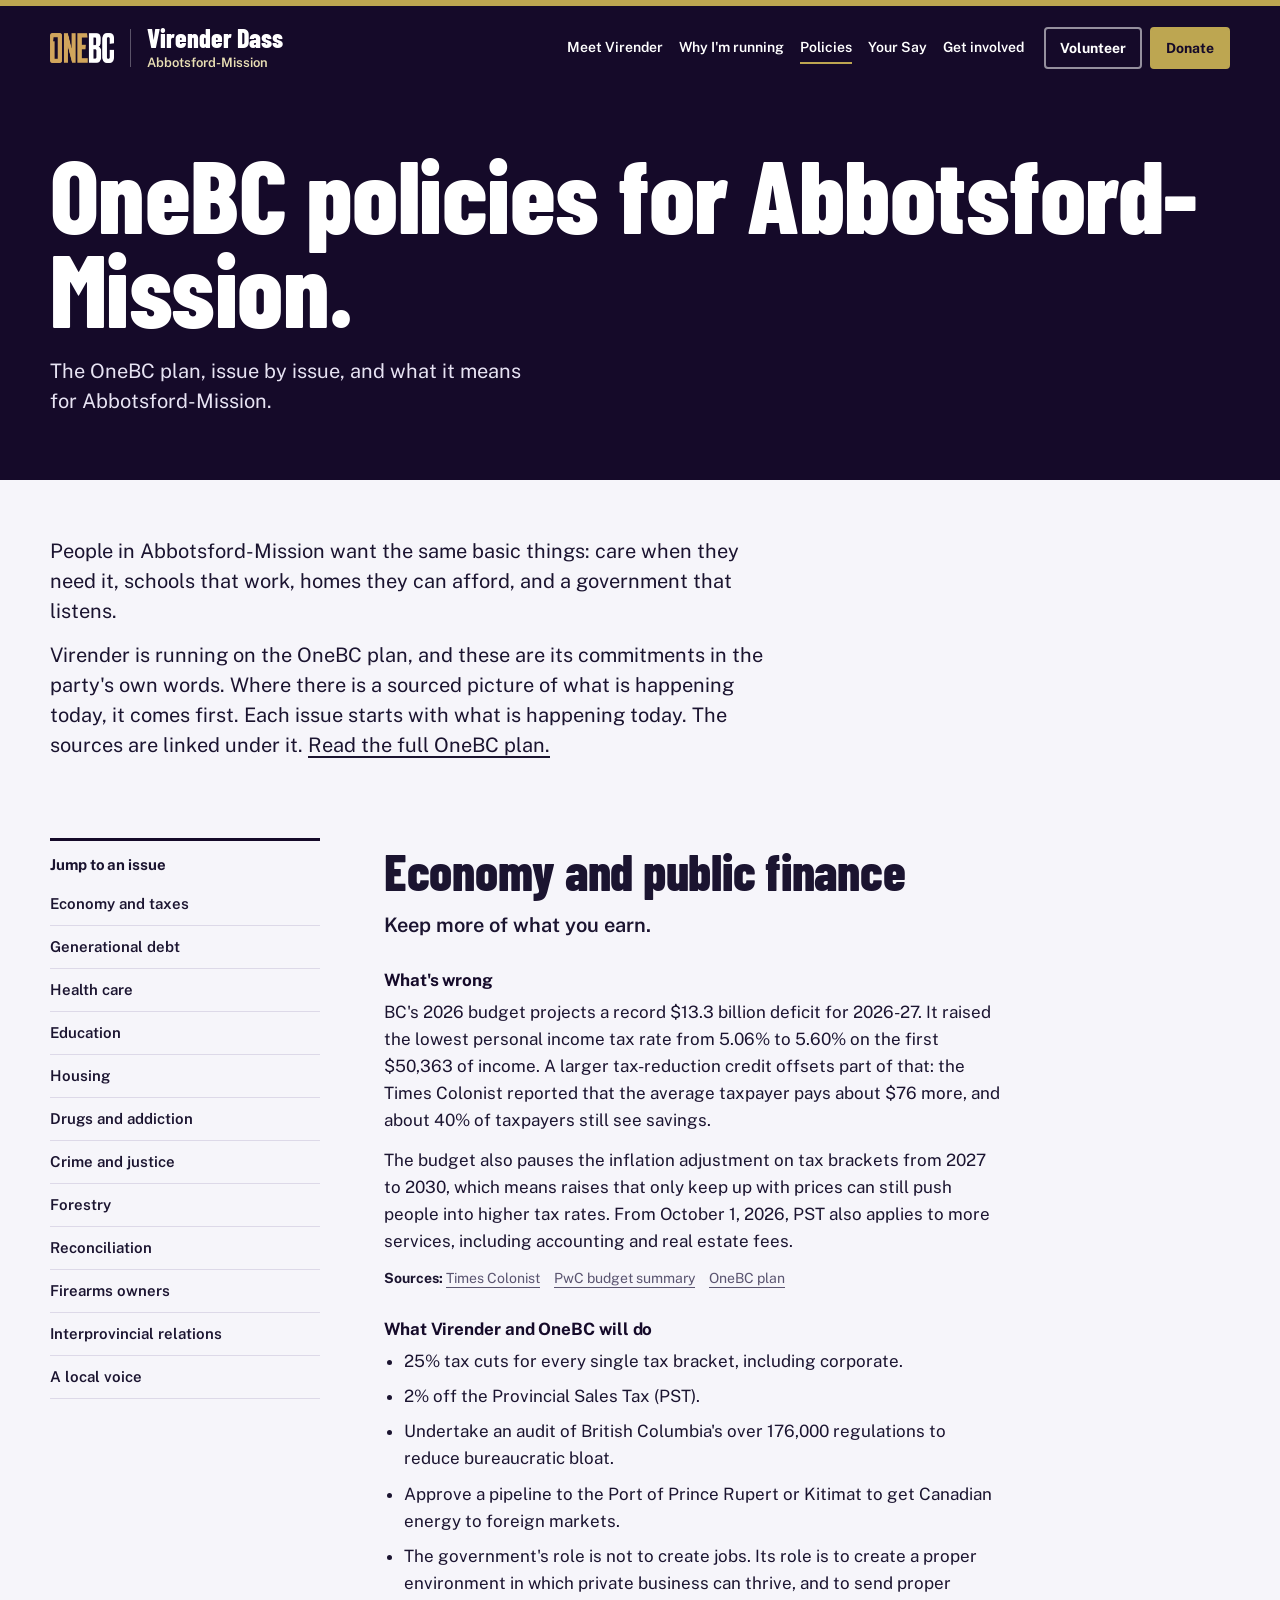
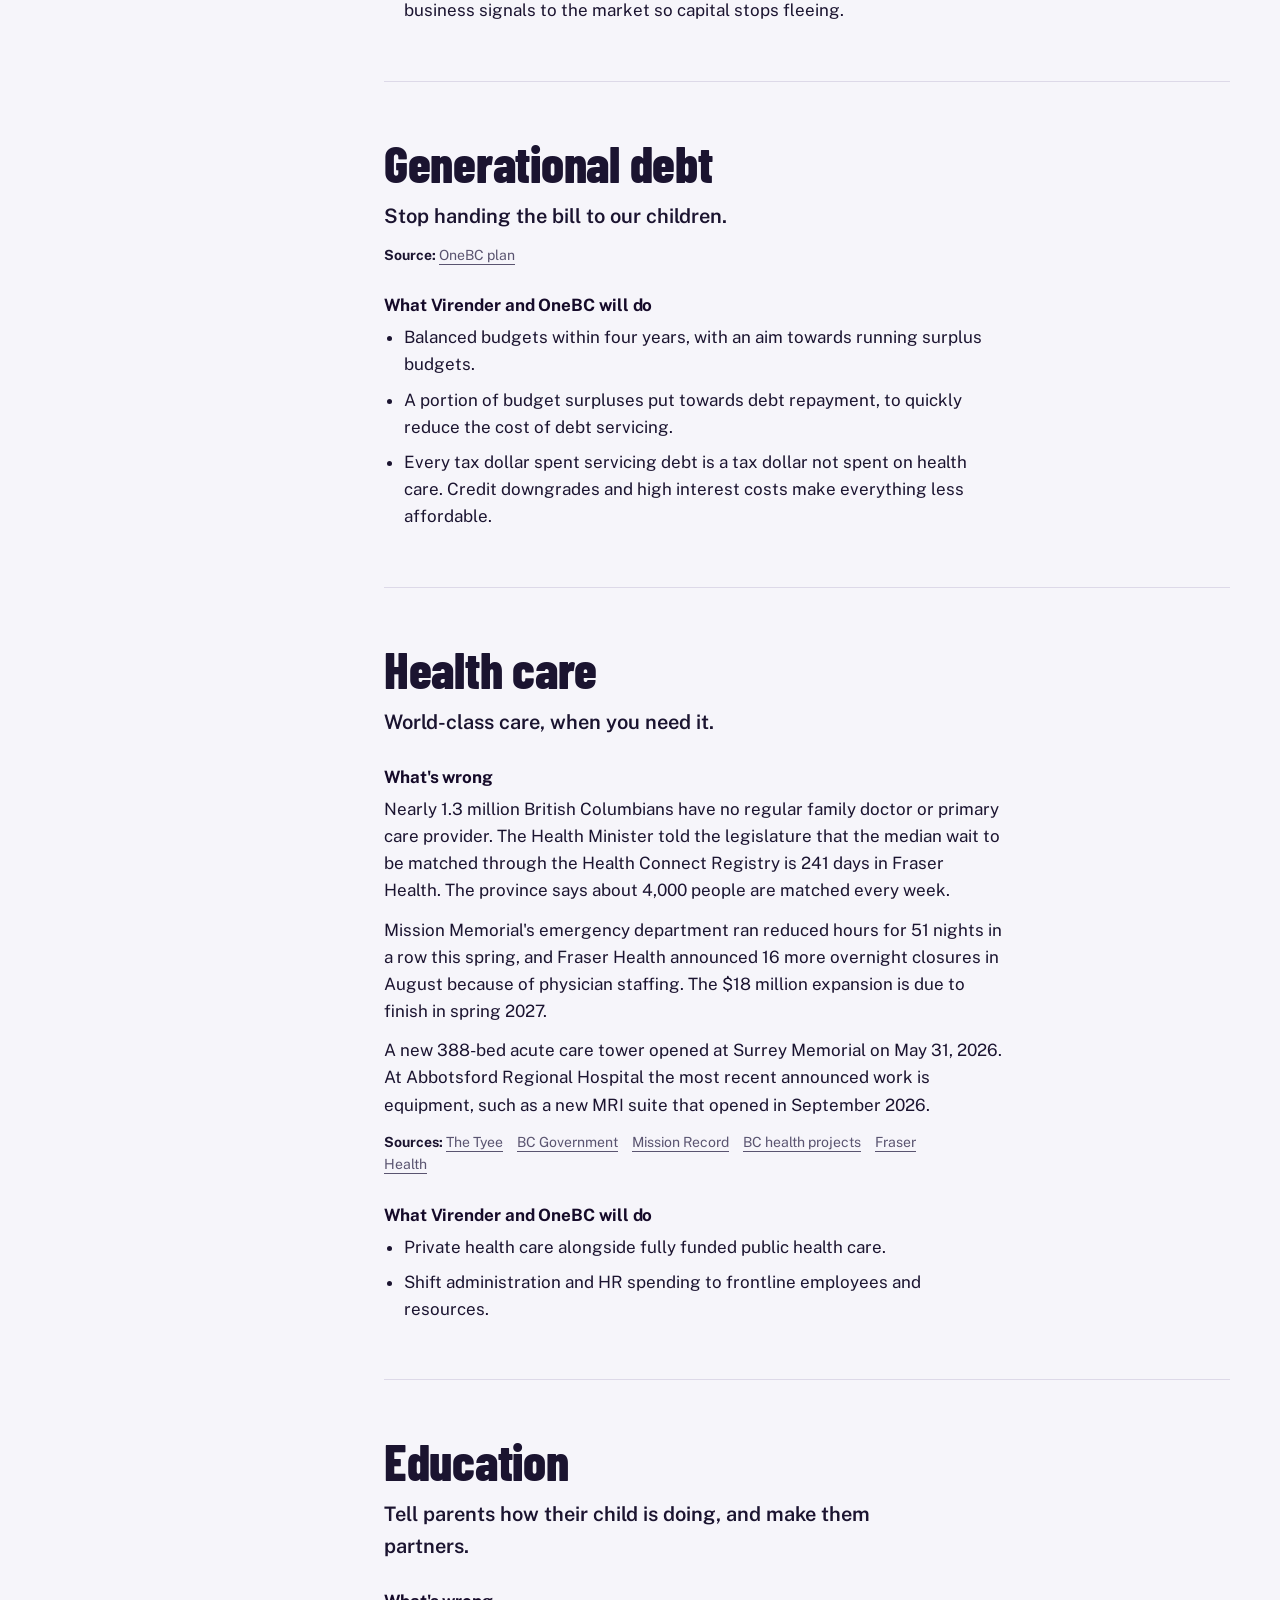
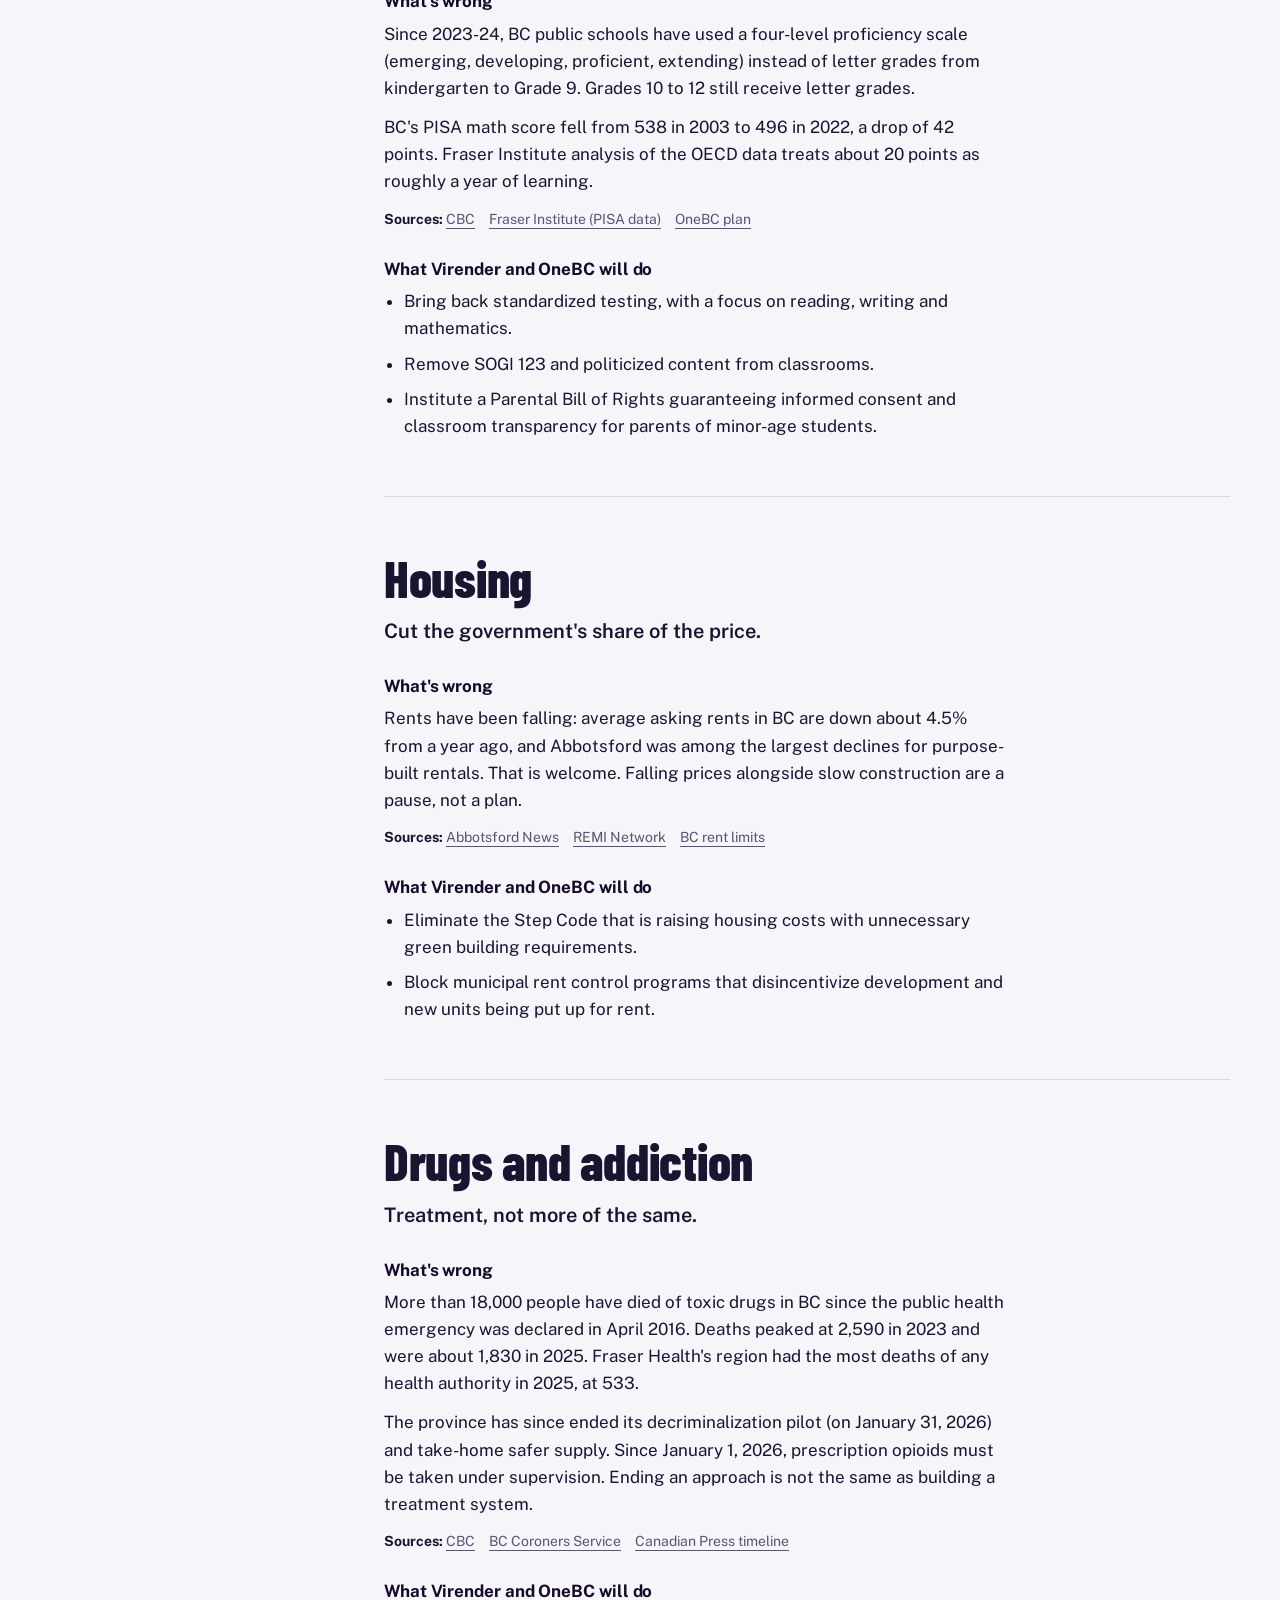
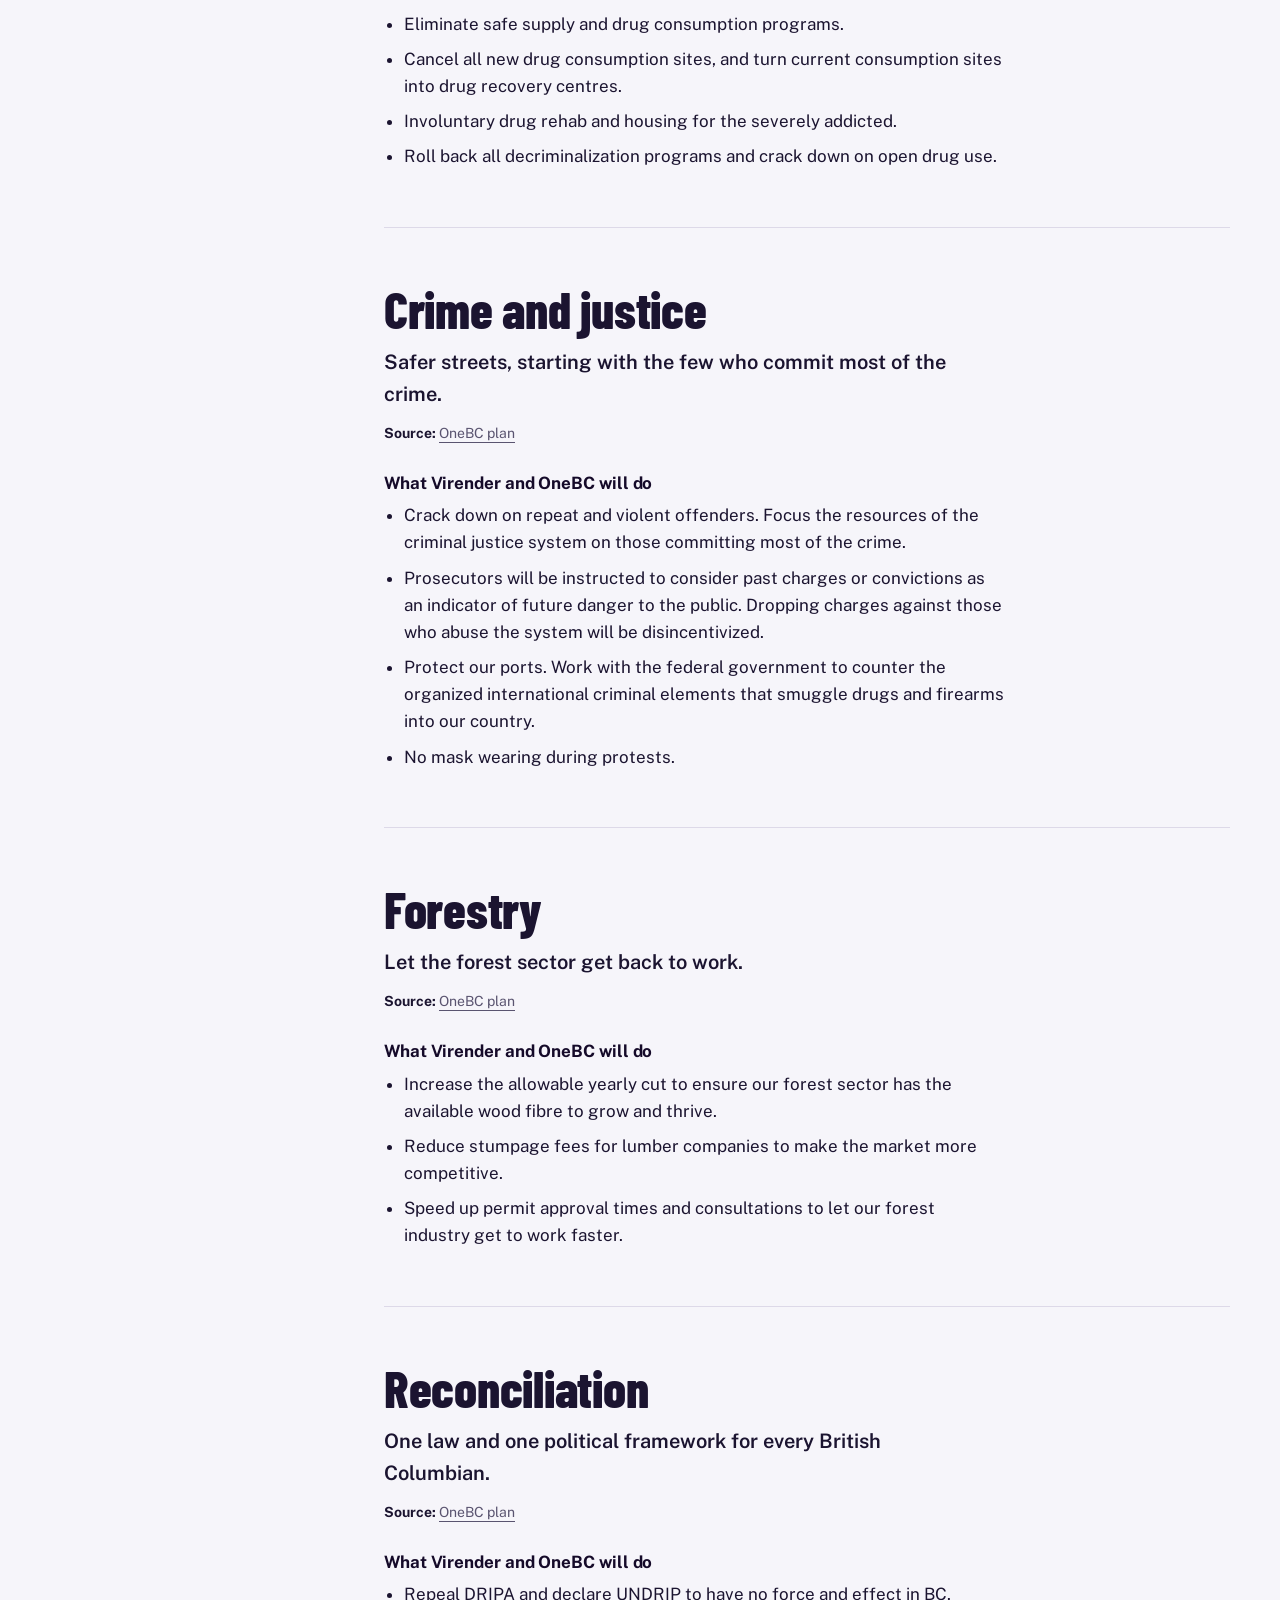
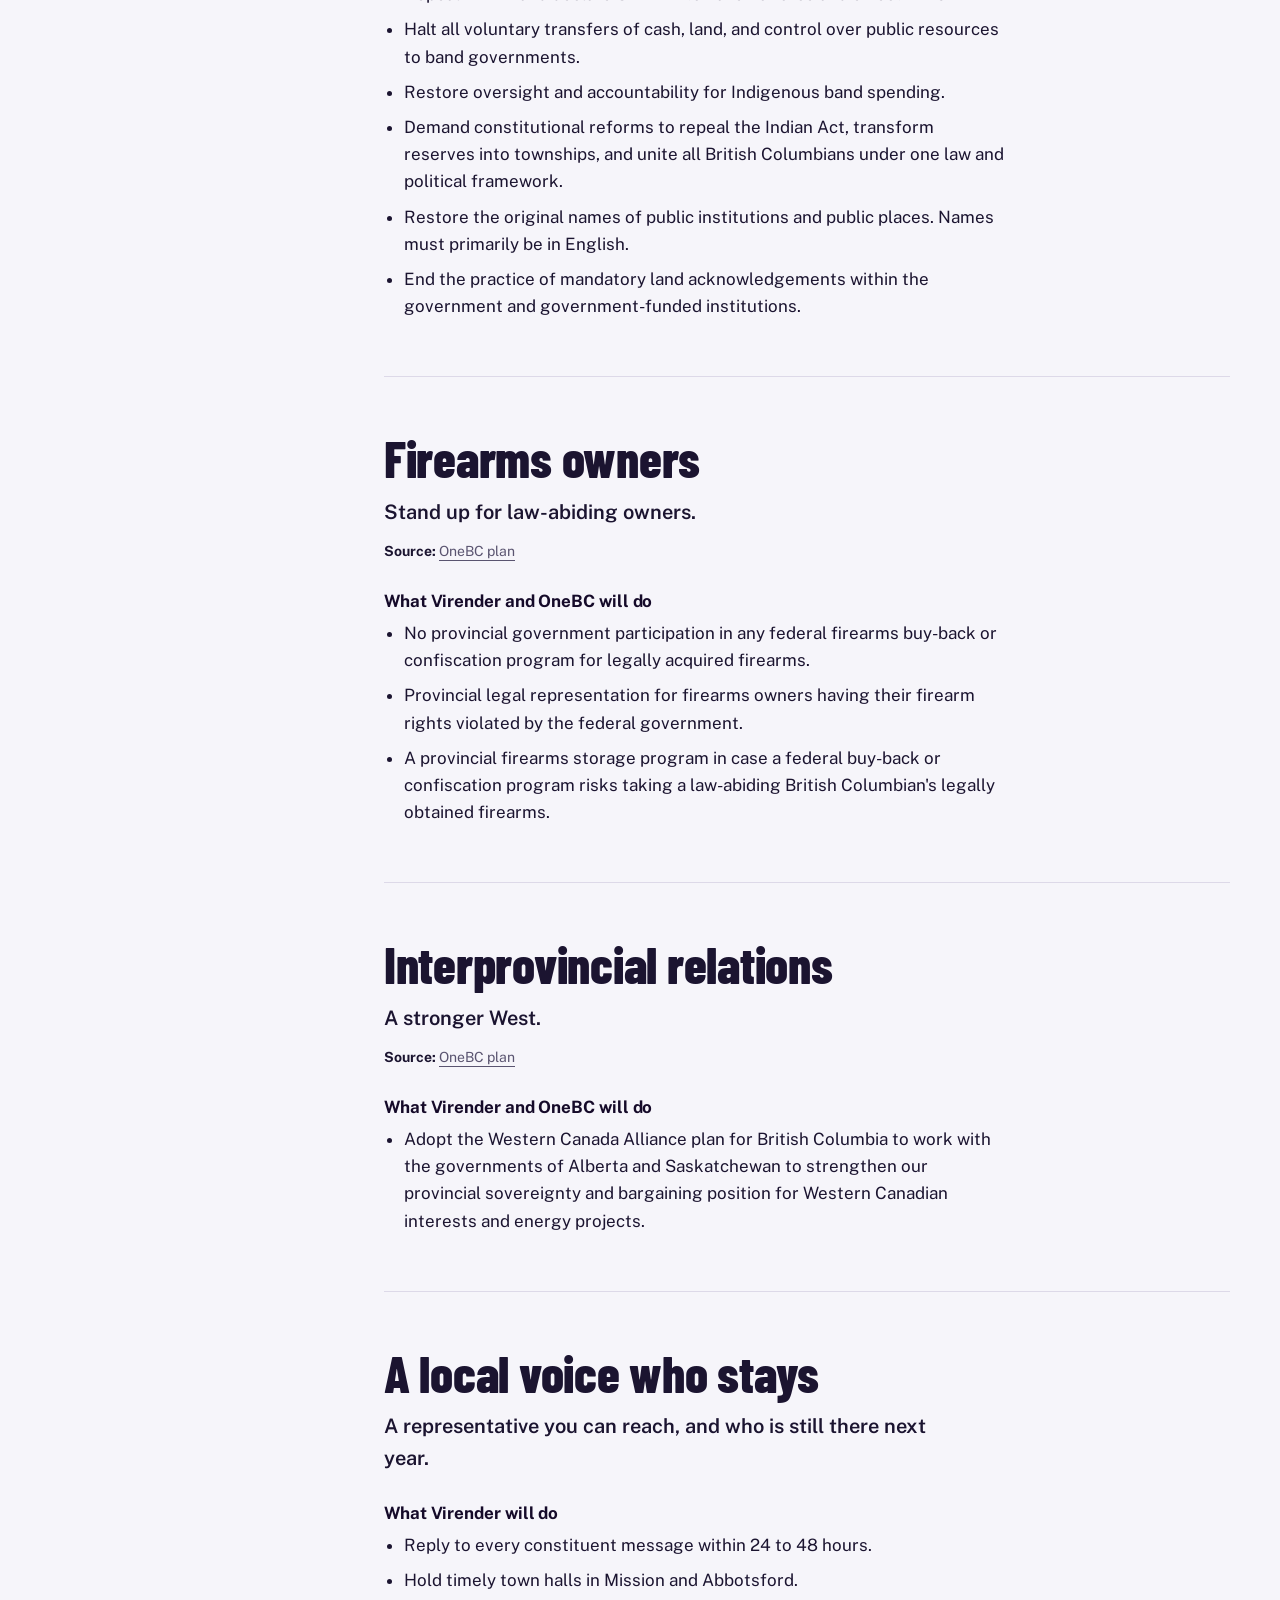
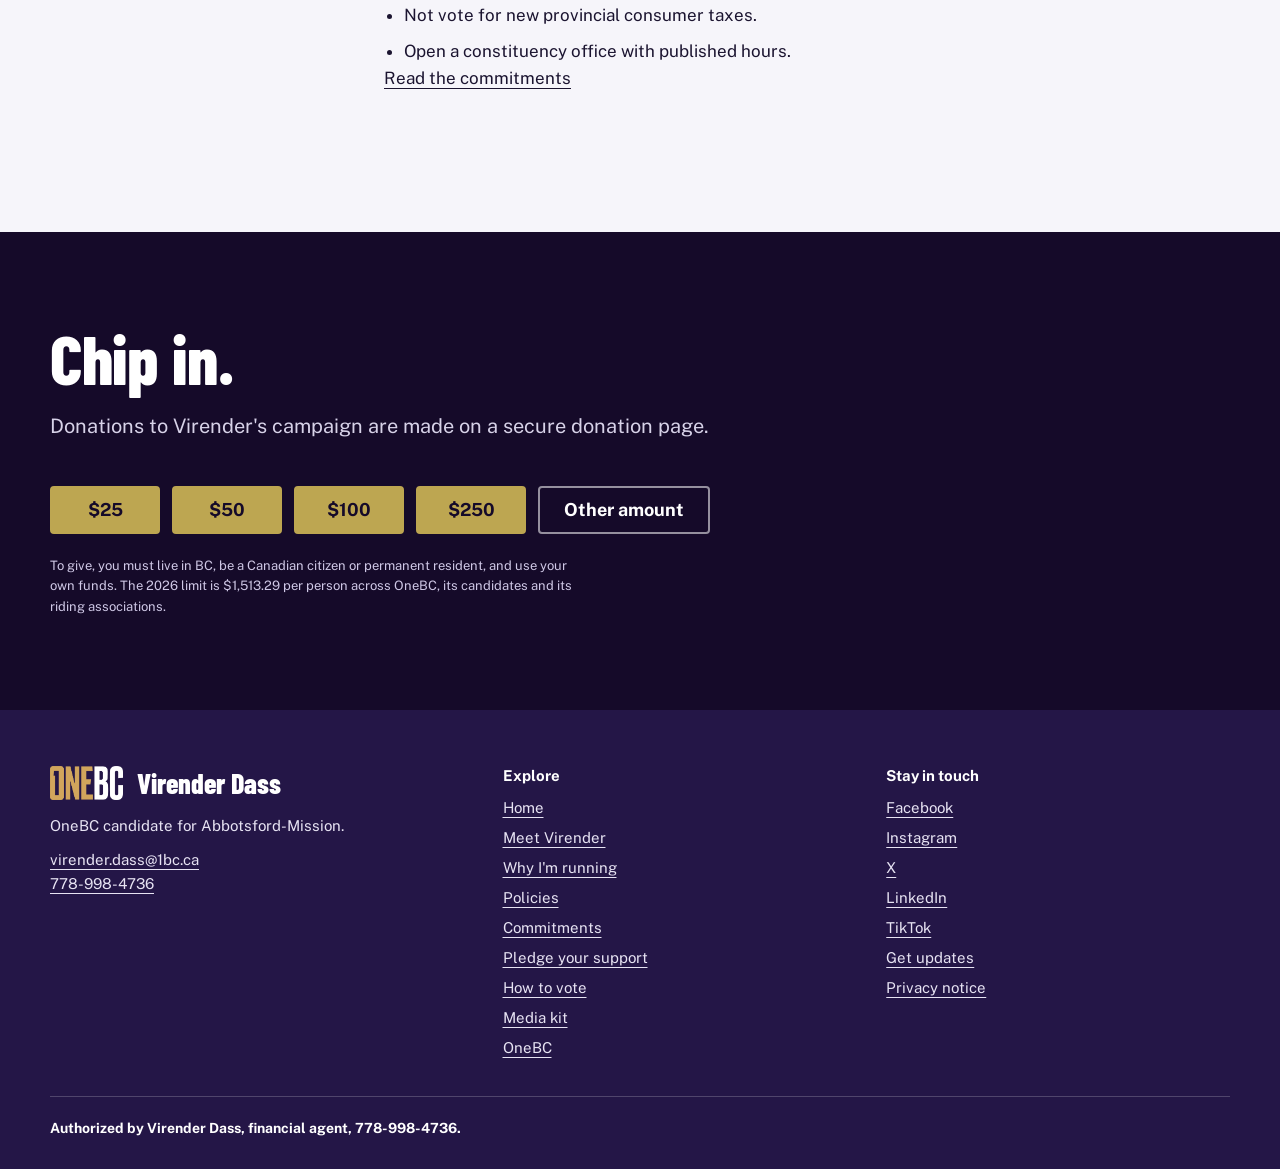
<file: policies.html>
<!doctype html>
<html lang="en-CA">
<head>
<meta charset="utf-8">
<meta name="viewport" content="width=device-width,initial-scale=1">
<title>OneBC Policies | Virender Dass for Abbotsford-Mission 2026</title>
<meta name="description" content="Virender Dass is running on the OneBC plan: lower taxes, balanced budgets, safer streets, and schools and health care that work. Read it issue by issue.">
<link rel="canonical" href="https://virenderdass.ca/policies">
<meta name="theme-color" content="#150A29">
<meta property="og:title" content="OneBC Policies | Virender Dass for Abbotsford-Mission 2026">
<meta property="og:description" content="Virender Dass is running on the OneBC plan: lower taxes, balanced budgets, safer streets, and schools and health care that work. Read it issue by issue.">
<meta property="og:type" content="website">
<meta property="og:url" content="https://virenderdass.ca/policies">
<meta property="og:image" content="https://virenderdass.ca/assets/img/share-card.jpg">
<meta property="og:image:width" content="1200">
<meta property="og:image:height" content="630">
<meta property="og:image:alt" content="Virender Dass, OneBC candidate for Abbotsford-Mission">
<meta name="twitter:card" content="summary_large_image">
<meta name="twitter:image" content="https://virenderdass.ca/assets/img/share-card.jpg">
<link rel="icon" type="image/png" sizes="96x96" href="/favicon-96.png">
<link rel="icon" href="/favicon.ico" sizes="any">
<link rel="icon" type="image/png" sizes="192x192" href="/favicon-192.png">
<link rel="apple-touch-icon" href="/apple-touch-icon.png">
<link rel="preconnect" href="https://fonts.googleapis.com">
<link rel="preconnect" href="https://fonts.gstatic.com" crossorigin>
<link href="https://fonts.googleapis.com/css2?family=Barlow+Condensed:wght@600;700;800&family=Public+Sans:wght@400;600;700&display=swap" rel="stylesheet">
<link rel="stylesheet" href="assets/style.css">
<script type="application/ld+json">
{
  "@context": "https://schema.org",
  "@type": "BreadcrumbList",
  "itemListElement": [
    {
      "@type": "ListItem",
      "position": 1,
      "name": "Home",
      "item": "https://virenderdass.ca/"
    },
    {
      "@type": "ListItem",
      "position": 2,
      "name": "Policies",
      "item": "https://virenderdass.ca/policies"
    }
  ]
}
</script>
</head>
<body id="top">
<a class="skip" href="#main">Skip to content</a>
<header class="site-header">
  <div class="wrap bar">
    <a class="lockup" href="/" aria-label="Virender Dass, OneBC candidate for Abbotsford-Mission. Home">
      <img class="party-logo" src="assets/onebc-logo-reversed.png" alt="OneBC" width="73" height="34">
      <span class="rule" aria-hidden="true"></span>
      <span><span class="name">Virender Dass</span><span class="sub">Abbotsford-Mission</span></span>
    </a>
    <a class="btn btn-gold header-donate" href="#donate">Donate</a>
    <button class="menu-btn" aria-expanded="false" aria-controls="nav">Menu</button>
    <nav class="nav" id="nav" aria-label="Main">
      <a class="link" href="/meet-virender">Meet Virender</a>
      <a class="link" href="/why-im-running">Why I'm running</a>
      <a class="link" href="/policies" aria-current="page">Policies</a>
      <a class="link" href="/your-say">Your Say</a>
      <a class="link" href="/#trending" data-trending-link hidden>Trending</a>
      <a class="link" href="/#involved">Get involved</a>
      <a class="link" href="/free-ride-to-vote" data-ride-link>Free ride to vote</a>
      <span class="cta">
        <button class="btn btn-ghost" data-form="volunteer" type="button">Volunteer</button>
        <a class="btn btn-gold" href="#donate">Donate</a>
      </span>
    </nav>
  </div>
</header>
<main id="main">
<section class="page-hero">
  <div class="wrap">
    <h1>OneBC policies for Abbotsford-Mission.</h1>
    <p class="sub">The OneBC plan, issue by issue, and what it means for Abbotsford-Mission.</p>
  </div>
</section>

<div class="wrap">
  <div class="intro-box">
    <p>People in Abbotsford-Mission want the same basic things: care when they need it, schools that work, homes they can afford, and a government that listens.</p>
    <p>Virender is running on the OneBC plan, and these are its commitments in the party's own words. Where there is a sourced picture of what is happening today, it comes first. Each issue starts with what is happening today. The sources are linked under it. <a href="https://1bc.ca/priorities" target="_blank" rel="noopener">Read the full OneBC plan.</a></p>
  </div>
  <div class="policy-layout">
    <nav class="jump" aria-label="Jump to an issue"><h2>Jump to an issue</h2><ul><li><a href="#costs">Economy and taxes</a></li><li><a href="#debt">Generational debt</a></li><li><a href="#health">Health care</a></li><li><a href="#education">Education</a></li><li><a href="#housing">Housing</a></li><li><a href="#safety">Drugs and addiction</a></li><li><a href="#crime">Crime and justice</a></li><li><a href="#forestry">Forestry</a></li><li><a href="#reconciliation">Reconciliation</a></li><li><a href="#firearms">Firearms owners</a></li><li><a href="#west">Interprovincial relations</a></li><li><a href="#voice">A local voice</a></li></ul></nav>
    <div>
<section class="policy" id="costs" aria-labelledby="costs-t">
  <h2 id="costs-t">Economy and public finance</h2>
  <p class="promise">Keep more of what you earn.</p>
  <h3>What's wrong</h3>
  <p>BC's 2026 budget projects a record $13.3 billion deficit for 2026-27. It raised the lowest personal income tax rate from 5.06% to 5.60% on the first $50,363 of income. A larger tax-reduction credit offsets part of that: the Times Colonist reported that the average taxpayer pays about $76 more, and about 40% of taxpayers still see savings.</p><p>The budget also pauses the inflation adjustment on tax brackets from 2027 to 2030, which means raises that only keep up with prices can still push people into higher tax rates. From October 1, 2026, PST also applies to more services, including accounting and real estate fees.</p>
  <p class="sources"><span class="src-label">Sources:</span> <a href="https://www.timescolonist.com/local-news/highlights-from-2026-bc-budget-growing-deficit-tax-hike-pst-change-11890794" target="_blank" rel="noopener">Times Colonist</a><a href="https://www.pwc.com/ca/en/services/tax/budgets/2026/british-columbia.html" target="_blank" rel="noopener">PwC budget summary</a><a href="https://1bc.ca/priorities" target="_blank" rel="noopener">OneBC plan</a></p>
  
  <h3>What Virender and OneBC will do</h3>
  <ul><li>25% tax cuts for every single tax bracket, including corporate.</li><li>2% off the Provincial Sales Tax (PST).</li><li>Undertake an audit of British Columbia's over 176,000 regulations to reduce bureaucratic bloat.</li><li>Approve a pipeline to the Port of Prince Rupert or Kitimat to get Canadian energy to foreign markets.</li><li>The government's role is not to create jobs. Its role is to create a proper environment in which private business can thrive, and to send proper business signals to the market so capital stops fleeing.</li></ul>
</section>
<section class="policy" id="debt" aria-labelledby="debt-t">
  <h2 id="debt-t">Generational debt</h2>
  <p class="promise">Stop handing the bill to our children.</p>
  <p class="sources"><span class="src-label">Source:</span> <a href="https://1bc.ca/priorities" target="_blank" rel="noopener">OneBC plan</a></p>
  <h3>What Virender and OneBC will do</h3>
  <ul><li>Balanced budgets within four years, with an aim towards running surplus budgets.</li><li>A portion of budget surpluses put towards debt repayment, to quickly reduce the cost of debt servicing.</li><li>Every tax dollar spent servicing debt is a tax dollar not spent on health care. Credit downgrades and high interest costs make everything less affordable.</li></ul>
</section>
<section class="policy" id="health" aria-labelledby="health-t">
  <h2 id="health-t">Health care</h2>
  <p class="promise">World-class care, when you need it.</p>
  <h3>What's wrong</h3>
  <p>Nearly 1.3 million British Columbians have no regular family doctor or primary care provider. The Health Minister told the legislature that the median wait to be matched through the Health Connect Registry is 241 days in Fraser Health. The province says about 4,000 people are matched every week.</p><p>Mission Memorial's emergency department ran reduced hours for 51 nights in a row this spring, and Fraser Health announced 16 more overnight closures in August because of physician staffing. The $18 million expansion is due to finish in spring 2027.</p><p>A new 388-bed acute care tower opened at Surrey Memorial on May 31, 2026. At Abbotsford Regional Hospital the most recent announced work is equipment, such as a new MRI suite that opened in September 2026.</p>
  <p class="sources"><span class="src-label">Sources:</span> <a href="https://thetyee.ca/News/2026/05/31/BC-Family-Doctor-Crisis-Gets-Even-Worse/" target="_blank" rel="noopener">The Tyee</a><a href="https://www2.gov.bc.ca/gov/content/health/strengthening-health-care" target="_blank" rel="noopener">BC Government</a><a href="https://missioncityrecord.com/2026/08/06/more-overnight-closures-coming-to-mission-memorial-hospital-emergency-department/" target="_blank" rel="noopener">Mission Record</a><a href="https://www2.gov.bc.ca/gov/content/health/accessing-health-care/capital-projects" target="_blank" rel="noopener">BC health projects</a><a href="https://www.fraserhealth.ca/news/2026/Sep/Upgraded-MRI-services-at-Abbotsford-Regional-Hospital-now-open-improving-patient-experience" target="_blank" rel="noopener">Fraser Health</a></p>
  
  <h3>What Virender and OneBC will do</h3>
  <ul><li>Private health care alongside fully funded public health care.</li><li>Shift administration and HR spending to frontline employees and resources.</li></ul>
</section>
<section class="policy" id="education" aria-labelledby="education-t">
  <h2 id="education-t">Education</h2>
  <p class="promise">Tell parents how their child is doing, and make them partners.</p>
  <h3>What's wrong</h3>
  <p>Since 2023-24, BC public schools have used a four-level proficiency scale (emerging, developing, proficient, extending) instead of letter grades from kindergarten to Grade 9. Grades 10 to 12 still receive letter grades.</p><p>BC's PISA math score fell from 538 in 2003 to 496 in 2022, a drop of 42 points. Fraser Institute analysis of the OECD data treats about 20 points as roughly a year of learning.</p>
  <p class="sources"><span class="src-label">Sources:</span> <a href="https://www.cbc.ca/news/canada/british-columbia/b-c-schools-move-away-from-letter-grades-1.6887316" target="_blank" rel="noopener">CBC</a><a href="https://www.fraserinstitute.org/sites/default/files/end-of-accountability-in-bc-high-school-student-performance.pdf" target="_blank" rel="noopener">Fraser Institute (PISA data)</a><a href="https://1bc.ca/priorities" target="_blank" rel="noopener">OneBC plan</a></p>
  
  <h3>What Virender and OneBC will do</h3>
  <ul><li>Bring back standardized testing, with a focus on reading, writing and mathematics.</li><li>Remove SOGI 123 and politicized content from classrooms.</li><li>Institute a Parental Bill of Rights guaranteeing informed consent and classroom transparency for parents of minor-age students.</li></ul>
</section>
<section class="policy" id="housing" aria-labelledby="housing-t">
  <h2 id="housing-t">Housing</h2>
  <p class="promise">Cut the government's share of the price.</p>
  <h3>What's wrong</h3>
  <p>Rents have been falling: average asking rents in BC are down about 4.5% from a year ago, and Abbotsford was among the largest declines for purpose-built rentals. That is welcome. Falling prices alongside slow construction are a pause, not a plan.</p><p></p>
  <p class="sources"><span class="src-label">Sources:</span> <a href="https://abbynews.com/2026/08/27/b-c-s-maximum-allowable-rent-increase-capped-at-2-2-for-2027/" target="_blank" rel="noopener">Abbotsford News</a><a href="https://www.reminetwork.com/articles/b-c-sets-2027-rent-increase-limit-at-2-2/" target="_blank" rel="noopener">REMI Network</a><a href="https://www2.gov.bc.ca/gov/content/housing-tenancy/residential-tenancies/rent-rtb/rent-increases" target="_blank" rel="noopener">BC rent limits</a></p>
  
  <h3>What Virender and OneBC will do</h3>
  <ul><li>Eliminate the Step Code that is raising housing costs with unnecessary green building requirements.</li><li>Block municipal rent control programs that disincentivize development and new units being put up for rent.</li></ul>
</section>
<section class="policy" id="safety" aria-labelledby="safety-t">
  <h2 id="safety-t">Drugs and addiction</h2>
  <p class="promise">Treatment, not more of the same.</p>
  <h3>What's wrong</h3>
  <p>More than 18,000 people have died of toxic drugs in BC since the public health emergency was declared in April 2016. Deaths peaked at 2,590 in 2023 and were about 1,830 in 2025. Fraser Health's region had the most deaths of any health authority in 2025, at 533.</p><p>The province has since ended its decriminalization pilot (on January 31, 2026) and take-home safer supply. Since January 1, 2026, prescription opioids must be taken under supervision. Ending an approach is not the same as building a treatment system.</p>
  <p class="sources"><span class="src-label">Sources:</span> <a href="https://www.cbc.ca/news/canada/british-columbia/10-year-anniversary-toxic-drug-overdose-deaths-public-health-emergency-9.7159394" target="_blank" rel="noopener">CBC</a><a href="https://news.gov.bc.ca/releases/2026PSSG0011-000138" target="_blank" rel="noopener">BC Coroners Service</a><a href="https://www.thecanadianpressnews.ca/politics/a-timeline-of-british-columbias-10-year-overdose-health-emergency/article_d56bdceb-70b0-5015-99d9-0ce394c96001.html" target="_blank" rel="noopener">Canadian Press timeline</a></p>
  
  <h3>What Virender and OneBC will do</h3>
  <ul><li>Eliminate safe supply and drug consumption programs.</li><li>Cancel all new drug consumption sites, and turn current consumption sites into drug recovery centres.</li><li>Involuntary drug rehab and housing for the severely addicted.</li><li>Roll back all decriminalization programs and crack down on open drug use.</li></ul>
</section>
<section class="policy" id="crime" aria-labelledby="crime-t">
  <h2 id="crime-t">Crime and justice</h2>
  <p class="promise">Safer streets, starting with the few who commit most of the crime.</p>
  <p class="sources"><span class="src-label">Source:</span> <a href="https://1bc.ca/priorities" target="_blank" rel="noopener">OneBC plan</a></p>
  <h3>What Virender and OneBC will do</h3>
  <ul><li>Crack down on repeat and violent offenders. Focus the resources of the criminal justice system on those committing most of the crime.</li><li>Prosecutors will be instructed to consider past charges or convictions as an indicator of future danger to the public. Dropping charges against those who abuse the system will be disincentivized.</li><li>Protect our ports. Work with the federal government to counter the organized international criminal elements that smuggle drugs and firearms into our country.</li><li>No mask wearing during protests.</li></ul>
</section>
<section class="policy" id="forestry" aria-labelledby="forestry-t">
  <h2 id="forestry-t">Forestry</h2>
  <p class="promise">Let the forest sector get back to work.</p>
  <p class="sources"><span class="src-label">Source:</span> <a href="https://1bc.ca/priorities" target="_blank" rel="noopener">OneBC plan</a></p>
  <h3>What Virender and OneBC will do</h3>
  <ul><li>Increase the allowable yearly cut to ensure our forest sector has the available wood fibre to grow and thrive.</li><li>Reduce stumpage fees for lumber companies to make the market more competitive.</li><li>Speed up permit approval times and consultations to let our forest industry get to work faster.</li></ul>
</section>
<section class="policy" id="reconciliation" aria-labelledby="reconciliation-t">
  <h2 id="reconciliation-t">Reconciliation</h2>
  <p class="promise">One law and one political framework for every British Columbian.</p>
  <p class="sources"><span class="src-label">Source:</span> <a href="https://1bc.ca/priorities" target="_blank" rel="noopener">OneBC plan</a></p>
  <h3>What Virender and OneBC will do</h3>
  <ul><li>Repeal DRIPA and declare UNDRIP to have no force and effect in BC.</li><li>Halt all voluntary transfers of cash, land, and control over public resources to band governments.</li><li>Restore oversight and accountability for Indigenous band spending.</li><li>Demand constitutional reforms to repeal the Indian Act, transform reserves into townships, and unite all British Columbians under one law and political framework.</li><li>Restore the original names of public institutions and public places. Names must primarily be in English.</li><li>End the practice of mandatory land acknowledgements within the government and government-funded institutions.</li></ul>
</section>
<section class="policy" id="firearms" aria-labelledby="firearms-t">
  <h2 id="firearms-t">Firearms owners</h2>
  <p class="promise">Stand up for law-abiding owners.</p>
  <p class="sources"><span class="src-label">Source:</span> <a href="https://1bc.ca/priorities" target="_blank" rel="noopener">OneBC plan</a></p>
  <h3>What Virender and OneBC will do</h3>
  <ul><li>No provincial government participation in any federal firearms buy-back or confiscation program for legally acquired firearms.</li><li>Provincial legal representation for firearms owners having their firearm rights violated by the federal government.</li><li>A provincial firearms storage program in case a federal buy-back or confiscation program risks taking a law-abiding British Columbian's legally obtained firearms.</li></ul>
</section>
<section class="policy" id="west" aria-labelledby="west-t">
  <h2 id="west-t">Interprovincial relations</h2>
  <p class="promise">A stronger West.</p>
  <p class="sources"><span class="src-label">Source:</span> <a href="https://1bc.ca/priorities" target="_blank" rel="noopener">OneBC plan</a></p>
  <h3>What Virender and OneBC will do</h3>
  <ul><li>Adopt the Western Canada Alliance plan for British Columbia to work with the governments of Alberta and Saskatchewan to strengthen our provincial sovereignty and bargaining position for Western Canadian interests and energy projects.</li></ul>
</section>
<section class="policy" id="voice" aria-labelledby="voice-t">
  <h2 id="voice-t">A local voice who stays</h2>
  <p class="promise">A representative you can reach, and who is still there next year.</p>
  <h3>What Virender will do</h3>
  <ul><li>Reply to every constituent message within 24 to 48 hours.</li><li>Hold timely town halls in Mission and Abbotsford.</li><li>Not vote for new provincial consumer taxes.</li><li>Open a constituency office with published hours.</li></ul>
  <p><a href="/commitments">Read the commitments</a></p>
</section>
    </div>
  </div>
</div>
<section class="block donate" id="donate" aria-labelledby="don-title">
  <div class="wrap">
    <div class="sec-head">
      <h2 id="don-title">Chip in.</h2>
      <p>Donations to Virender's campaign are made on a secure donation page.</p>
    </div>
    <div class="amounts">
      <a class="btn btn-gold" href="#" data-link="donate" target="_blank" rel="noopener">$25</a>
      <a class="btn btn-gold" href="#" data-link="donate" target="_blank" rel="noopener">$50</a>
      <a class="btn btn-gold" href="#" data-link="donate" target="_blank" rel="noopener">$100</a>
      <a class="btn btn-gold" href="#" data-link="donate" target="_blank" rel="noopener">$250</a>
      <a class="btn btn-ghost" href="#" data-link="donate" target="_blank" rel="noopener">Other amount</a>
    </div>
    <p class="fine">To give, you must live in BC, be a Canadian citizen or permanent resident, and use your own funds. The 2026 limit is $1,513.29 per person across OneBC, its candidates and its riding associations.</p>
  </div>
</section>
</main>

<footer class="footer">
  <div class="wrap">
    <div class="f-grid">
      <div>
        <div class="logo-row">
          <img class="party-logo" src="assets/onebc-logo-reversed.png" alt="OneBC" width="73" height="34">
          <span class="nm">Virender Dass</span>
        </div>
        <p>OneBC candidate for Abbotsford-Mission.</p>
        <p style="margin-top:10px"><a href="mailto:virender.dass@1bc.ca">virender.dass@1bc.ca</a><br><a href="tel:+17789984736">778-998-4736</a></p>
      </div>
      <div>
        <h4>Explore</h4>
        <ul>
          <li><a href="/">Home</a></li>
          <li><a href="/meet-virender">Meet Virender</a></li>
          <li><a href="/why-im-running">Why I'm running</a></li>
          <li><a href="/policies">Policies</a></li>
          <li><a href="/commitments">Commitments</a></li>
          <li><a href="/pledge">Pledge your support</a></li>
          <li><a href="/#vote">How to vote</a></li>
          <li><a href="/media-kit">Media kit</a></li>
          <li><a href="https://1bc.ca/" target="_blank" rel="noopener">OneBC</a></li>
        </ul>
      </div>
      <div>
        <h4>Stay in touch</h4>
        <ul>
          <li><a href="https://www.facebook.com/people/Virender-Dass-for-Abbotsford-Mission/61595107021778/" target="_blank" rel="noopener noreferrer">Facebook</a></li>
          <li><a href="https://www.instagram.com/virenderdassbc/" target="_blank" rel="noopener noreferrer">Instagram</a></li>
          <li><a href="https://x.com/virenderdassbc" target="_blank" rel="noopener noreferrer">X</a></li>
          <li><a href="https://www.linkedin.com/company/virenderdassabbotsfordmission/" target="_blank" rel="noopener noreferrer">LinkedIn</a></li>
          <li><a href="https://www.tiktok.com/@virender.dass" target="_blank" rel="noopener noreferrer">TikTok</a></li>
          <li><button class="linkbtn" type="button" data-form="updates">Get updates</button></li>
          <li><button class="linkbtn" type="button" data-privacy-open>Privacy notice</button></li>
        </ul>
      </div>
    </div>
    <div class="auth">
      <p><strong>Authorized by Virender Dass, financial agent, 778-998-4736.</strong></p>
    </div>
  </div>
</footer>

<dialog id="dlg" aria-labelledby="dlg-title">
  <div class="dlg-in">
    <div class="dlg-head"><h2 id="dlg-title"></h2><button class="x" type="button" aria-label="Close" id="dlg-x">&times;</button></div>
    <p class="dlg-intro" id="dlg-intro"></p>
    <div id="dlg-body"></div>
  </div>
</dialog>
<script src="assets/videos.js"></script>
<script src="assets/site.js"></script>
</body>
</html>
</file>
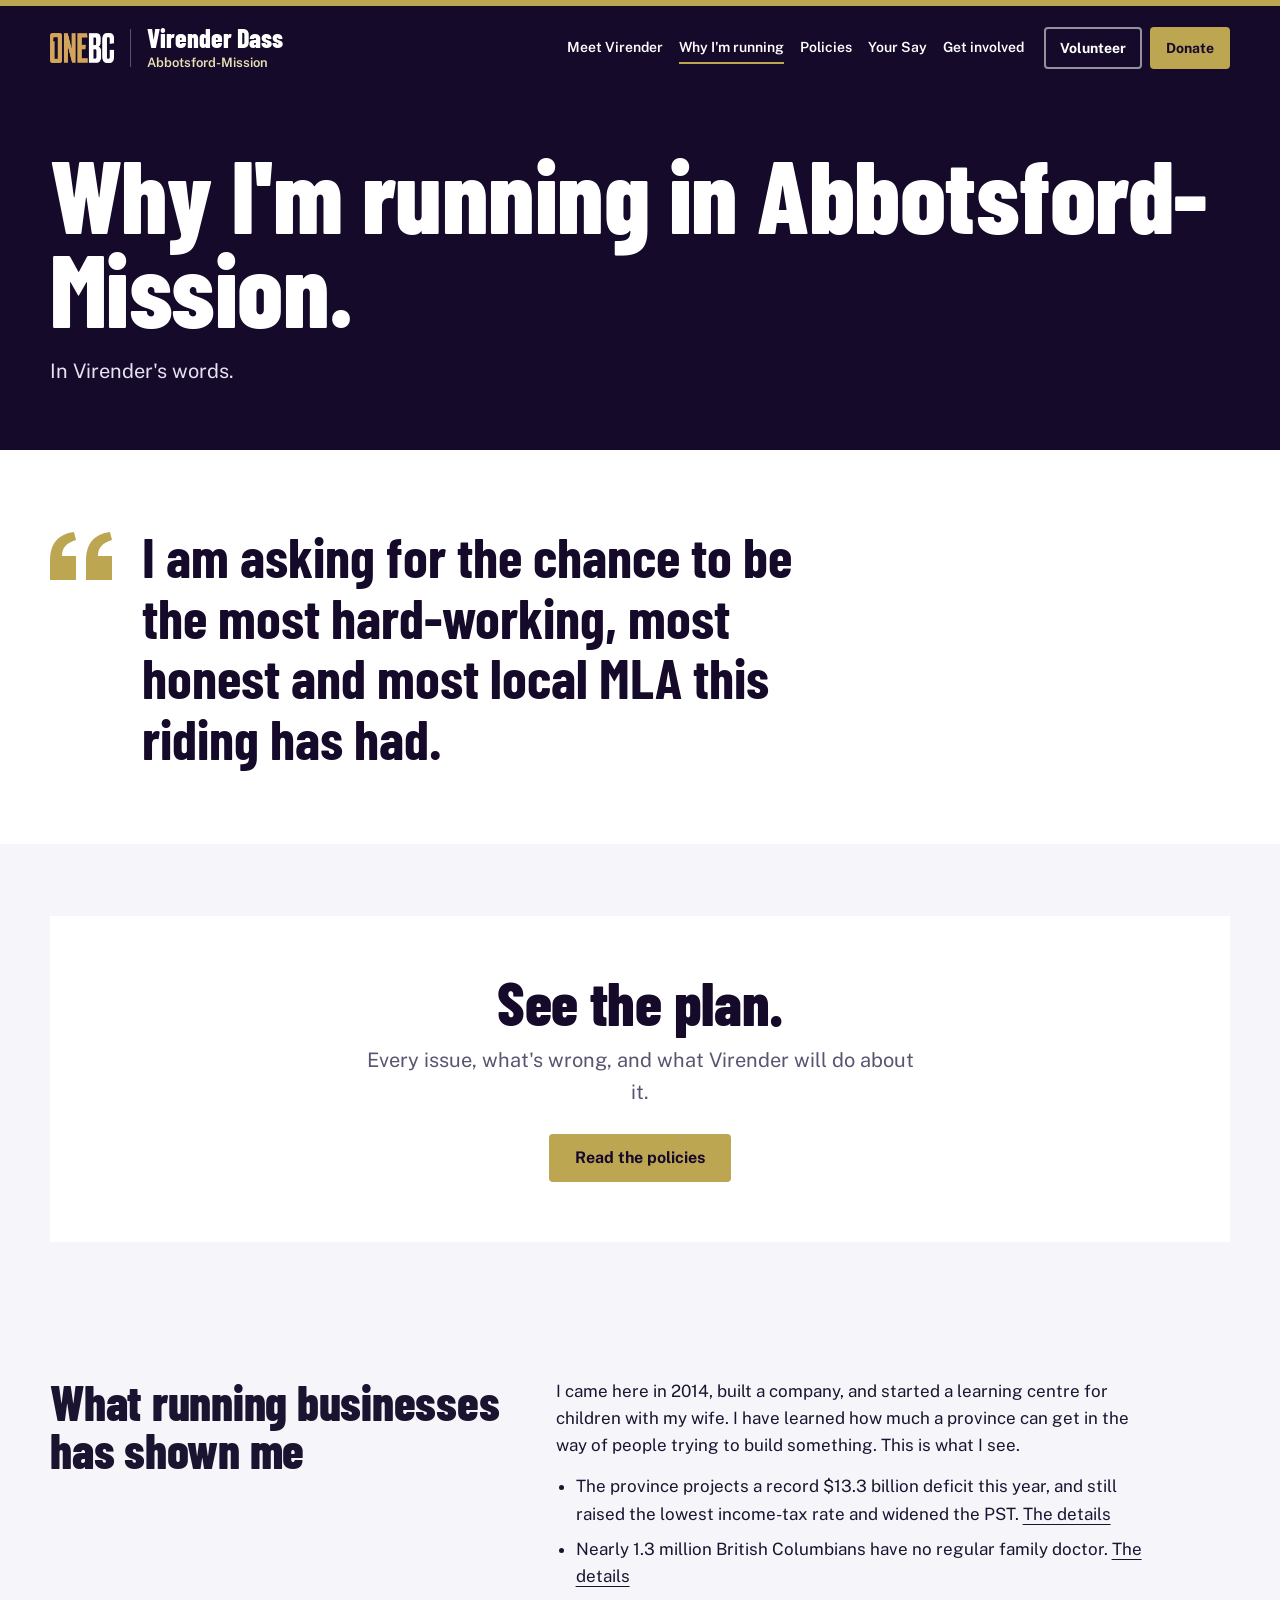
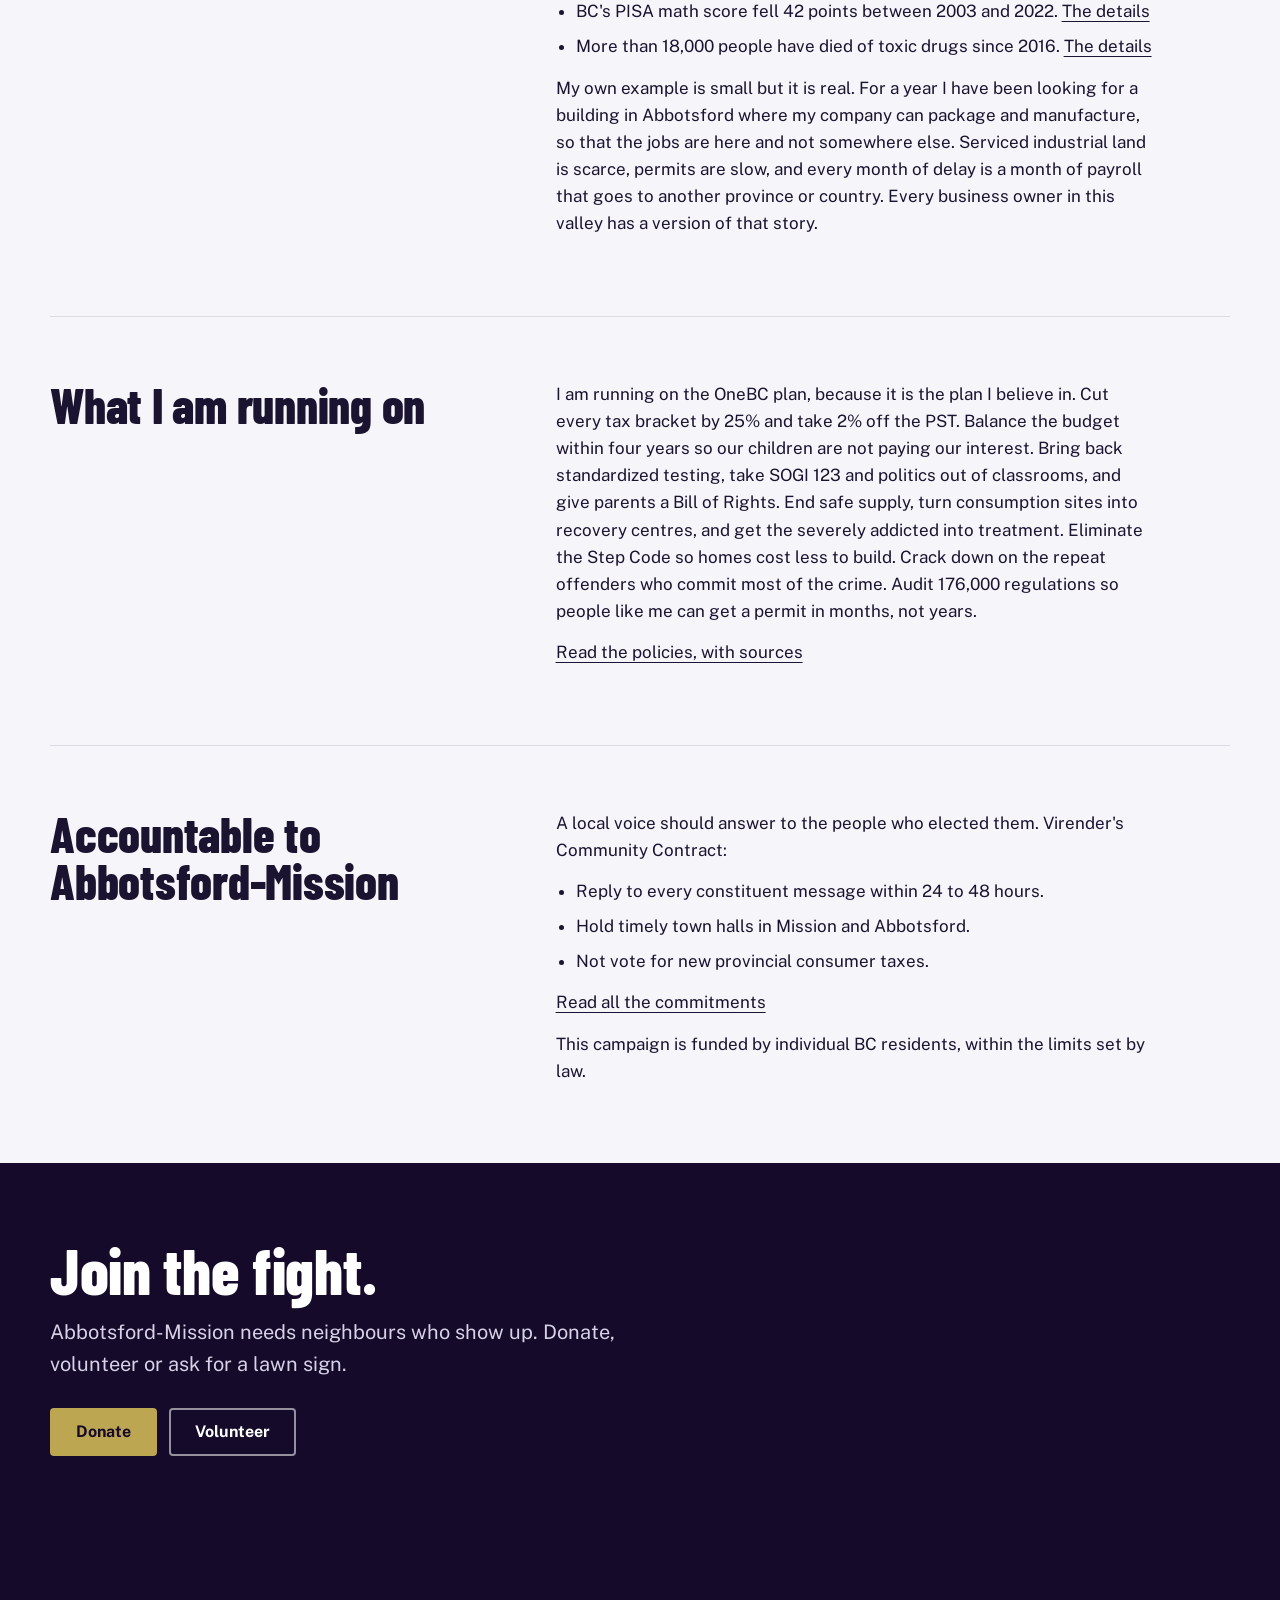
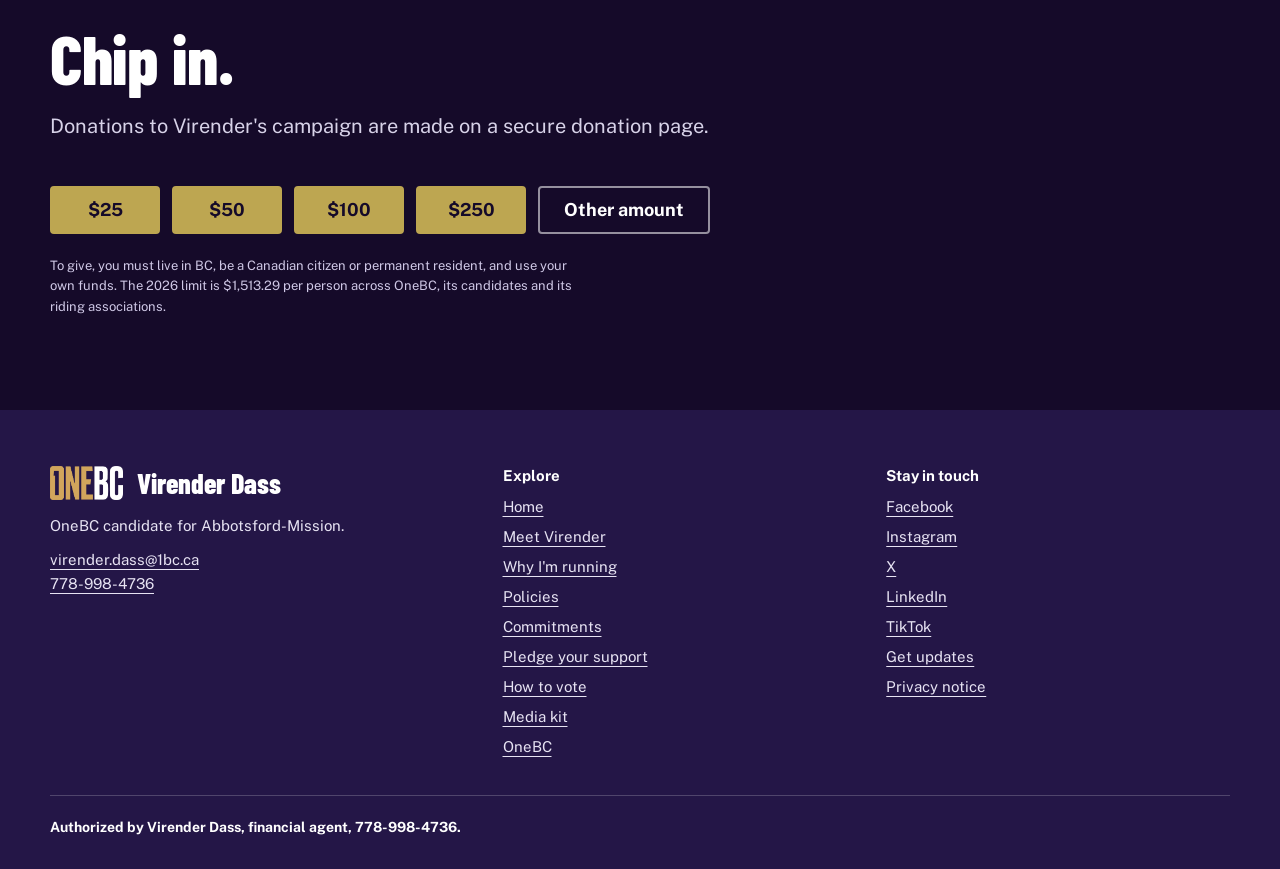
<file: why-im-running.html>
<!doctype html>
<html lang="en-CA">
<head>
<meta charset="utf-8">
<meta name="viewport" content="width=device-width,initial-scale=1">
<title>Why Virender Dass Is Running | Abbotsford-Mission 2026</title>
<meta name="description" content="Virender Dass is a local business owner running for OneBC in Abbotsford-Mission. Read why he stepped forward and the commitments he is making.">
<link rel="canonical" href="https://virenderdass.ca/why-im-running">
<meta name="theme-color" content="#150A29">
<meta property="og:title" content="Why Virender Dass Is Running | Abbotsford-Mission 2026">
<meta property="og:description" content="Virender Dass is a local business owner running for OneBC in Abbotsford-Mission. Read why he stepped forward and the commitments he is making.">
<meta property="og:type" content="website">
<meta property="og:url" content="https://virenderdass.ca/why-im-running">
<meta property="og:image" content="https://virenderdass.ca/assets/img/share-card.jpg">
<meta property="og:image:width" content="1200">
<meta property="og:image:height" content="630">
<meta property="og:image:alt" content="Virender Dass, OneBC candidate for Abbotsford-Mission">
<meta name="twitter:card" content="summary_large_image">
<meta name="twitter:image" content="https://virenderdass.ca/assets/img/share-card.jpg">
<link rel="icon" type="image/png" sizes="96x96" href="/favicon-96.png">
<link rel="icon" href="/favicon.ico" sizes="any">
<link rel="icon" type="image/png" sizes="192x192" href="/favicon-192.png">
<link rel="apple-touch-icon" href="/apple-touch-icon.png">
<link rel="preconnect" href="https://fonts.googleapis.com">
<link rel="preconnect" href="https://fonts.gstatic.com" crossorigin>
<link href="https://fonts.googleapis.com/css2?family=Barlow+Condensed:wght@600;700;800&family=Public+Sans:wght@400;600;700&display=swap" rel="stylesheet">
<link rel="stylesheet" href="assets/style.css">
<script type="application/ld+json">
{
  "@context": "https://schema.org",
  "@type": "BreadcrumbList",
  "itemListElement": [
    {
      "@type": "ListItem",
      "position": 1,
      "name": "Home",
      "item": "https://virenderdass.ca/"
    },
    {
      "@type": "ListItem",
      "position": 2,
      "name": "Why I'm running",
      "item": "https://virenderdass.ca/why-im-running"
    }
  ]
}
</script>
</head>
<body id="top">
<a class="skip" href="#main">Skip to content</a>
<header class="site-header">
  <div class="wrap bar">
    <a class="lockup" href="/" aria-label="Virender Dass, OneBC candidate for Abbotsford-Mission. Home">
      <img class="party-logo" src="assets/onebc-logo-reversed.png" alt="OneBC" width="73" height="34">
      <span class="rule" aria-hidden="true"></span>
      <span><span class="name">Virender Dass</span><span class="sub">Abbotsford-Mission</span></span>
    </a>
    <a class="btn btn-gold header-donate" href="#donate">Donate</a>
    <button class="menu-btn" aria-expanded="false" aria-controls="nav">Menu</button>
    <nav class="nav" id="nav" aria-label="Main">
      <a class="link" href="/meet-virender">Meet Virender</a>
      <a class="link" href="/why-im-running" aria-current="page">Why I'm running</a>
      <a class="link" href="/policies">Policies</a>
      <a class="link" href="/your-say">Your Say</a>
      <a class="link" href="/#trending" data-trending-link hidden>Trending</a>
      <a class="link" href="/#involved">Get involved</a>
      <a class="link" href="/free-ride-to-vote" data-ride-link>Free ride to vote</a>
      <span class="cta">
        <button class="btn btn-ghost" data-form="volunteer" type="button">Volunteer</button>
        <a class="btn btn-gold" href="#donate">Donate</a>
      </span>
    </nav>
  </div>
</header>
<main id="main">
<section class="page-hero">
  <div class="wrap">
    <h1>Why I'm running in Abbotsford-Mission.</h1>
    <p class="sub">In Virender's words.</p>
  </div>
</section>

<section class="pullquote" aria-label="Why Virender is running">
  <div class="wrap">
    <svg viewBox="0 0 64 48" aria-hidden="true"><path fill="currentColor" d="M0 48V28C0 12 8 2 24 0l2 8C16 11 12 16 12 24h14v24zm36 0V28C36 12 44 2 60 0l2 8C52 11 48 16 48 24h14v24z"/></svg>
    <div>
      <blockquote><p>I am asking for the chance to be the most hard-working, most honest and most local MLA this riding has had.</p></blockquote>
      <a class="btn btn-gold" href="#" data-link="video" data-optional target="_blank" rel="noopener">Watch the launch video</a>
    </div>
  </div>
</section>

<section class="plan-band" aria-labelledby="plan-title">
  <div class="wrap"><div class="inner">
    <h2 id="plan-title">See the plan.</h2>
    <p>Every issue, what's wrong, and what Virender will do about it.</p>
    <a class="btn btn-gold" href="/policies">Read the policies</a>
  </div></div>
</section>


<div class="prose-wrap"><div class="wrap">

  <section class="sec" aria-labelledby="w1">
    <div class="sec-grid">
      <h2 id="w1">What running businesses has shown me</h2>
      <div>
        <p>I came here in 2014, built a company, and started a learning centre for children with my wife. I have learned how much a province can get in the way of people trying to build something. This is what I see.</p>
        <ul>
          <li>The province projects a record $13.3 billion deficit this year, and still raised the lowest income-tax rate and widened the PST. <a href="/policies#costs">The details</a></li>
          <li>Nearly 1.3 million British Columbians have no regular family doctor. <a href="/policies#health">The details</a></li>
          <li>BC's PISA math score fell 42 points between 2003 and 2022. <a href="/policies#education">The details</a></li>
          <li>More than 18,000 people have died of toxic drugs since 2016. <a href="/policies#safety">The details</a></li>
        </ul>
        <p style="margin-top:14px">My own example is small but it is real. For a year I have been looking for a building in Abbotsford where my company can package and manufacture, so that the jobs are here and not somewhere else. Serviced industrial land is scarce, permits are slow, and every month of delay is a month of payroll that goes to another province or country. Every business owner in this valley has a version of that story.</p>
      </div>
    </div>
  </section>

  <section class="sec" aria-labelledby="w2">
    <div class="sec-grid">
      <h2 id="w2">What I am running on</h2>
      <div>
        <p>I am running on the OneBC plan, because it is the plan I believe in. Cut every tax bracket by 25% and take 2% off the PST. Balance the budget within four years so our children are not paying our interest. Bring back standardized testing, take SOGI 123 and politics out of classrooms, and give parents a Bill of Rights. End safe supply, turn consumption sites into recovery centres, and get the severely addicted into treatment. Eliminate the Step Code so homes cost less to build. Crack down on the repeat offenders who commit most of the crime. Audit 176,000 regulations so people like me can get a permit in months, not years.</p>
        <p><a href="/policies">Read the policies, with sources</a></p>
      </div>
    </div>
  </section>

  <section class="sec" aria-labelledby="w5">
    <div class="sec-grid">
      <h2 id="w5">Accountable to Abbotsford-Mission</h2>
      <div>
        <p>A local voice should answer to the people who elected them. Virender's Community Contract:</p>
        <ul>
          <li>Reply to every constituent message within 24 to 48 hours.</li>
          <li>Hold timely town halls in Mission and Abbotsford.</li>
          <li>Not vote for new provincial consumer taxes.</li>
        </ul>
        <p style="margin-top:14px"><a href="/commitments">Read all the commitments</a></p>
        <p>This campaign is funded by individual BC residents, within the limits set by law.</p>
      </div>
    </div>
  </section>

</div></div>

<section class="cta-band" aria-labelledby="stand-title">
  <div class="wrap">
    <h2 id="stand-title">Join the fight.</h2>
    <p>Abbotsford-Mission needs neighbours who show up. Donate, volunteer or ask for a lawn sign.</p>
    <div class="actions">
      <a class="btn btn-gold" href="#donate">Donate</a>
      <button class="btn btn-ghost" type="button" data-form="volunteer">Volunteer</button>
    </div>
  </div>
</section>

<section class="block donate" id="donate" aria-labelledby="don-title">
  <div class="wrap">
    <div class="sec-head">
      <h2 id="don-title">Chip in.</h2>
      <p>Donations to Virender's campaign are made on a secure donation page.</p>
    </div>
    <div class="amounts">
      <a class="btn btn-gold" href="#" data-link="donate" target="_blank" rel="noopener">$25</a>
      <a class="btn btn-gold" href="#" data-link="donate" target="_blank" rel="noopener">$50</a>
      <a class="btn btn-gold" href="#" data-link="donate" target="_blank" rel="noopener">$100</a>
      <a class="btn btn-gold" href="#" data-link="donate" target="_blank" rel="noopener">$250</a>
      <a class="btn btn-ghost" href="#" data-link="donate" target="_blank" rel="noopener">Other amount</a>
    </div>
    <p class="fine">To give, you must live in BC, be a Canadian citizen or permanent resident, and use your own funds. The 2026 limit is $1,513.29 per person across OneBC, its candidates and its riding associations.</p>
  </div>
</section>
</main>

<footer class="footer">
  <div class="wrap">
    <div class="f-grid">
      <div>
        <div class="logo-row">
          <img class="party-logo" src="assets/onebc-logo-reversed.png" alt="OneBC" width="73" height="34">
          <span class="nm">Virender Dass</span>
        </div>
        <p>OneBC candidate for Abbotsford-Mission.</p>
        <p style="margin-top:10px"><a href="mailto:virender.dass@1bc.ca">virender.dass@1bc.ca</a><br><a href="tel:+17789984736">778-998-4736</a></p>
      </div>
      <div>
        <h4>Explore</h4>
        <ul>
          <li><a href="/">Home</a></li>
          <li><a href="/meet-virender">Meet Virender</a></li>
          <li><a href="/why-im-running">Why I'm running</a></li>
          <li><a href="/policies">Policies</a></li>
          <li><a href="/commitments">Commitments</a></li>
          <li><a href="/pledge">Pledge your support</a></li>
          <li><a href="/#vote">How to vote</a></li>
          <li><a href="/media-kit">Media kit</a></li>
          <li><a href="https://1bc.ca/" target="_blank" rel="noopener">OneBC</a></li>
        </ul>
      </div>
      <div>
        <h4>Stay in touch</h4>
        <ul>
          <li><a href="https://www.facebook.com/people/Virender-Dass-for-Abbotsford-Mission/61595107021778/" target="_blank" rel="noopener noreferrer">Facebook</a></li>
          <li><a href="https://www.instagram.com/virenderdassbc/" target="_blank" rel="noopener noreferrer">Instagram</a></li>
          <li><a href="https://x.com/virenderdassbc" target="_blank" rel="noopener noreferrer">X</a></li>
          <li><a href="https://www.linkedin.com/company/virenderdassabbotsfordmission/" target="_blank" rel="noopener noreferrer">LinkedIn</a></li>
          <li><a href="https://www.tiktok.com/@virender.dass" target="_blank" rel="noopener noreferrer">TikTok</a></li>
          <li><button class="linkbtn" type="button" data-form="updates">Get updates</button></li>
          <li><button class="linkbtn" type="button" data-privacy-open>Privacy notice</button></li>
        </ul>
      </div>
    </div>
    <div class="auth">
      <p><strong>Authorized by Virender Dass, financial agent, 778-998-4736.</strong></p>
    </div>
  </div>
</footer>

<dialog id="dlg" aria-labelledby="dlg-title">
  <div class="dlg-in">
    <div class="dlg-head"><h2 id="dlg-title"></h2><button class="x" type="button" aria-label="Close" id="dlg-x">&times;</button></div>
    <p class="dlg-intro" id="dlg-intro"></p>
    <div id="dlg-body"></div>
  </div>
</dialog>
<script src="assets/videos.js"></script>
<script src="assets/site.js"></script>
</body>
</html>
</file>
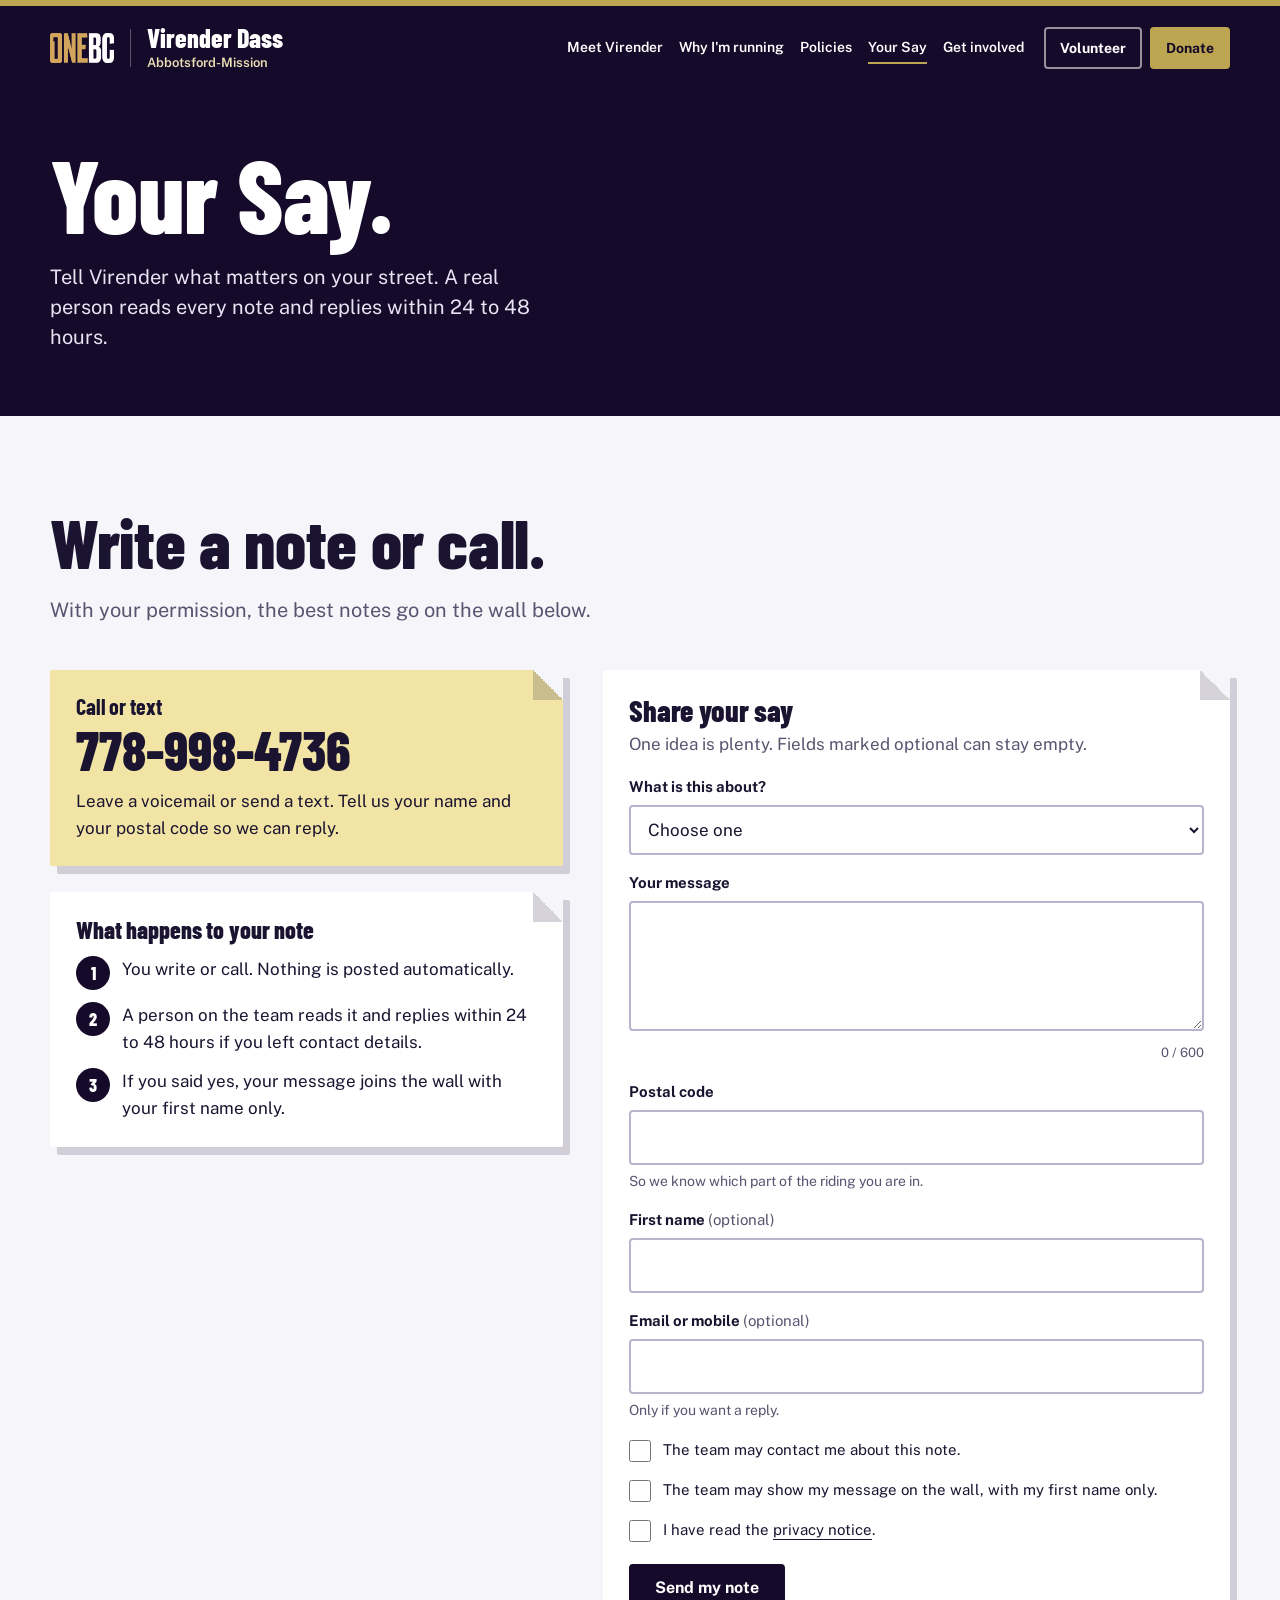
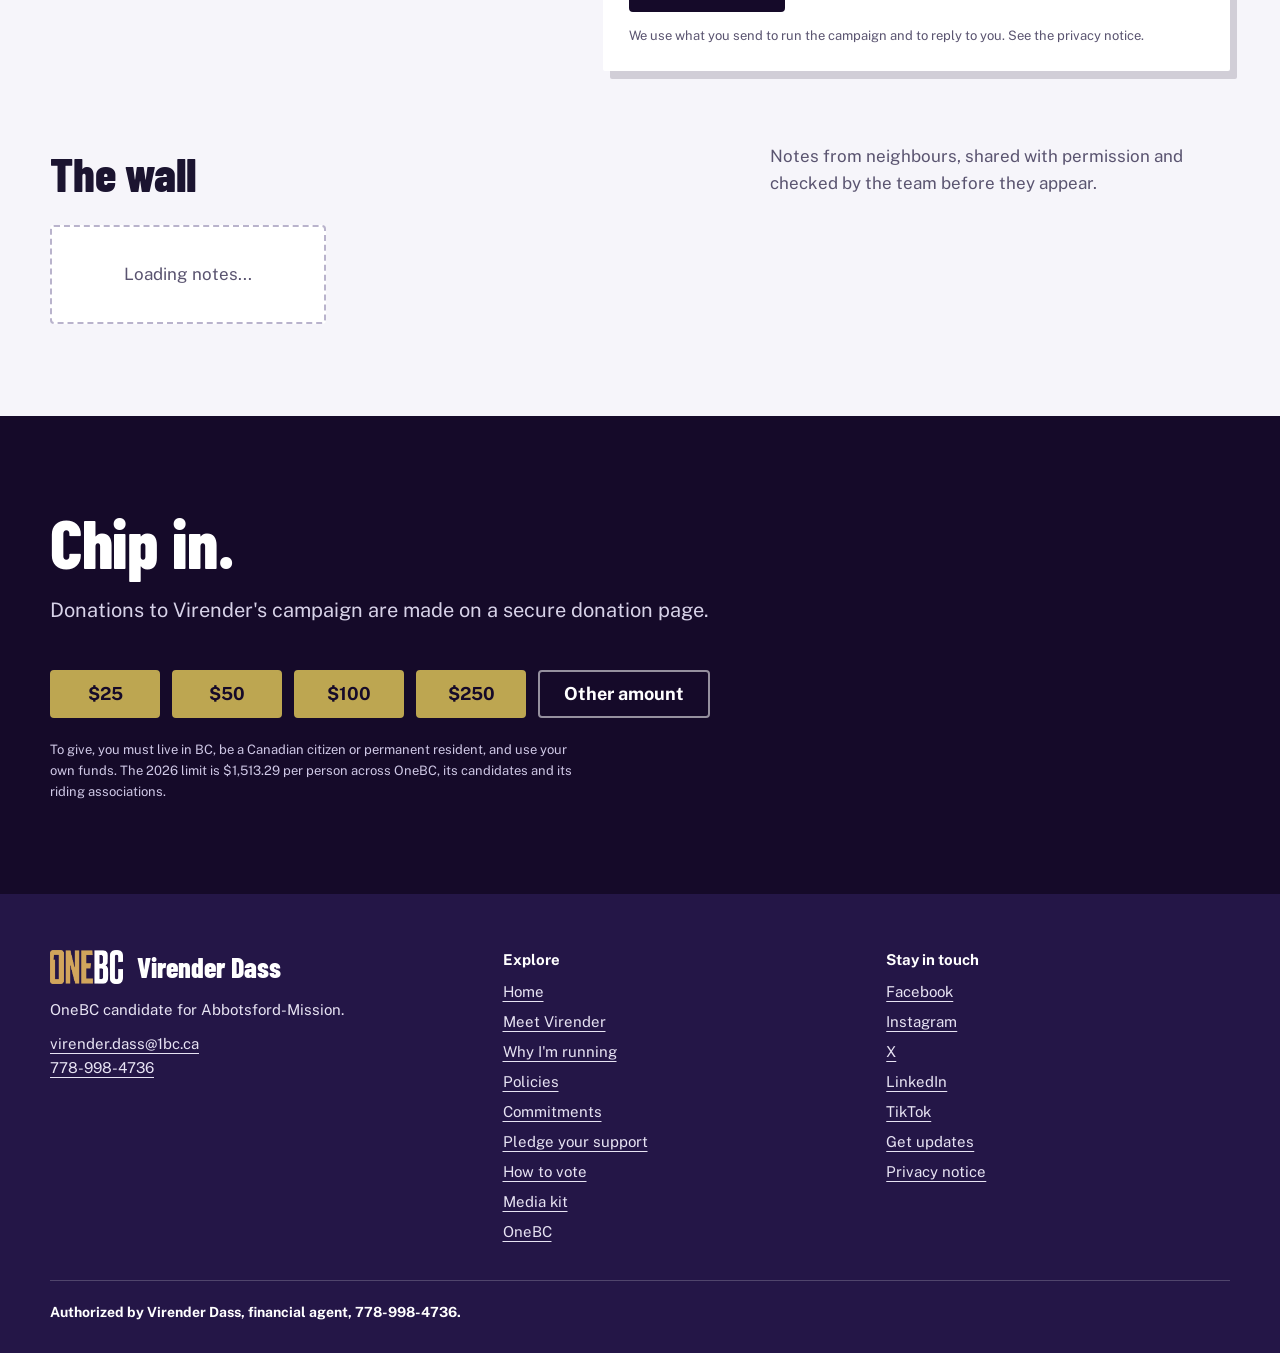
<file: your-say.html>
<!doctype html>
<html lang="en-CA">
<head>
<meta charset="utf-8">
<meta name="viewport" content="width=device-width,initial-scale=1">
<title>Your Say | Virender Dass, OneBC candidate for Abbotsford-Mission</title>
<meta name="description" content="Tell Virender Dass what matters on your street. A real person reads every note and replies within 24 to 48 hours.">
<link rel="canonical" href="https://virenderdass.ca/your-say">
<meta name="theme-color" content="#150A29">
<meta property="og:title" content="Your Say | Virender Dass, OneBC candidate for Abbotsford-Mission">
<meta property="og:description" content="Tell Virender Dass what matters on your street. A real person reads every note and replies within 24 to 48 hours.">
<meta property="og:type" content="website">
<meta property="og:url" content="https://virenderdass.ca/your-say">
<meta property="og:image" content="https://virenderdass.ca/assets/img/share-card.jpg">
<meta property="og:image:width" content="1200">
<meta property="og:image:height" content="630">
<meta property="og:image:alt" content="Virender Dass, OneBC candidate for Abbotsford-Mission">
<meta name="twitter:card" content="summary_large_image">
<meta name="twitter:image" content="https://virenderdass.ca/assets/img/share-card.jpg">
<link rel="icon" type="image/png" sizes="96x96" href="/favicon-96.png">
<link rel="icon" href="/favicon.ico" sizes="any">
<link rel="icon" type="image/png" sizes="192x192" href="/favicon-192.png">
<link rel="apple-touch-icon" href="/apple-touch-icon.png">
<link rel="preconnect" href="https://fonts.googleapis.com">
<link rel="preconnect" href="https://fonts.gstatic.com" crossorigin>
<link href="https://fonts.googleapis.com/css2?family=Barlow+Condensed:wght@600;700;800&family=Public+Sans:wght@400;600;700&display=swap" rel="stylesheet">
<link rel="stylesheet" href="assets/style.css">
<script type="application/ld+json">
{
  "@context": "https://schema.org",
  "@type": "BreadcrumbList",
  "itemListElement": [
    {
      "@type": "ListItem",
      "position": 1,
      "name": "Home",
      "item": "https://virenderdass.ca/"
    },
    {
      "@type": "ListItem",
      "position": 2,
      "name": "Your Say",
      "item": "https://virenderdass.ca/your-say"
    }
  ]
}
</script>
</head>
<body id="top">
<a class="skip" href="#main">Skip to content</a>
<header class="site-header">
  <div class="wrap bar">
    <a class="lockup" href="/" aria-label="Virender Dass, OneBC candidate for Abbotsford-Mission. Home">
      <img class="party-logo" src="assets/onebc-logo-reversed.png" alt="OneBC" width="73" height="34">
      <span class="rule" aria-hidden="true"></span>
      <span><span class="name">Virender Dass</span><span class="sub">Abbotsford-Mission</span></span>
    </a>
    <a class="btn btn-gold header-donate" href="#donate">Donate</a>
    <button class="menu-btn" aria-expanded="false" aria-controls="nav">Menu</button>
    <nav class="nav" id="nav" aria-label="Main">
      <a class="link" href="/meet-virender">Meet Virender</a>
      <a class="link" href="/why-im-running">Why I'm running</a>
      <a class="link" href="/policies">Policies</a>
      <a class="link" href="/your-say" aria-current="page">Your Say</a>
      <a class="link" href="/#trending" data-trending-link hidden>Trending</a>
      <a class="link" href="/#involved">Get involved</a>
      <a class="link" href="/free-ride-to-vote" data-ride-link>Free ride to vote</a>
      <span class="cta">
        <button class="btn btn-ghost" data-form="volunteer" type="button">Volunteer</button>
        <a class="btn btn-gold" href="#donate">Donate</a>
      </span>
    </nav>
  </div>
</header>
<main id="main">
<section class="page-hero">
  <div class="wrap">
    <h1>Your Say.</h1>
    <p class="sub">Tell Virender what matters on your street. A real person reads every note and replies within 24 to 48 hours.</p>
  </div>
</section>

<section class="block say" id="say" aria-labelledby="say-title">
  <div class="wrap">
    <div class="sec-head">
      <h2 id="say-title">Write a note or call.</h2>
      <p>With your permission, the best notes go on the wall below.</p>
    </div>
    <div class="say-grid">
      <div class="stack">
        <div class="note n-gold call">
          <h3>Call or text</h3>
          <a class="num" id="phone-link" href="tel:+17789984736">778-998-4736</a>
          <p>Leave a voicemail or send a text. Tell us your name and your postal code so we can reply.</p>
        </div>
        <div class="note n-white how">
          <h3>What happens to your note</h3>
          <ol>
            <li>You write or call. Nothing is posted automatically.</li>
            <li>A person on the team reads it and replies within 24 to 48 hours if you left contact details.</li>
            <li>If you said yes, your message joins the wall with your first name only.</li>
          </ol>
        </div>
      </div>
      <div class="note n-white formcard">
        <h3>Share your say</h3>
        <p class="intro">One idea is plenty. Fields marked optional can stay empty.</p>
        <div id="say-form"></div>
      </div>
    </div>

    <div class="wall-head">
      <div><h3>The wall</h3></div>
      <p>Notes from neighbours, shared with permission and checked by the team before they appear.</p>
    </div>
    <p class="wall-flag" id="wall-flag" hidden>Sample notes shown for layout review. They are not from real voters and will be replaced.</p>
    <div class="wall" id="wall" aria-live="polite"></div>
  </div>
</section>
<section class="block donate" id="donate" aria-labelledby="don-title">
  <div class="wrap">
    <div class="sec-head">
      <h2 id="don-title">Chip in.</h2>
      <p>Donations to Virender's campaign are made on a secure donation page.</p>
    </div>
    <div class="amounts">
      <a class="btn btn-gold" href="#" data-link="donate" target="_blank" rel="noopener">$25</a>
      <a class="btn btn-gold" href="#" data-link="donate" target="_blank" rel="noopener">$50</a>
      <a class="btn btn-gold" href="#" data-link="donate" target="_blank" rel="noopener">$100</a>
      <a class="btn btn-gold" href="#" data-link="donate" target="_blank" rel="noopener">$250</a>
      <a class="btn btn-ghost" href="#" data-link="donate" target="_blank" rel="noopener">Other amount</a>
    </div>
    <p class="fine">To give, you must live in BC, be a Canadian citizen or permanent resident, and use your own funds. The 2026 limit is $1,513.29 per person across OneBC, its candidates and its riding associations.</p>
  </div>
</section>
</main>

<footer class="footer">
  <div class="wrap">
    <div class="f-grid">
      <div>
        <div class="logo-row">
          <img class="party-logo" src="assets/onebc-logo-reversed.png" alt="OneBC" width="73" height="34">
          <span class="nm">Virender Dass</span>
        </div>
        <p>OneBC candidate for Abbotsford-Mission.</p>
        <p style="margin-top:10px"><a href="mailto:virender.dass@1bc.ca">virender.dass@1bc.ca</a><br><a href="tel:+17789984736">778-998-4736</a></p>
      </div>
      <div>
        <h4>Explore</h4>
        <ul>
          <li><a href="/">Home</a></li>
          <li><a href="/meet-virender">Meet Virender</a></li>
          <li><a href="/why-im-running">Why I'm running</a></li>
          <li><a href="/policies">Policies</a></li>
          <li><a href="/commitments">Commitments</a></li>
          <li><a href="/pledge">Pledge your support</a></li>
          <li><a href="/#vote">How to vote</a></li>
          <li><a href="/media-kit">Media kit</a></li>
          <li><a href="https://1bc.ca/" target="_blank" rel="noopener">OneBC</a></li>
        </ul>
      </div>
      <div>
        <h4>Stay in touch</h4>
        <ul>
          <li><a href="https://www.facebook.com/people/Virender-Dass-for-Abbotsford-Mission/61595107021778/" target="_blank" rel="noopener noreferrer">Facebook</a></li>
          <li><a href="https://www.instagram.com/virenderdassbc/" target="_blank" rel="noopener noreferrer">Instagram</a></li>
          <li><a href="https://x.com/virenderdassbc" target="_blank" rel="noopener noreferrer">X</a></li>
          <li><a href="https://www.linkedin.com/company/virenderdassabbotsfordmission/" target="_blank" rel="noopener noreferrer">LinkedIn</a></li>
          <li><a href="https://www.tiktok.com/@virender.dass" target="_blank" rel="noopener noreferrer">TikTok</a></li>
          <li><button class="linkbtn" type="button" data-form="updates">Get updates</button></li>
          <li><button class="linkbtn" type="button" data-privacy-open>Privacy notice</button></li>
        </ul>
      </div>
    </div>
    <div class="auth">
      <p><strong>Authorized by Virender Dass, financial agent, 778-998-4736.</strong></p>
    </div>
  </div>
</footer>

<dialog id="dlg" aria-labelledby="dlg-title">
  <div class="dlg-in">
    <div class="dlg-head"><h2 id="dlg-title"></h2><button class="x" type="button" aria-label="Close" id="dlg-x">&times;</button></div>
    <p class="dlg-intro" id="dlg-intro"></p>
    <div id="dlg-body"></div>
  </div>
</dialog>
<script src="assets/videos.js"></script>
<script src="assets/site.js"></script>
</body>
</html>
</file>
<file: assets/style.css>
:root{--fs-body:17px;--fs-lead:20px;
  --navy:#150A29; --navy-2:#241647; --gold:#BDA651; --gold-soft:#E9DFB4;
  --ink:#1B1430; --muted:#5A5470; --paper:#F6F5FA; --white:#fff; --line:#DDD9E8;
  --note-gold:#F1E4A4; --note-white:#FFFFFF; --note-lilac:#DAD6F0; --note-blush:#F2D9D6;
  --display:"Barlow Condensed","Arial Narrow",Impact,sans-serif;
  --body:"Public Sans",system-ui,-apple-system,"Segoe UI",Roboto,Arial,sans-serif;
}
*{box-sizing:border-box}
html{scroll-behavior:smooth;scroll-padding-top:96px}
body{margin:0;background:var(--paper);color:var(--ink);font:400 var(--fs-body)/1.6 var(--body);-webkit-font-smoothing:antialiased}
img{max-width:100%;display:block}
a{color:inherit;text-underline-offset:4px}
h1,h2,h3,h4,p,figure,ul,ol{margin:0}
h1,h2,h3{font-family:var(--display);font-weight:800;line-height:.98;letter-spacing:-.005em}
h4{font:700 15px/1.3 var(--body)}
button,input,select,textarea{font:inherit;color:inherit}
:focus-visible{outline:3px solid var(--gold);outline-offset:3px}
.wrap{width:min(1180px,calc(100% - 48px));margin-inline:auto}
.skip{position:absolute;left:12px;top:-80px;background:var(--white);color:var(--ink);padding:10px 14px;z-index:100;border-radius:4px}
.skip:focus{top:12px}

/* review bar (remove at launch) */
.review{background:var(--white);border-bottom:1px solid var(--line);font-size:13px;padding:8px 24px;text-align:center;color:var(--muted)}

/* buttons */
.btn{display:inline-flex;align-items:center;justify-content:center;gap:8px;min-height:48px;padding:11px 24px;border-radius:4px;border:2px solid transparent;font:700 16px/1 var(--body);text-decoration:none;cursor:pointer;transition:background .15s,color .15s,border-color .15s}
.btn-gold{background:var(--gold);color:var(--navy);border-color:var(--gold)}
.btn-gold:hover{background:var(--gold-soft);border-color:var(--gold-soft)}
.btn-ghost{background:transparent;color:var(--white);border-color:rgba(255,255,255,.55)}
.btn-ghost:hover{border-color:var(--white);background:rgba(255,255,255,.08)}
.btn-navy{background:var(--navy);color:var(--white);border-color:var(--navy)}
.btn-navy:hover{background:var(--navy-2)}
.btn-line{background:transparent;color:var(--navy);border-color:var(--navy)}
.btn-line:hover{background:var(--navy);color:var(--white)}
.btn[disabled]{opacity:.6;cursor:progress}

/* header */
.site-header{background:var(--navy);color:var(--white);position:sticky;top:0;z-index:50;border-top:6px solid var(--gold)}
.bar{display:flex;align-items:center;gap:28px;min-height:84px}
.lockup{display:flex;align-items:center;gap:16px;text-decoration:none;flex-shrink:0}
.party-logo{height:34px;width:auto}
.lockup .rule{width:1px;height:38px;background:rgba(255,255,255,.3)}
.lockup .name{display:block;font:800 30px/1 var(--display)}
.lockup .sub{display:block;font:600 13px/1.2 var(--body);color:var(--gold-soft);margin-top:4px}
.nav{margin-left:auto;display:flex;align-items:center;gap:22px}
.nav a.link{font:600 15px/1 var(--body);text-decoration:none;padding:8px 0;border-bottom:2px solid transparent}
.nav a.link:hover{border-color:var(--gold)}
.nav .cta{display:flex;gap:10px;margin-left:8px}
.nav .btn{min-height:42px;padding:8px 18px;font-size:15px}
.menu-btn{display:none;margin-left:auto;background:transparent;border:2px solid rgba(255,255,255,.5);color:var(--white);border-radius:4px;padding:8px 14px;font-weight:700;cursor:pointer}

/* hero */
.hero{background:var(--navy);color:var(--white);padding:64px 0 84px}
.hero-grid{display:grid;grid-template-columns:1.25fr .75fr;gap:64px;align-items:center}
.hero h1{font-size:clamp(3.6rem,8.4vw,7.6rem);line-height:.92}
.hero .lede{font-size:var(--fs-lead);line-height:1.5;max-width:30ch;margin-top:28px;color:#E7E3F3}
.hero .actions{display:flex;flex-wrap:wrap;gap:12px;margin-top:32px}
.hero .dates{margin-top:30px;padding-top:18px;border-top:2px solid var(--gold);display:inline-flex;gap:28px;flex-wrap:wrap;font-size:16px;color:#E7E3F3}
.hero .dates strong{display:block;font:700 22px/1.1 var(--display);color:var(--white);letter-spacing:.01em}
.portrait{position:relative;margin:0 14px 14px 0}
.portrait::before{content:"";position:absolute;inset:14px -14px -14px 14px;background:var(--gold);border-radius:4px}
.portrait .frame{position:relative;aspect-ratio:4/5;border-radius:4px;background:linear-gradient(160deg,#3a2a66,#241647);display:flex;flex-direction:column;align-items:center;justify-content:center;text-align:center;padding:28px;color:#CFC8E6;border:2px dashed rgba(255,255,255,.35);overflow:hidden}
.portrait .frame img{position:absolute;inset:0;width:100%;height:100%;object-fit:cover}
.portrait .frame svg{width:44%;opacity:.5;margin-bottom:16px}
.portrait .frame small{font-size:14px;max-width:24ch}

/* pledge band */
.pledge{background:var(--gold);color:var(--navy)}
.pledge .wrap{display:flex;align-items:center;justify-content:space-between;gap:24px;padding-block:22px;flex-wrap:wrap}
.pledge h2{font-size:clamp(1.9rem,3.6vw,2.6rem)}
.pledge p{font-weight:600;margin-top:4px}

/* sections */
section.block{padding:92px 0}
.sec-head{max-width:760px;margin-bottom:44px}
.sec-head h2{font-size:clamp(2.6rem,5.4vw,4.4rem)}
.sec-head p{margin-top:18px;font-size:var(--fs-lead);color:var(--muted);max-width:56ch}

/* your say */
.say{background:var(--paper)}
.say-grid{display:grid;grid-template-columns:.9fr 1.1fr;gap:40px;align-items:start}
.stack{display:grid;gap:26px;position:sticky;top:110px}
.note{position:relative;padding:26px 26px 24px;border-radius:2px;box-shadow:7px 8px 0 rgba(21,10,41,.16);background:var(--note-white)}
.note::after{content:"";position:absolute;top:0;right:0;width:30px;height:30px;background:linear-gradient(225deg,var(--paper) 50%,rgba(21,10,41,.18) 50%)}
.n-gold{background:var(--note-gold)} .n-white{background:var(--note-white)} .n-lilac{background:var(--note-lilac)} .n-blush{background:var(--note-blush)}
.call h3{font-size:22px;font-weight:700;margin-bottom:6px}
.call .num{font:800 clamp(2.4rem,5vw,3.4rem)/1 var(--display);margin:4px 0 10px;display:block}
.call a.num{text-decoration:none}
.call p{font-size:var(--fs-body)}
.how h3{font-size:24px;margin-bottom:14px}
.how ol{padding-left:0;list-style:none;display:grid;gap:12px;counter-reset:s}
.how li{counter-increment:s;display:grid;grid-template-columns:34px 1fr;gap:12px;align-items:start;font-size:var(--fs-body)}
.how li::before{content:counter(s);display:grid;place-items:center;width:34px;height:34px;border-radius:50%;background:var(--navy);color:var(--white);font:800 18px/1 var(--display)}
.formcard h3{font-size:30px;margin-bottom:6px}
.formcard .intro{font-size:var(--fs-body);color:var(--muted);margin-bottom:8px}

/* forms */
.field{margin-top:16px}
.field label,.field .lab{display:block;font-weight:700;font-size:15px;margin-bottom:6px}
.field .opt{font-weight:400;color:var(--muted)}
.field input[type=text],.field input[type=email],.field input[type=tel],.field select,.field textarea{width:100%;background:var(--white);border:2px solid #B9B3CC;border-radius:4px;padding:12px 13px;min-height:48px}
.field textarea{min-height:130px;resize:vertical}
.field input:focus,.field select:focus,.field textarea:focus{border-color:var(--navy);outline:3px solid var(--gold);outline-offset:1px}
.field .help{font-size:14px;color:var(--muted);margin-top:5px}
.field .count{font-size:13px;color:var(--muted);text-align:right;margin-top:4px}
.field.invalid input,.field.invalid select,.field.invalid textarea{border-color:#A3122A}
.err{color:#A3122A;font-size:14px;font-weight:600;margin-top:5px;display:none}
.field.invalid .err{display:block}
.field label.check,.check{display:grid;grid-template-columns:24px 1fr;gap:10px;align-items:start;font-size:15px;font-weight:400;margin:12px 0 0}
.check input{width:22px;height:22px;margin:2px 0 0;accent-color:var(--navy)}
.checks{display:grid;grid-template-columns:1fr 1fr;gap:2px 16px}
.hp{position:absolute!important;left:-9999px;width:1px;height:1px;overflow:hidden}
.submit-row{margin-top:22px;display:flex;align-items:center;gap:14px;flex-wrap:wrap}
.fine{font-size:13px;color:var(--muted);margin-top:14px}
.done{padding:6px 0}
.done h3{font-size:34px;margin-bottom:10px}
.done .ref{margin-top:14px;font-size:15px}
.done .ref strong{font:800 28px/1 var(--display);letter-spacing:.06em;margin-left:6px}
.demo-note{margin-top:14px;font-size:14px;font-weight:700;color:#8a4b00}

/* wall */
.wall-head{display:flex;align-items:end;justify-content:space-between;gap:20px;margin:72px 0 28px;flex-wrap:wrap}
.wall-head h3{font-size:clamp(2rem,4vw,3rem)}
.wall-head p{color:var(--muted);max-width:46ch}
.wall{display:grid;grid-template-columns:repeat(auto-fill,minmax(250px,1fr));gap:30px 26px}
.wall .note{padding:24px 22px 18px;transform:rotate(var(--r,0deg));transition:transform .18s}
.wall .note:hover{transform:rotate(0) translateY(-3px)}
.wall .note:nth-child(4n+1){--r:-1.4deg} .wall .note:nth-child(4n+2){--r:.9deg} .wall .note:nth-child(4n+3){--r:-.6deg} .wall .note:nth-child(4n+4){--r:1.3deg}
.wall .topic{font-weight:700;font-size:13px;color:var(--navy);background:rgba(21,10,41,.09);display:inline-block;padding:3px 9px;border-radius:99px;margin-bottom:12px}
.wall .text{font-size:17px;line-height:1.5}
.wall .meta{display:flex;justify-content:space-between;gap:10px;margin-top:16px;padding-top:10px;border-top:1px solid rgba(21,10,41,.4);font-size:13px;font-weight:700}
.wall .sample{position:absolute;top:-10px;left:14px;background:#8a4b00;color:var(--white);font:700 12px/1 var(--body);padding:5px 8px;border-radius:3px}
.wall-empty{background:var(--white);border:2px dashed #B9B3CC;border-radius:4px;padding:34px;text-align:center;color:var(--muted)}
.wall-flag{margin-bottom:18px;font-size:14px;font-weight:700;color:#8a4b00}

/* meet */
.meet{background:var(--white)}
.meet-grid{display:grid;grid-template-columns:.8fr 1.2fr;gap:64px;align-items:start}
.facts{list-style:none;padding:0;display:grid;gap:0;border-top:3px solid var(--navy)}
.facts li{padding:18px 0;border-bottom:1px solid var(--line)}
.facts strong{display:block;font:800 26px/1.1 var(--display)}
.facts span{font-size:15px;color:var(--muted)}
.prose p{margin-bottom:18px;max-width:60ch}
.prose p:first-child{font-size:var(--fs-lead);line-height:1.5;font-weight:600}

/* priorities */
.issues{border-top:3px solid var(--navy)}
.issue{display:grid;grid-template-columns:.8fr 1.1fr 1.1fr;gap:40px;padding:36px 0;border-bottom:1px solid var(--line)}
.issue h3{font-size:clamp(1.9rem,3vw,2.5rem)}
.issue h4{margin-bottom:8px;color:var(--muted)}
.issue p{font-size:var(--fs-body);max-width:52ch}
.issue ul{padding-left:20px;font-size:16px;display:grid;gap:6px}
.sources{margin-top:12px;font-size:14px;color:var(--muted)}
.sources a{margin-right:12px}
.plan-link{margin-top:36px}

/* involved */
.involved{background:var(--white)}
.tiles{display:grid;grid-template-columns:repeat(4,1fr);gap:20px}
.tile{display:flex;flex-direction:column;align-items:flex-start;gap:10px;padding:26px;border:2px solid var(--navy);border-radius:4px;background:var(--paper);text-align:left;cursor:pointer;text-decoration:none;transition:background .15s,color .15s}
.tile:hover{background:var(--navy);color:var(--white)}
.tile h3{font-size:30px}
.tile p{font-size:15px}
.tile .go{margin-top:auto;font-weight:700;font-size:15px;text-decoration:underline;text-underline-offset:4px}

/* vote */
.vote{background:var(--gold);color:var(--navy)}
.vote .sec-head p{color:#2c2140}
.dates-grid{display:grid;grid-template-columns:repeat(2,minmax(0,360px));gap:24px;margin-bottom:34px}
.date-card{background:var(--navy);color:var(--white);padding:26px;border-radius:4px}
.date-card strong{display:block;font:800 clamp(2.4rem,4.4vw,3.4rem)/1 var(--display)}
.date-card span{display:block;margin-top:8px;color:#E7E3F3;font-size:16px}

/* donate */
.donate{background:var(--navy);color:var(--white)}
.donate .sec-head p{color:#D7D2E8}
.amounts{display:flex;flex-wrap:wrap;gap:12px;margin-bottom:22px}
.amounts .btn{min-width:110px;font-size:18px}
.donate .fine{color:#CFC8E6;max-width:68ch}

/* footer */
.footer{background:var(--navy-2);color:#E7E3F3;padding:56px 0 30px;font-size:15px}
.f-grid{display:grid;grid-template-columns:1.2fr 1fr 1fr;gap:40px}
.footer h4{color:var(--white);margin-bottom:10px}
.footer ul{list-style:none;padding:0;display:grid;gap:6px}
.footer a{color:#E7E3F3}
.footer .logo-row{display:flex;align-items:center;gap:14px;margin-bottom:14px}
.footer .logo-row .nm{font:800 28px/1 var(--display);color:var(--white)}
.auth{margin-top:36px;padding-top:20px;border-top:1px solid rgba(255,255,255,.2);font-size:14px;display:grid;gap:6px}
.auth strong{color:var(--white)}
.linkbtn{background:none;border:0;padding:0;color:#E7E3F3;text-decoration:underline;text-underline-offset:4px;cursor:pointer}

/* dialog */
dialog{border:0;border-radius:6px;padding:0;width:min(640px,calc(100% - 28px));max-height:92vh;color:var(--ink);background:var(--white)}
dialog::backdrop{background:rgba(21,10,41,.7)}
.dlg-in{padding:28px 28px 30px}
.dlg-head{display:flex;justify-content:space-between;align-items:start;gap:16px}
.dlg-head h2{font-size:38px}
.x{background:var(--paper);border:0;width:44px;height:44px;border-radius:50%;font-size:26px;line-height:1;cursor:pointer;flex-shrink:0}
.dlg-intro{margin-top:8px;font-size:16px;color:var(--muted)}
.priv h3{font-size:22px;margin:18px 0 6px;font-family:var(--body);font-weight:700;line-height:1.3}
.priv p,.priv li{font-size:15px}
.priv ul{padding-left:20px}

@media (max-width:980px){
  .nav{gap:16px}
  .hero-grid,.say-grid,.meet-grid{grid-template-columns:1fr;gap:44px}
  .stack{position:static}
  .issue{grid-template-columns:1fr;gap:18px}
  .tiles{grid-template-columns:repeat(2,1fr)}
  .f-grid{grid-template-columns:1fr 1fr}
  .portrait{max-width:420px}
}
@media (max-width:1139px){
  .menu-btn{display:block}
  .nav{display:none;position:absolute;left:0;right:0;top:100%;background:var(--navy);flex-direction:column;align-items:stretch;gap:0;padding:12px 24px 24px;border-bottom:4px solid var(--gold)}
  .nav.open{display:flex}
  .nav a.link{padding:16px 0;border-bottom:1px solid rgba(255,255,255,.15);font-size:18px}
  .nav .cta{margin:18px 0 0;flex-direction:column}
  .nav .btn{min-height:50px}
  .site-header{position:sticky}
  .bar{position:relative}
}
@media (max-width:640px){
  body{font-size:16px}
  .wrap{width:calc(100% - 36px)}
  section.block{padding:64px 0}
  .hero{padding:44px 0 64px}
  .lockup .rule{display:none}
  .site-header .party-logo{height:26px}
  .lockup{gap:12px}
  .lockup .name{font-size:26px}
  .tiles,.dates-grid,.f-grid,.checks{grid-template-columns:1fr}
  .dlg-in{padding:22px 18px 24px}
  .dlg-head h2{font-size:32px}
  .wall .note{transform:none}
}
@media (prefers-reduced-motion:reduce){
  html{scroll-behavior:auto}
  *{transition:none!important}
}

[hidden]{display:none!important}
.nav a.link[aria-current=page]{border-color:var(--gold)}

/* inner page hero */
.page-hero{background:var(--navy);color:var(--white);padding:56px 0 64px}
.page-hero h1{font-size:clamp(3.4rem,8vw,6.6rem);line-height:.92}
.page-hero .sub{font-size:var(--fs-lead);line-height:1.5;max-width:40ch;margin-top:22px;color:#E7E3F3}

/* photo placeholder */
.ph{position:relative;aspect-ratio:4/3;background:linear-gradient(160deg,#E9E5F5,#D9D3EC);border:2px dashed #A79FC4;border-radius:4px;display:flex;flex-direction:column;align-items:center;justify-content:center;text-align:center;padding:24px;color:#4a4268;font-size:14px;overflow:hidden}
.ph.tall{aspect-ratio:4/5}
.ph img{position:absolute;inset:0;width:100%;height:100%;object-fit:cover}
.ph svg{width:30%;opacity:.45;margin-bottom:10px}

/* story blocks (Meet Virender) */
.story-wrap{background:var(--white)}
.story{display:grid;grid-template-columns:1fr 1fr;gap:56px;align-items:center;padding:60px 0;border-bottom:1px solid var(--line)}
.story:last-of-type{border-bottom:0}
.story:nth-of-type(even) .ph{order:2}
.story h2{font-size:clamp(2.1rem,3.8vw,3.2rem);margin-bottom:18px}
.story p{margin-bottom:14px;max-width:54ch}

/* pull quote */
.pullquote{background:var(--white);padding:76px 0}
.pullquote .wrap{display:grid;grid-template-columns:auto 1fr;gap:28px;align-items:start}
.pullquote svg{width:64px;height:auto;color:var(--gold);margin-top:6px}
.pullquote blockquote{margin:0}
.pullquote blockquote p{font:700 clamp(2rem,4.4vw,3.5rem)/1.08 var(--display);color:var(--navy);max-width:28ch}
.pullquote .note-line{margin-top:20px;font-size:15px;color:var(--muted)}
.pullquote .btn{margin-top:26px}

/* plan band */
.plan-band{background:var(--paper);text-align:center;padding:72px 0}
.plan-band .inner{background:var(--white);padding:56px 24px 60px}
.plan-band h2{font-size:clamp(2.6rem,5vw,3.8rem);color:var(--navy)}
.plan-band p{margin:12px auto 26px;color:var(--muted);font-size:var(--fs-lead);max-width:46ch}

/* prose pages */
.prose-wrap{background:var(--paper)}
.sec{padding:64px 0;border-bottom:1px solid var(--line)}
.sec:last-of-type{border-bottom:0}
.sec-grid{display:grid;grid-template-columns:.8fr 1.2fr;gap:56px;align-items:start}
.sec h2{font-size:clamp(2.1rem,3.8vw,3.2rem)}
.sec p{margin-bottom:14px;max-width:60ch}
.sec ul{padding-left:20px;display:grid;gap:8px;max-width:60ch}
.sec .sources,.policy .sources{font-size:14px;color:var(--muted)}
.sec .sources a,.policy .sources a{margin-right:14px}

/* cta band */
.cta-band{background:var(--navy);color:var(--white);padding:76px 0}
.cta-band h2{font-size:clamp(2.6rem,5vw,4rem)}
.cta-band p{margin-top:14px;font-size:var(--fs-lead);color:#D7D2E8;max-width:50ch}
.cta-band .actions{display:flex;flex-wrap:wrap;gap:12px;margin-top:28px}

/* policies */
.policy-layout{display:grid;grid-template-columns:270px 1fr;gap:64px;align-items:start;padding:56px 0 24px}
.jump{position:sticky;top:110px;border-top:3px solid var(--navy)}
.jump h2{font-family:var(--body);font-size:15px;font-weight:700;line-height:1.3;padding:14px 0 8px}
.jump ul{list-style:none;padding:0}
.jump a{display:block;padding:9px 0;border-bottom:1px solid var(--line);text-decoration:none;font-weight:600;font-size:15px}
.jump a:hover{text-decoration:underline}
.policy{padding:8px 0 56px;border-bottom:1px solid var(--line);margin-bottom:48px}
.policy:last-child{border-bottom:0}
.policy h2{font-size:clamp(2.2rem,4vw,3.4rem)}
.policy .promise{font-size:var(--fs-lead);font-weight:600;margin-top:12px;max-width:44ch}
.policy h3{font:700 17px/1.3 var(--body);margin:28px 0 8px;color:var(--navy)}
.policy p{max-width:62ch;margin-bottom:12px}
.policy ul{padding-left:20px;display:grid;gap:8px;max-width:62ch}
.policy .draft{font-size:14px;font-weight:700;color:#8a4b00;margin-bottom:8px}
.intro-box{padding:56px 0 8px;max-width:720px}
.intro-box p{font-size:var(--fs-lead);line-height:1.5;margin-bottom:14px}

/* home teaser */
.teaser{background:var(--white)}
.teaser-grid{display:grid;grid-template-columns:.7fr 1.3fr;gap:64px;align-items:center}
.teaser h2{font-size:clamp(2.6rem,5.4vw,4.4rem);margin-bottom:18px}
.teaser p{margin-bottom:16px;max-width:54ch;font-size:var(--fs-body)}

@media (max-width:980px){
  .story,.sec-grid,.teaser-grid{grid-template-columns:1fr;gap:32px}
  .story:nth-of-type(even) .ph{order:0}
  .policy-layout{grid-template-columns:1fr;gap:32px}
  .jump{position:static}
  .pullquote .wrap{grid-template-columns:1fr}
}

.sr-only{position:absolute;width:1px;height:1px;margin:-1px;padding:0;overflow:hidden;clip:rect(0,0,0,0);white-space:nowrap;border:0}

/* countdown */
.countdown{margin-top:34px;padding-top:20px;border-top:2px solid var(--gold);max-width:520px}
.cd-label{font:700 22px/1.2 var(--display);letter-spacing:.01em;color:var(--white)}
.cd-grid{display:grid;grid-template-columns:repeat(4,1fr);gap:10px;margin-top:12px}
.cd-grid>div{background:rgba(255,255,255,.07);border:1px solid rgba(255,255,255,.2);border-radius:6px;padding:12px 6px;text-align:center}
.cd-grid strong{display:block;font:800 clamp(2rem,4vw,2.8rem)/1 var(--display);color:var(--gold);font-variant-numeric:tabular-nums}
.cd-grid span{display:block;margin-top:4px;font-size:13px;color:#D7D2E8}
.cd-status{margin-top:12px;font-size:var(--fs-body);color:#E7E3F3}
.pills{margin-top:30px}
.pills-label{font-size:14px;font-weight:700;color:#D7D2E8;margin-bottom:10px}
.pills ul{list-style:none;padding:0;display:flex;flex-wrap:wrap;gap:10px}
.pills ul a{display:inline-block;padding:10px 18px;border:2px solid var(--gold);border-radius:999px;color:var(--white);text-decoration:none;font-weight:700;font-size:15px}
.pills ul a:hover{background:var(--gold);color:var(--navy)}
.pill-links{margin-top:12px;font-size:15px;color:#D7D2E8}
.pill-links a{color:#E7E3F3}

/* vote cards */
.vote-cards{display:grid;grid-template-columns:repeat(4,1fr);gap:18px;margin-bottom:28px}
.vcard{position:relative;background:var(--navy);color:var(--white);padding:24px 22px 26px;border-radius:6px;display:flex;flex-direction:column;gap:6px}
.vcard.hl{outline:4px solid var(--white);outline-offset:-4px}
.vcard .dow{font-size:14px;font-weight:600;color:var(--gold-soft)}
.vcard strong{font:800 clamp(2rem,3.2vw,2.6rem)/1 var(--display)}
.vcard .what{font-weight:700;font-size:16px}
.vcard p{font-size:15px;color:#E7E3F3;margin-top:6px}
.vcard .badge{position:absolute;top:-12px;right:16px;background:var(--gold);color:var(--navy);font:700 12px/1 var(--body);font-style:normal;padding:6px 10px;border-radius:99px}
.vote-actions{display:flex;flex-wrap:wrap;gap:12px;margin-bottom:18px}
.vote .btn-line{border-color:var(--navy)}
.checked{font-size:14px;color:#2c2140}

/* commitments */
.draft-line{font-size:14px;font-weight:700;color:#8a4b00}
.commits{border-top:3px solid var(--navy);margin-top:12px}
.commit{display:grid;grid-template-columns:.9fr 1fr 1fr;gap:36px;padding:34px 0;border-bottom:1px solid var(--line)}
.commit h3{font-size:clamp(1.8rem,2.8vw,2.3rem)}
.commit h4{color:var(--muted);margin-bottom:6px}
.commit p{font-size:var(--fs-body);max-width:46ch}
.scope{margin:64px 0 72px;background:var(--navy);color:var(--white);border-left:8px solid var(--gold);border-radius:4px;padding:40px 40px 34px}
.scope h2{font-size:clamp(2.2rem,4vw,3.2rem)}
.scope .lead{font-size:var(--fs-lead);margin:14px 0 26px;max-width:56ch;color:#E7E3F3}
.scope-grid{display:grid;grid-template-columns:1fr 1fr;gap:36px}
.scope h3{font:700 18px/1.3 var(--body);color:var(--gold);margin-bottom:10px}
.scope ul{padding-left:20px;display:grid;gap:8px;font-size:var(--fs-body)}
.fine-note{margin-top:20px;font-size:14px;color:#D7D2E8}

/* media kit */
.facts-table{border-collapse:collapse;width:100%;max-width:640px}
.facts-table th,.facts-table td{text-align:left;padding:12px 0;border-bottom:1px solid var(--line);vertical-align:top;font-size:var(--fs-body)}
.facts-table th{width:36%;font-weight:700;padding-right:18px}
.assets{display:grid;grid-template-columns:repeat(3,1fr);gap:22px}
.asset{background:var(--white);border:2px solid var(--navy);border-radius:4px;padding:26px}
.asset h3{font-size:28px;margin-bottom:8px}
.asset p{font-size:15px}
.status{display:inline-block;margin-top:12px;background:var(--gold-soft);color:var(--navy);font:700 12px/1 var(--body);padding:6px 10px;border-radius:99px}

@media (max-width:1100px){.vote-cards{grid-template-columns:repeat(2,1fr)}}
@media (max-width:980px){
  .commit{grid-template-columns:1fr;gap:14px}
  .scope-grid{grid-template-columns:1fr;gap:22px}
  .scope{padding:30px 22px}
  .assets{grid-template-columns:1fr}
}
@media (max-width:640px){
  .vote-cards{grid-template-columns:1fr}
  .cd-grid{gap:6px}
}
@media (prefers-reduced-motion:reduce){.cd-s{display:none}.cd-grid{grid-template-columns:repeat(3,1fr)}}

.hero .tagline{font:700 clamp(1.7rem,3.2vw,2.3rem)/1.1 var(--display);color:var(--gold);margin-top:18px}
.tiles.three{grid-template-columns:repeat(3,1fr)}
.src-label{font-weight:700;color:var(--ink)}
@media (max-width:980px){.tiles.three{grid-template-columns:repeat(2,1fr)}}
@media (max-width:640px){.tiles.three{grid-template-columns:1fr}}

.party-text{font-family:"Barlow Condensed",Arial,sans-serif;font-weight:800;font-size:22px;letter-spacing:.02em;color:#BDA651;line-height:34px;display:inline-block}

/* photos */
.portrait .frame.has-img{border:0;padding:0;background:var(--navy-2)}
.portrait .frame.has-img img{object-position:50% 18%}
.photo-fig{margin:0}
.photo-box{aspect-ratio:4/5;border-radius:4px;overflow:hidden;background:#E9E5F5}
.photo-box img{width:100%;height:100%;object-fit:cover;display:block}
.photo-fig figcaption{margin-top:10px;font-size:14px;color:var(--muted);max-width:44ch}
.story:nth-of-type(even) .photo-fig{order:2}
@media (max-width:980px){.story:nth-of-type(even) .photo-fig{order:0}.photo-fig{max-width:460px}}

/* one type scale: body 17px, lead 20px; 16px and 18px on phones */
@media (max-width:640px){:root{--fs-body:16px;--fs-lead:18px}}
.story.no-photo{grid-template-columns:1fr;max-width:760px}
.teaser-grid.no-photo{grid-template-columns:1fr;max-width:820px}

/* pledge page */
.pledge-grid{display:grid;grid-template-columns:.85fr 1.15fr;gap:48px;align-items:start}
.pledge-side{position:sticky;top:110px}
.pledge-side h2{font-size:clamp(2rem,3.4vw,2.8rem);margin-top:22px}
.pledge-side p{margin-top:12px;max-width:44ch}
.pledge-dates{display:flex;gap:28px;margin-top:20px;padding-top:16px;border-top:2px solid var(--gold)}
.pledge-dates strong{display:block;font:800 26px/1.1 var(--display)}
.pledge-dates span{font-size:var(--fs-body);color:var(--muted)}
.share{margin-top:64px;padding-top:36px;border-top:1px solid var(--line)}
.share h2{font-size:clamp(2rem,3.4vw,2.8rem)}
.share p{margin-top:12px;max-width:54ch}
.share-btns{display:flex;flex-wrap:wrap;gap:10px;margin-top:18px}
@media (max-width:980px){.pledge-grid{grid-template-columns:1fr;gap:32px}.pledge-side{position:static}.pledge-side .photo-fig{max-width:380px}}

/* 1. Meet page on phones: heading and text first, photo after */
@media (max-width:980px){
  .story .photo-fig,.story .ph,.story:nth-of-type(even) .photo-fig,.story:nth-of-type(even) .ph{order:2}
}
/* 3. Donate stays visible in the sticky header on phones */
.header-donate{display:none}
@media (max-width:1139px){
  .header-donate{display:inline-flex;margin-left:auto;min-height:42px;padding:8px 16px;font-size:15px}
  .header-donate + .menu-btn{margin-left:10px}
}
@media (max-width:380px){.lockup .sub{display:none}.header-donate{padding:8px 12px}}
/* 4. Footer: two columns on phones, with easier tap targets */
@media (max-width:640px){
  .f-grid{grid-template-columns:1fr 1fr;gap:28px 20px}
  .f-grid>div:first-child{grid-column:1/-1}
  .footer li a,.footer .linkbtn{display:inline-block;padding:5px 0}
}
/* 2. pledge thank-you: next steps */
.done .next{margin-top:22px;padding-top:18px;border-top:1px solid var(--line)}
.done .next h4{margin-bottom:10px;color:var(--ink)}
.done .next-btns{display:flex;flex-wrap:wrap;gap:10px}

/* phone header: logo, name, Donate and Menu must all fit */
@media (max-width:1139px){.bar{gap:10px}}
@media (max-width:640px){
  .lockup{gap:10px;min-width:0}
  .site-header .party-logo{height:22px;width:auto}
  .lockup .name{font-size:22px}
  .header-donate{padding:8px 14px;font-size:15px}
  .menu-btn{padding:8px 11px;font-size:14px}
  .header-donate + .menu-btn{margin-left:8px}
}
@media (max-width:340px){.site-header .party-logo{display:none}.lockup .name{font-size:20px}}

@media (max-width:380px){
  .site-header .party-logo{height:20px}
  .lockup .name{font-size:20px}
  .header-donate{padding:8px 12px;font-size:14px}
  .menu-btn{padding:8px 10px;font-size:14px}
}

@media (max-width:352px){.site-header .party-logo{display:none}}

@media (max-width:980px){.teaser-grid .photo-fig{order:2}}

/* cutout portrait: keep depth behind the transparent background */
.portrait .frame.has-img{background:linear-gradient(160deg,#3a2a66,#241647)}

/* Trending on social */
.trending{background:var(--paper)}
.video-row{display:grid;grid-template-columns:repeat(auto-fill,minmax(210px,1fr));gap:26px 20px;align-items:start}
.vcard2{min-width:0}
.vframe{position:relative;border-radius:6px;overflow:hidden;background:var(--navy);width:100%}
.vframe iframe{position:absolute;inset:0;width:100%;height:100%;border:0}
.vplay{position:absolute;inset:0;width:100%;height:100%;border:0;padding:16px;cursor:pointer;text-align:left;color:var(--white);background:linear-gradient(160deg,#3a2a66,#150A29);display:flex;flex-direction:column;justify-content:flex-end;gap:10px;font:inherit}
.vplay.has-thumb img{position:absolute;inset:0;width:100%;height:100%;object-fit:cover}
.vplay.has-thumb::after{content:"";position:absolute;inset:0;background:linear-gradient(to top,rgba(21,10,41,.88),rgba(21,10,41,.1) 60%)}
.vplay>*{position:relative;z-index:1}
.vbadge{position:absolute!important;top:14px;left:14px;font:700 12px/1 var(--body);background:rgba(255,255,255,.14);padding:6px 10px;border-radius:99px}
.vbtn{position:absolute!important;top:50%;left:50%;transform:translate(-50%,-60%);width:64px;height:64px;border-radius:50%;background:var(--gold);color:var(--navy);display:grid;place-items:center;font-size:24px;padding-left:5px;transition:transform .15s}
.vplay:hover .vbtn,.vplay:focus-visible .vbtn{transform:translate(-50%,-60%) scale(1.08)}
.vtitle{font:700 21px/1.1 var(--display);letter-spacing:.005em}
.vmeta{margin-top:10px;display:flex;flex-wrap:wrap;gap:6px 12px;align-items:center;font-size:15px}
.vtopic{font:700 12px/1 var(--body);background:rgba(21,10,41,.09);padding:5px 9px;border-radius:99px}
.video-note{margin-top:28px;font-size:14px;color:var(--muted);max-width:70ch}
.video-note .linkbtn{color:var(--ink)}
@media (max-width:640px){
  .video-row{grid-template-columns:none;grid-auto-flow:column;grid-auto-columns:70%;overflow-x:auto;scroll-snap-type:x mandatory;padding-bottom:12px;margin-right:-18px;padding-right:18px}
  .vcard2{scroll-snap-align:start}
}
@media (prefers-reduced-motion:reduce){.vbtn{transition:none}}

/* desktop header: compact enough for seven links plus the two buttons on one line */
@media (min-width:1140px){
  .nav{gap:16px}
  .nav a.link{font-size:14px;white-space:nowrap}
  .nav .cta{margin-left:4px;gap:8px}
  .nav .btn{padding:8px 14px;font-size:14px}
  .lockup .name{font-size:26px}
  .site-header .party-logo{height:30px;width:auto}
  .bar{gap:20px}
}

@media (min-width:641px){.vcard2.vwide{grid-column:span 2}}

/* Free Ride to Vote: larger text and bigger buttons */
.ride-dates{display:grid;grid-template-columns:1fr 1fr;gap:16px;margin-bottom:28px;max-width:760px}
.ride-dates>div{background:var(--navy);color:var(--white);border-radius:6px;padding:20px 22px}
.ride-dates strong{display:block;font:800 clamp(2rem,5vw,2.8rem)/1 var(--display)}
.ride-dates span{display:block;margin-top:8px;font-size:19px;color:#E7E3F3}
.ride-card{max-width:760px}
.ride .formcard .intro{font-size:19px}
.ride .field label,.ride .field .lab{font-size:19px}
.ride .field input[type=text],.ride .field input[type=tel],.ride .field select,.ride .field textarea{font-size:19px;min-height:58px}
.ride .field .help{font-size:16px}
.ride .field .radio-row{display:grid;grid-template-columns:1fr 1fr;gap:12px;margin-top:2px}
.ride .field .radio-row label{display:flex;align-items:center;gap:12px;border:2px solid #B9B3CC;border-radius:6px;padding:14px 16px;font-size:20px;font-weight:700;cursor:pointer;min-height:58px;background:#fff;margin:0}
.ride .field .radio-row input{width:26px;height:26px;accent-color:var(--navy);margin:0}
.ride .field .radio-row label:has(input:checked){border-color:var(--navy);background:var(--gold-soft)}
.ride .field.invalid .radio-row label{border-color:#A3122A}
.ride-warn{background:#FFF2CC;border-left:5px solid #8a4b00;padding:10px 14px;margin-top:10px;font-size:17px;font-weight:600}
.btn-lg{min-height:60px;font-size:20px;padding:14px 28px}
.ride .btn-submit{width:100%}
.ride .fine{font-size:15px}
.ride-footnote{margin-top:22px;max-width:760px;font-size:var(--fs-body)}
.ride-closed{padding:8px 0}
.ride-closed h3{font-size:32px;margin-bottom:10px}
.demo-banner{background:#FFF2CC;border:2px solid #8a4b00;padding:10px 14px;font-weight:700;margin:14px 0 0}
.confirm{max-width:760px}
.confirm p{margin-bottom:16px}
.confirm-ref{background:var(--white);border:3px solid var(--navy);border-radius:6px;padding:20px 24px;margin-bottom:24px;display:inline-block}
.confirm-ref strong{display:block;font:800 clamp(2.4rem,6vw,3.4rem)/1 var(--display);letter-spacing:.06em;margin:4px 0}
.confirm-ref span{font-size:var(--fs-body)}
.confirm-actions{display:flex;flex-wrap:wrap;gap:12px;margin-top:26px}
.ride-strip{display:flex;align-items:center;justify-content:space-between;gap:18px;flex-wrap:wrap;background:var(--white);border:3px solid var(--navy);border-radius:6px;padding:18px 22px;margin-bottom:28px;max-width:900px}
.ride-strip strong{display:block;font:800 clamp(1.7rem,3.4vw,2.2rem)/1.05 var(--display);color:var(--navy)}
.ride-strip span{display:block;margin-top:4px;font-size:var(--fs-body);color:var(--ink)}
@media (max-width:640px){.ride-dates{grid-template-columns:1fr}.ride-strip .btn{width:100%}}

.ride-strip{max-width:none}
.ride-strip>div{flex:1 1 320px;min-width:0}

/* Free Ride to Vote: priority order and ride rules */
.ride-rules{max-width:760px;background:var(--white);border:3px solid var(--navy);border-radius:6px;padding:26px 28px 30px;margin-bottom:28px}
.ride-rules h2{font-size:clamp(2rem,4vw,2.6rem);margin-bottom:6px}
.ride-rules .lead{font-size:19px;margin-bottom:6px}
.ride-rules h3{font:700 20px/1.3 var(--body);margin:22px 0 10px;color:var(--navy)}
.priority-list{list-style:none;margin:0;padding:0;display:grid;gap:12px;counter-reset:p}
.priority-list li{counter-increment:p;display:grid;grid-template-columns:40px 1fr;gap:14px;align-items:start;font-size:19px;line-height:1.45}
.priority-list li::before{content:counter(p);display:grid;place-items:center;width:38px;height:38px;border-radius:50%;background:var(--navy);color:var(--white);font:800 21px/1 var(--display)}
.rule-list{list-style:none;margin:0;padding:0;display:grid;gap:14px;counter-reset:r}
.rule-list li{counter-increment:r;position:relative;padding-left:34px;font-size:18px;line-height:1.5}
.rule-list li::before{content:counter(r) ".";position:absolute;left:0;top:0;font-weight:800;color:var(--navy)}
.rule-list strong{color:var(--navy)}
.ride .field.ack{margin-top:6px}
.ride .field label.check{font-size:18px;font-weight:600;line-height:1.45;grid-template-columns:30px 1fr;gap:12px;align-items:start}
.ride .field label.check input{width:28px;height:28px;margin:0}
@media (max-width:640px){.ride-rules{padding:20px 18px 24px}.priority-list li{font-size:18px}.rule-list li{font-size:17px}}

.ride .field .radio-row label{min-width:0}
@media (max-width:640px){.ride .field .radio-row.long{grid-template-columns:1fr}}

/* ride page: short key box beside (desktop) or above (phone) the form; full rules below */
.ride-datebar{display:flex;gap:10px 44px;flex-wrap:wrap;align-items:baseline;background:var(--white);border:1px solid #DDD9EA;border-radius:6px;padding:14px 20px;margin-bottom:28px}
.ride-datebar>div{display:flex;flex-wrap:wrap;gap:4px 14px;align-items:baseline}
.ride-datebar .lab{font-weight:700;font-size:15px;color:var(--muted)}
.ride-datebar strong{font:800 clamp(1.6rem,3vw,1.9rem)/1 var(--display);color:var(--navy)}
.ride-datebar span:last-child{font-size:var(--fs-body)}
.ride-layout{display:grid;grid-template-columns:minmax(0,1.35fr) minmax(0,.65fr);gap:32px;align-items:start;margin-bottom:32px}
.ride-layout .ride-card{grid-column:1;grid-row:1;max-width:none}
.ride-layout .ride-key{grid-column:2;grid-row:1;position:sticky;top:112px}
.ride-key{background:var(--navy);color:var(--white);border-radius:6px;padding:28px}
.ride-key h2{font-size:40px;line-height:1;color:var(--white);margin-bottom:18px}
.key-list{list-style:none;margin:0;padding:0;display:grid;gap:16px;counter-reset:k}
.key-list li{counter-increment:k;display:grid;grid-template-columns:36px 1fr;gap:14px;align-items:start;font-size:18px;line-height:1.45}
.key-list li::before{content:counter(k);display:grid;place-items:center;width:36px;height:36px;border-radius:50%;background:var(--gold);color:var(--navy);font:800 22px/1 var(--display)}
.key-link{margin-top:20px}
.key-link a{display:inline-flex;align-items:center;gap:8px;color:var(--gold);font-weight:700;font-size:18px}
.ride .ride-rules{max-width:none}
.rules-cols{display:grid;grid-template-columns:minmax(0,.9fr) minmax(0,1.7fr);gap:44px;align-items:start}
.rules-cols h3{margin-top:0}
@media (max-width:900px){
  .ride-layout{grid-template-columns:1fr;gap:20px;margin-bottom:24px}
  .ride-layout .ride-card,.ride-layout .ride-key{grid-column:auto;grid-row:auto;position:static}
  .rules-cols{grid-template-columns:1fr;gap:6px}
  .ride-key{padding:22px 20px}.ride-key h2{font-size:36px}
  .key-list li{font-size:17px;grid-template-columns:34px 1fr}.key-list li::before{width:34px;height:34px;font-size:21px}
  .ride-datebar{padding:12px 16px;margin-bottom:20px}
}

.ride-hours{display:none}
@media (max-width:640px){
  .ride-datebar{display:grid;gap:8px}
  .ride-datebar>div{display:flex;justify-content:space-between;gap:10px;align-items:baseline}
  .ride-datebar>div span:last-child{display:none}
  .ride-hours{display:block;margin:0;font-size:15px;color:var(--muted)}
}
</file>
